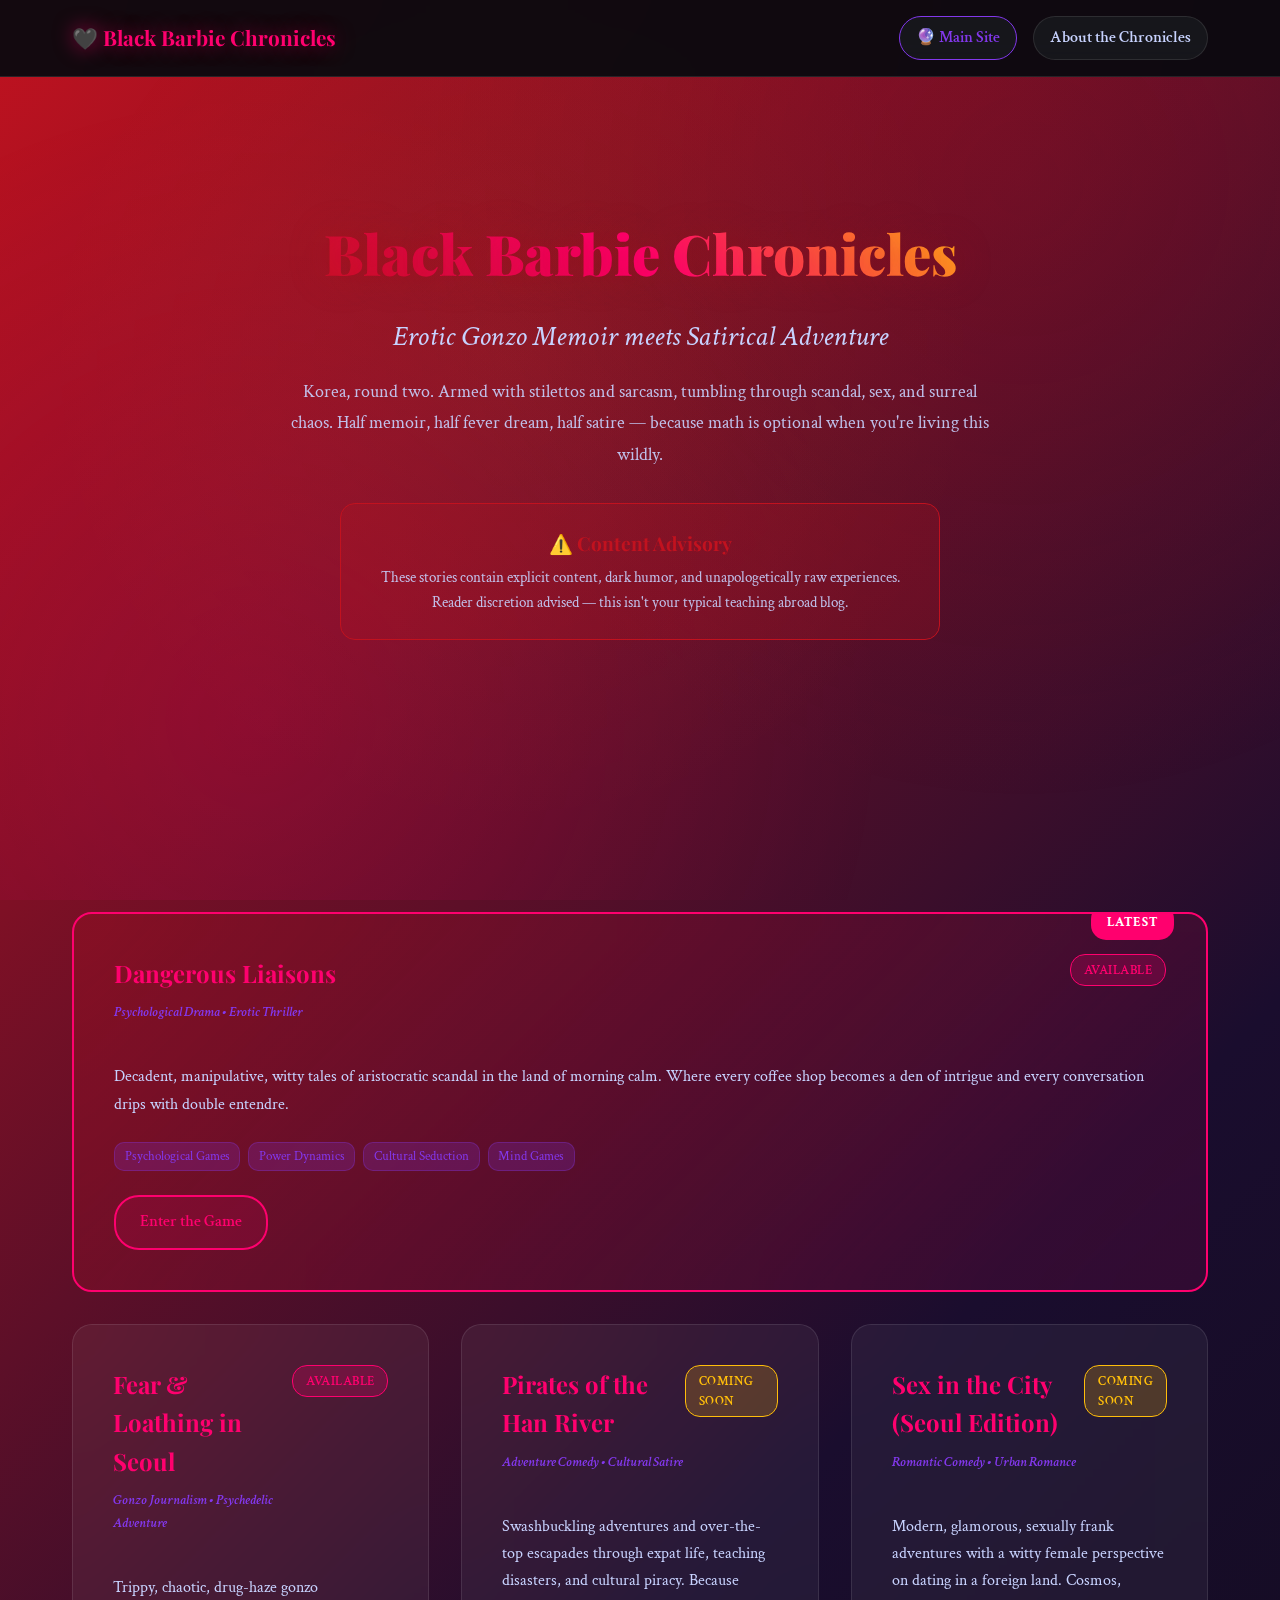
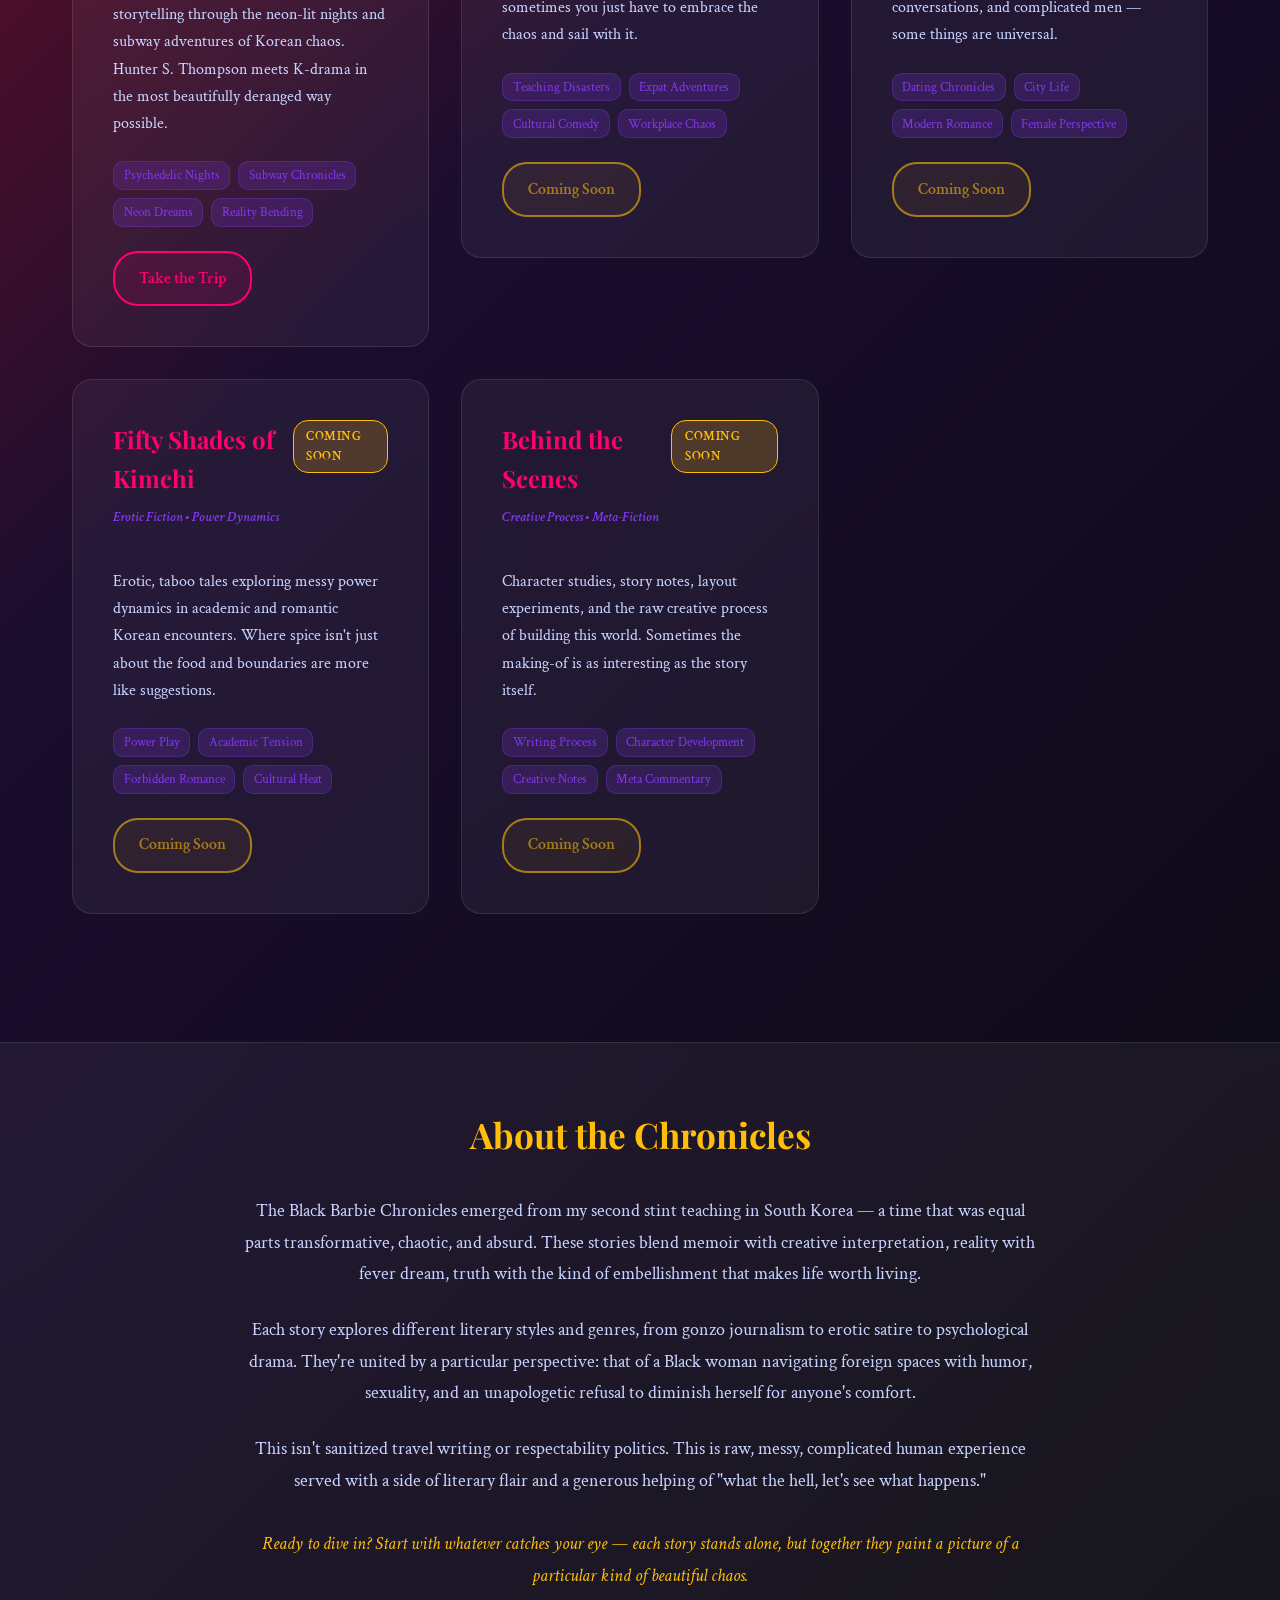
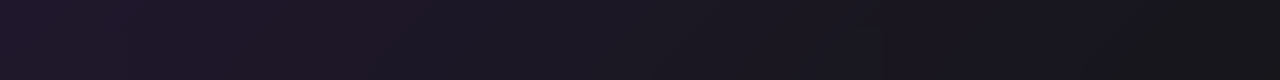
<file: index.html>
<!DOCTYPE html>
<html lang="en">
<head>
    <meta charset="UTF-8">
    <meta name="viewport" content="width=device-width, initial-scale=1.0">
    <title>Black Barbie Chronicles - The CodeWitch Chronicles</title>
    <link rel="preconnect" href="https://fonts.googleapis.com">
    <link rel="preconnect" href="https://fonts.gstatic.com" crossorigin>
    <link href="https://fonts.googleapis.com/css2?family=Crimson+Text:ital,wght@0,400;0,600;1,400&family=Playfair+Display:wght@400;700;900&family=JetBrains+Mono:wght@300;400;700&display=swap" rel="stylesheet">
    <link rel="stylesheet" href="chronicles-style.css">
</head>
<body>
    <!-- Navigation -->
    <nav class="main-nav">
        <div class="nav-container">
            <div class="logo">
                <h1>🖤 Black Barbie Chronicles</h1>
            </div>
            <div class="nav-actions">
                <a href="../index.html" class="back-link home-link">🔮 Main Site</a>
                <a href="#about" class="back-link">About the Chronicles</a>
            </div>
        </div>
    </nav>

    <!-- Hero Section -->
    <section class="hero">
        <div class="hero-content">
            <h1 class="hero-title">Black Barbie Chronicles</h1>
            <p class="hero-subtitle">Erotic Gonzo Memoir meets Satirical Adventure</p>
            <p class="hero-description">
                Korea, round two. Armed with stilettos and sarcasm, tumbling through scandal, sex, and surreal chaos. 
                Half memoir, half fever dream, half satire — because math is optional when you're living this wildly.
            </p>
            
            <div class="danger-warning">
                <h3>⚠️ Content Advisory</h3>
                <p>These stories contain explicit content, dark humor, and unapologetically raw experiences. Reader discretion advised — this isn't your typical teaching abroad blog.</p>
            </div>
        </div>
    </section>

    <!-- Stories Section -->
    <section class="stories-section">
        <div class="container">
            <div class="stories-grid">
                
                <!-- Featured Story -->
                <div class="story-card featured-story available">
                    <div class="featured-badge">Latest</div>
                    <div class="story-header">
                        <div>
                            <h3>Dangerous Liaisons</h3>
                            <div class="story-genre">Psychological Drama • Erotic Thriller</div>
                        </div>
                        <span class="story-status status-available">Available</span>
                    </div>
                    <p>Decadent, manipulative, witty tales of aristocratic scandal in the land of morning calm. Where every coffee shop becomes a den of intrigue and every conversation drips with double entendre.</p>
                    <div class="story-details">
                        <span class="detail-tag">Psychological Games</span>
                        <span class="detail-tag">Power Dynamics</span>
                        <span class="detail-tag">Cultural Seduction</span>
                        <span class="detail-tag">Mind Games</span>
                    </div>
                    <a href="dangerous-liaisons.html" class="card-link available">Enter the Game</a>
                </div>

                <!-- Available Story -->
                <div class="story-card available">
                    <div class="story-header">
                        <div>
                            <h3>Fear & Loathing in Seoul</h3>
                            <div class="story-genre">Gonzo Journalism • Psychedelic Adventure</div>
                        </div>
                        <span class="story-status status-available">Available</span>
                    </div>
                    <p>Trippy, chaotic, drug-haze gonzo storytelling through the neon-lit nights and subway adventures of Korean chaos. Hunter S. Thompson meets K-drama in the most beautifully deranged way possible.</p>
                    <div class="story-details">
                        <span class="detail-tag">Psychedelic Nights</span>
                        <span class="detail-tag">Subway Chronicles</span>
                        <span class="detail-tag">Neon Dreams</span>
                        <span class="detail-tag">Reality Bending</span>
                    </div>
                    <a href="fear-loathing.html" class="card-link available">Take the Trip</a>
                </div>

                <!-- Coming Soon Stories -->
                <div class="story-card">
                    <div class="story-header">
                        <div>
                            <h3>Pirates of the Han River</h3>
                            <div class="story-genre">Adventure Comedy • Cultural Satire</div>
                        </div>
                        <span class="story-status status-coming">Coming Soon</span>
                    </div>
                    <p>Swashbuckling adventures and over-the-top escapades through expat life, teaching disasters, and cultural piracy. Because sometimes you just have to embrace the chaos and sail with it.</p>
                    <div class="story-details">
                        <span class="detail-tag">Teaching Disasters</span>
                        <span class="detail-tag">Expat Adventures</span>
                        <span class="detail-tag">Cultural Comedy</span>
                        <span class="detail-tag">Workplace Chaos</span>
                    </div>
                    <a href="#" class="card-link disabled">Coming Soon</a>
                </div>

                <div class="story-card">
                    <div class="story-header">
                        <div>
                            <h3>Sex in the City (Seoul Edition)</h3>
                            <div class="story-genre">Romantic Comedy • Urban Romance</div>
                        </div>
                        <span class="story-status status-coming">Coming Soon</span>
                    </div>
                    <p>Modern, glamorous, sexually frank adventures with a witty female perspective on dating in a foreign land. Cosmos, conversations, and complicated men — some things are universal.</p>
                    <div class="story-details">
                        <span class="detail-tag">Dating Chronicles</span>
                        <span class="detail-tag">City Life</span>
                        <span class="detail-tag">Modern Romance</span>
                        <span class="detail-tag">Female Perspective</span>
                    </div>
                    <a href="#" class="card-link disabled">Coming Soon</a>
                </div>

                <div class="story-card">
                    <div class="story-header">
                        <div>
                            <h3>Fifty Shades of Kimchi</h3>
                            <div class="story-genre">Erotic Fiction • Power Dynamics</div>
                        </div>
                        <span class="story-status status-coming">Coming Soon</span>
                    </div>
                    <p>Erotic, taboo tales exploring messy power dynamics in academic and romantic Korean encounters. Where spice isn't just about the food and boundaries are more like suggestions.</p>
                    <div class="story-details">
                        <span class="detail-tag">Power Play</span>
                        <span class="detail-tag">Academic Tension</span>
                        <span class="detail-tag">Forbidden Romance</span>
                        <span class="detail-tag">Cultural Heat</span>
                    </div>
                    <a href="#" class="card-link disabled">Coming Soon</a>
                </div>

                <div class="story-card">
                    <div class="story-header">
                        <div>
                            <h3>Behind the Scenes</h3>
                            <div class="story-genre">Creative Process • Meta-Fiction</div>
                        </div>
                        <span class="story-status status-coming">Coming Soon</span>
                    </div>
                    <p>Character studies, story notes, layout experiments, and the raw creative process of building this world. Sometimes the making-of is as interesting as the story itself.</p>
                    <div class="story-details">
                        <span class="detail-tag">Writing Process</span>
                        <span class="detail-tag">Character Development</span>
                        <span class="detail-tag">Creative Notes</span>
                        <span class="detail-tag">Meta Commentary</span>
                    </div>
                    <a href="#" class="card-link disabled">Coming Soon</a>
                </div>

            </div>
        </div>
    </section>

    <!-- About Section -->
    <section id="about" class="about-chronicles">
        <div class="container">
            <div class="about-content">
                <h2>About the Chronicles</h2>
                <p>
                    The Black Barbie Chronicles emerged from my second stint teaching in South Korea — a time that was equal parts transformative, chaotic, and absurd. These stories blend memoir with creative interpretation, reality with fever dream, truth with the kind of embellishment that makes life worth living.
                </p>
                <p>
                    Each story explores different literary styles and genres, from gonzo journalism to erotic satire to psychological drama. They're united by a particular perspective: that of a Black woman navigating foreign spaces with humor, sexuality, and an unapologetic refusal to diminish herself for anyone's comfort.
                </p>
                <p>
                    This isn't sanitized travel writing or respectability politics. This is raw, messy, complicated human experience served with a side of literary flair and a generous helping of "what the hell, let's see what happens."
                </p>
                <p style="font-style: italic; color: var(--gold); margin-top: 2rem;">
                    Ready to dive in? Start with whatever catches your eye — each story stands alone, but together they paint a picture of a particular kind of beautiful chaos.
                </p>
            </div>
        </div>
    </section>

    <script>
        // Smooth scrolling for internal links
        document.querySelectorAll('a[href^="#"]').forEach(anchor => {
            anchor.addEventListener('click', function (e) {
                e.preventDefault();
                const target = document.querySelector(this.getAttribute('href'));
                if (target) {
                    target.scrollIntoView({
                        behavior: 'smooth',
                        block: 'start'
                    });
                }
            });
        });

        // Add sparkle effects to available story cards
        document.querySelectorAll('.story-card.available').forEach(card => {
            card.addEventListener('mouseenter', function() {
                for (let i = 0; i < 5; i++) {
                    setTimeout(() => {
                        const sparkle = document.createElement('div');
                        sparkle.classList.add('sparkle');
                        sparkle.style.left = Math.random() * 100 + '%';
                        sparkle.style.top = Math.random() * 100 + '%';
                        sparkle.style.animationDelay = Math.random() * 2 + 's';
                        this.appendChild(sparkle);
                        
                        setTimeout(() => sparkle.remove(), 2000);
                    }, i * 100);
                }
            });
        });

        // Parallax effect for background
        window.addEventListener('scroll', () => {
            const scrolled = window.pageYOffset;
            const rate = scrolled * -0.3;
            document.body.style.backgroundPosition = `center ${rate}px`;
        });

        // Dynamic navbar on scroll
        window.addEventListener('scroll', () => {
            const nav = document.querySelector('.main-nav');
            if (window.scrollY > 50) {
                nav.style.background = 'rgba(10, 10, 15, 0.98)';
            } else {
                nav.style.background = 'rgba(10, 10, 15, 0.95)';
            }
        });

        // Prevent clicks on disabled links
        document.querySelectorAll('.card-link.disabled').forEach(link => {
            link.addEventListener('click', function(e) {
                e.preventDefault();
                
                // Add a subtle shake animation to indicate it's disabled
                this.style.animation = 'shake 0.5s ease-in-out';
                setTimeout(() => {
                    this.style.animation = '';
                }, 500);
            });
        });

        // Add shake animation
        const shakeStyle = document.createElement('style');
        shakeStyle.textContent = `
            @keyframes shake {
                0%, 100% { transform: translateX(0); }
                25% { transform: translateX(-5px); }
                75% { transform: translateX(5px); }
            }
        `;
        document.head.appendChild(shakeStyle);
    </script>
</body>
</html>
</file>
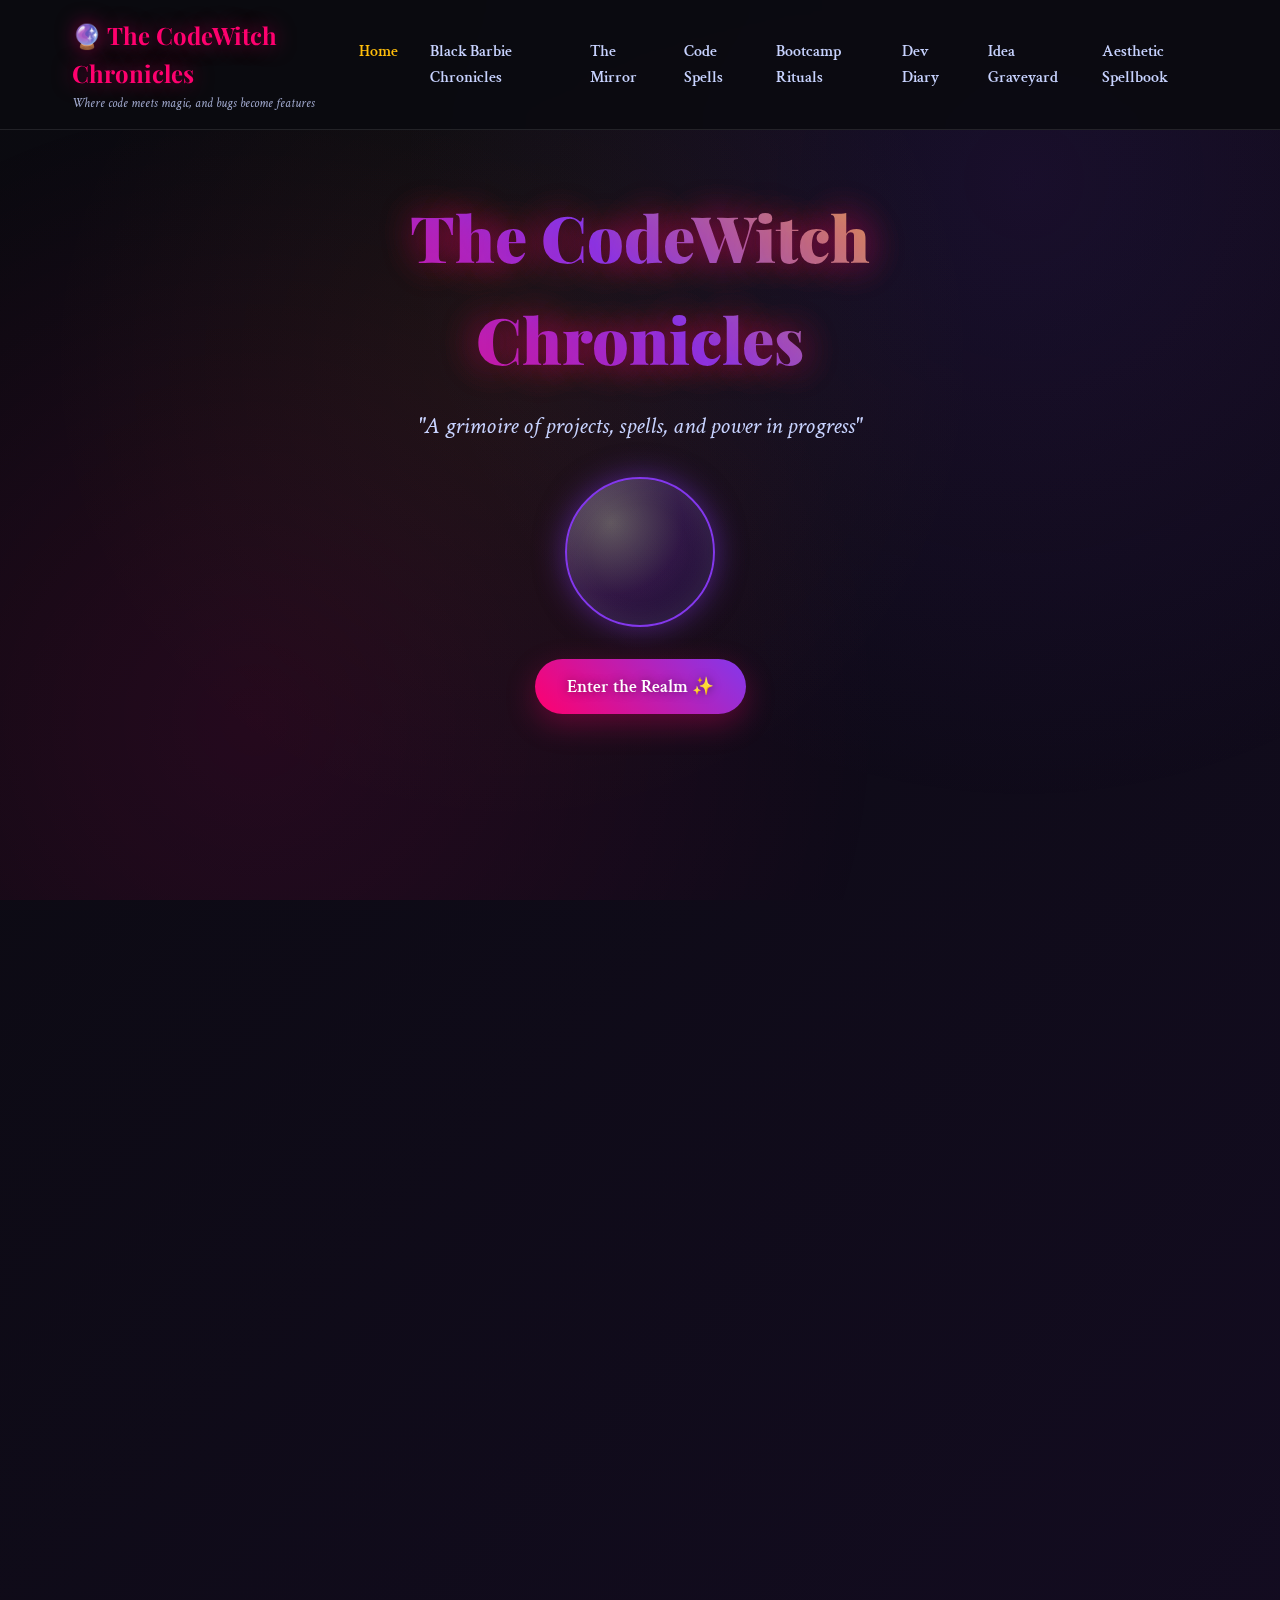
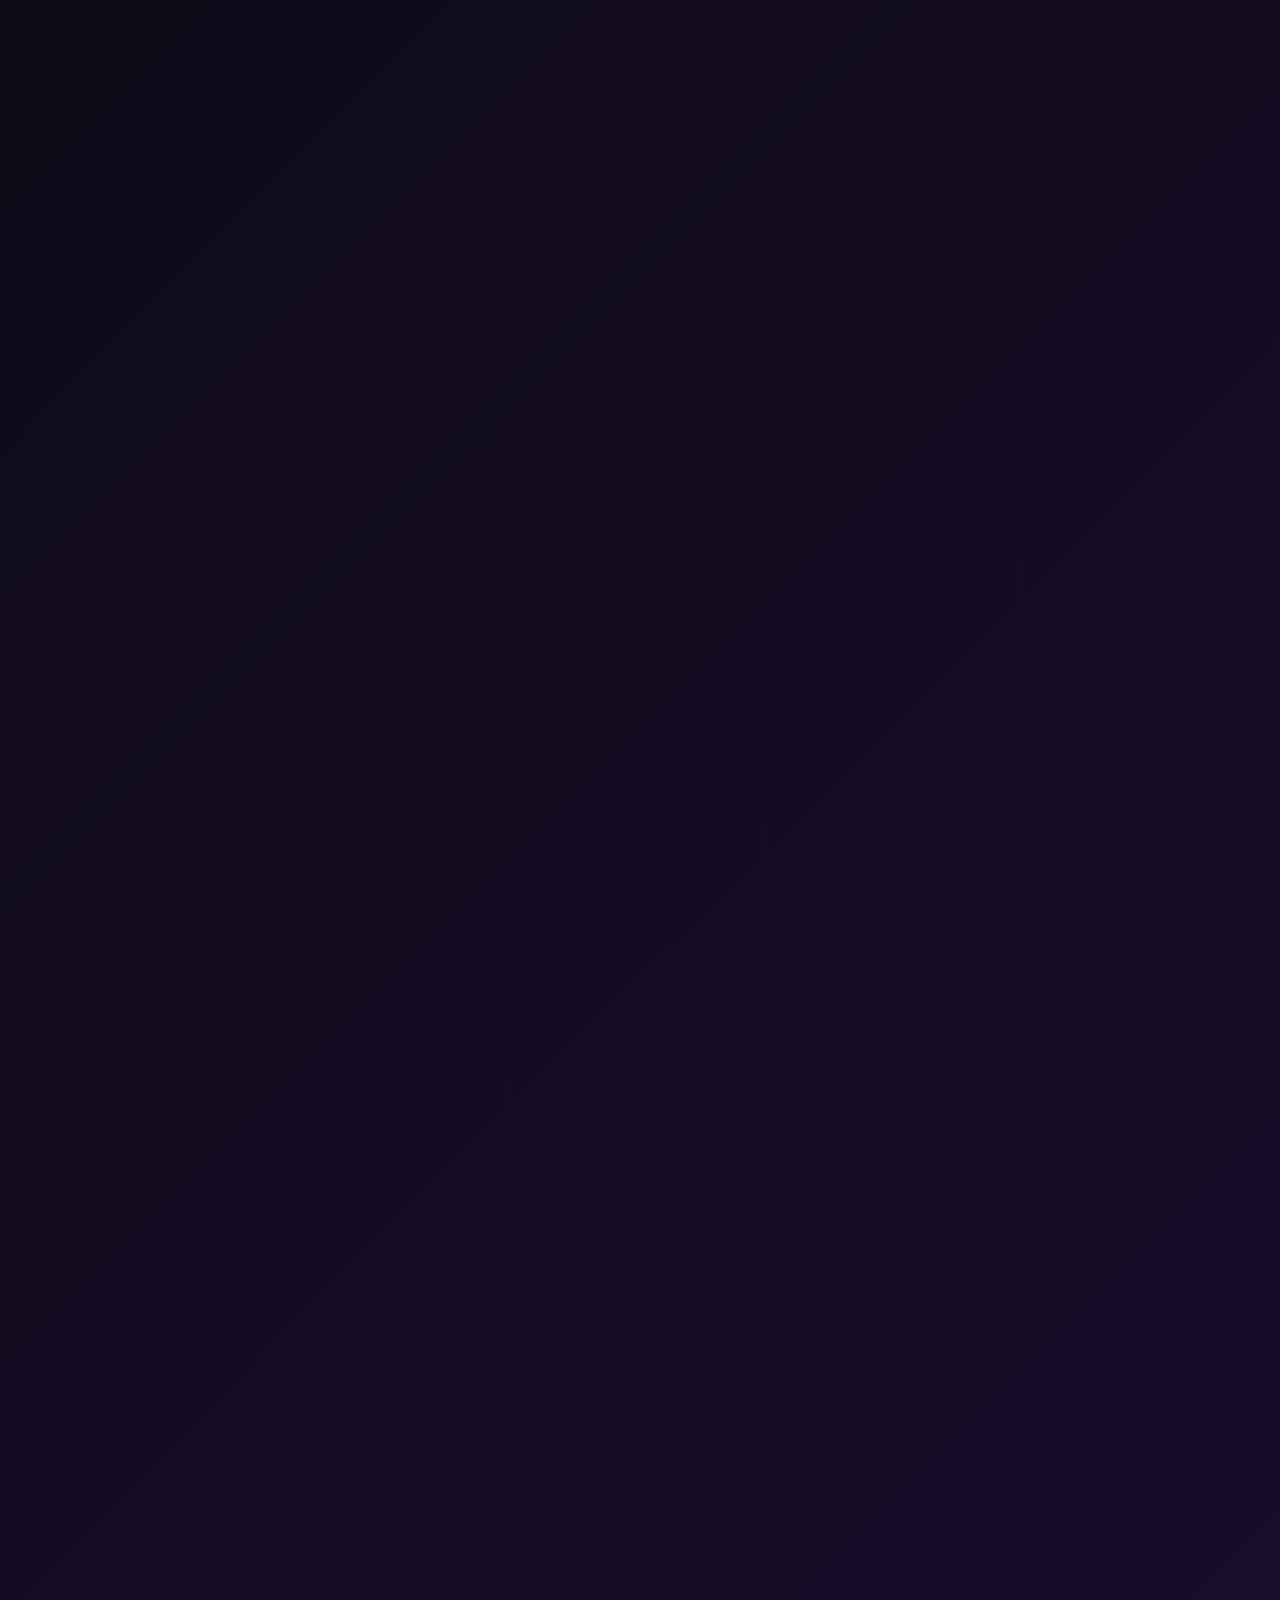
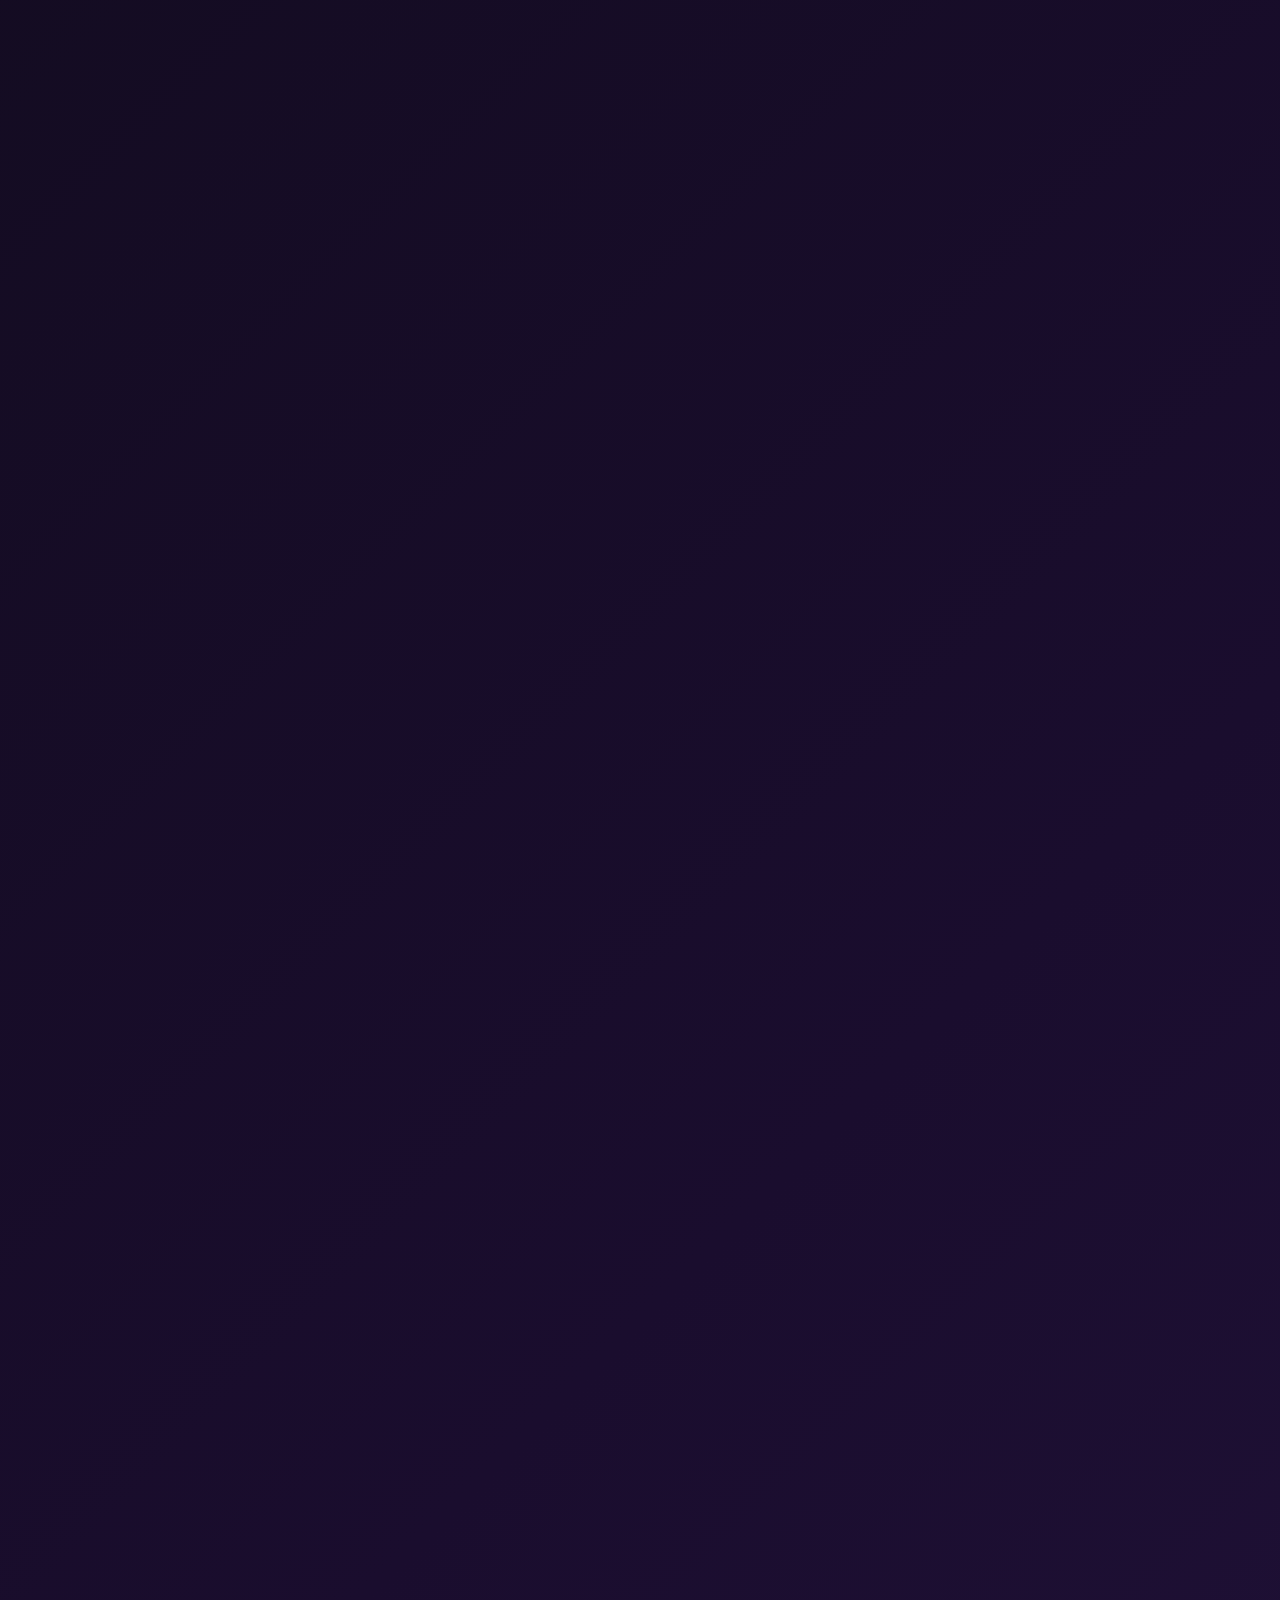
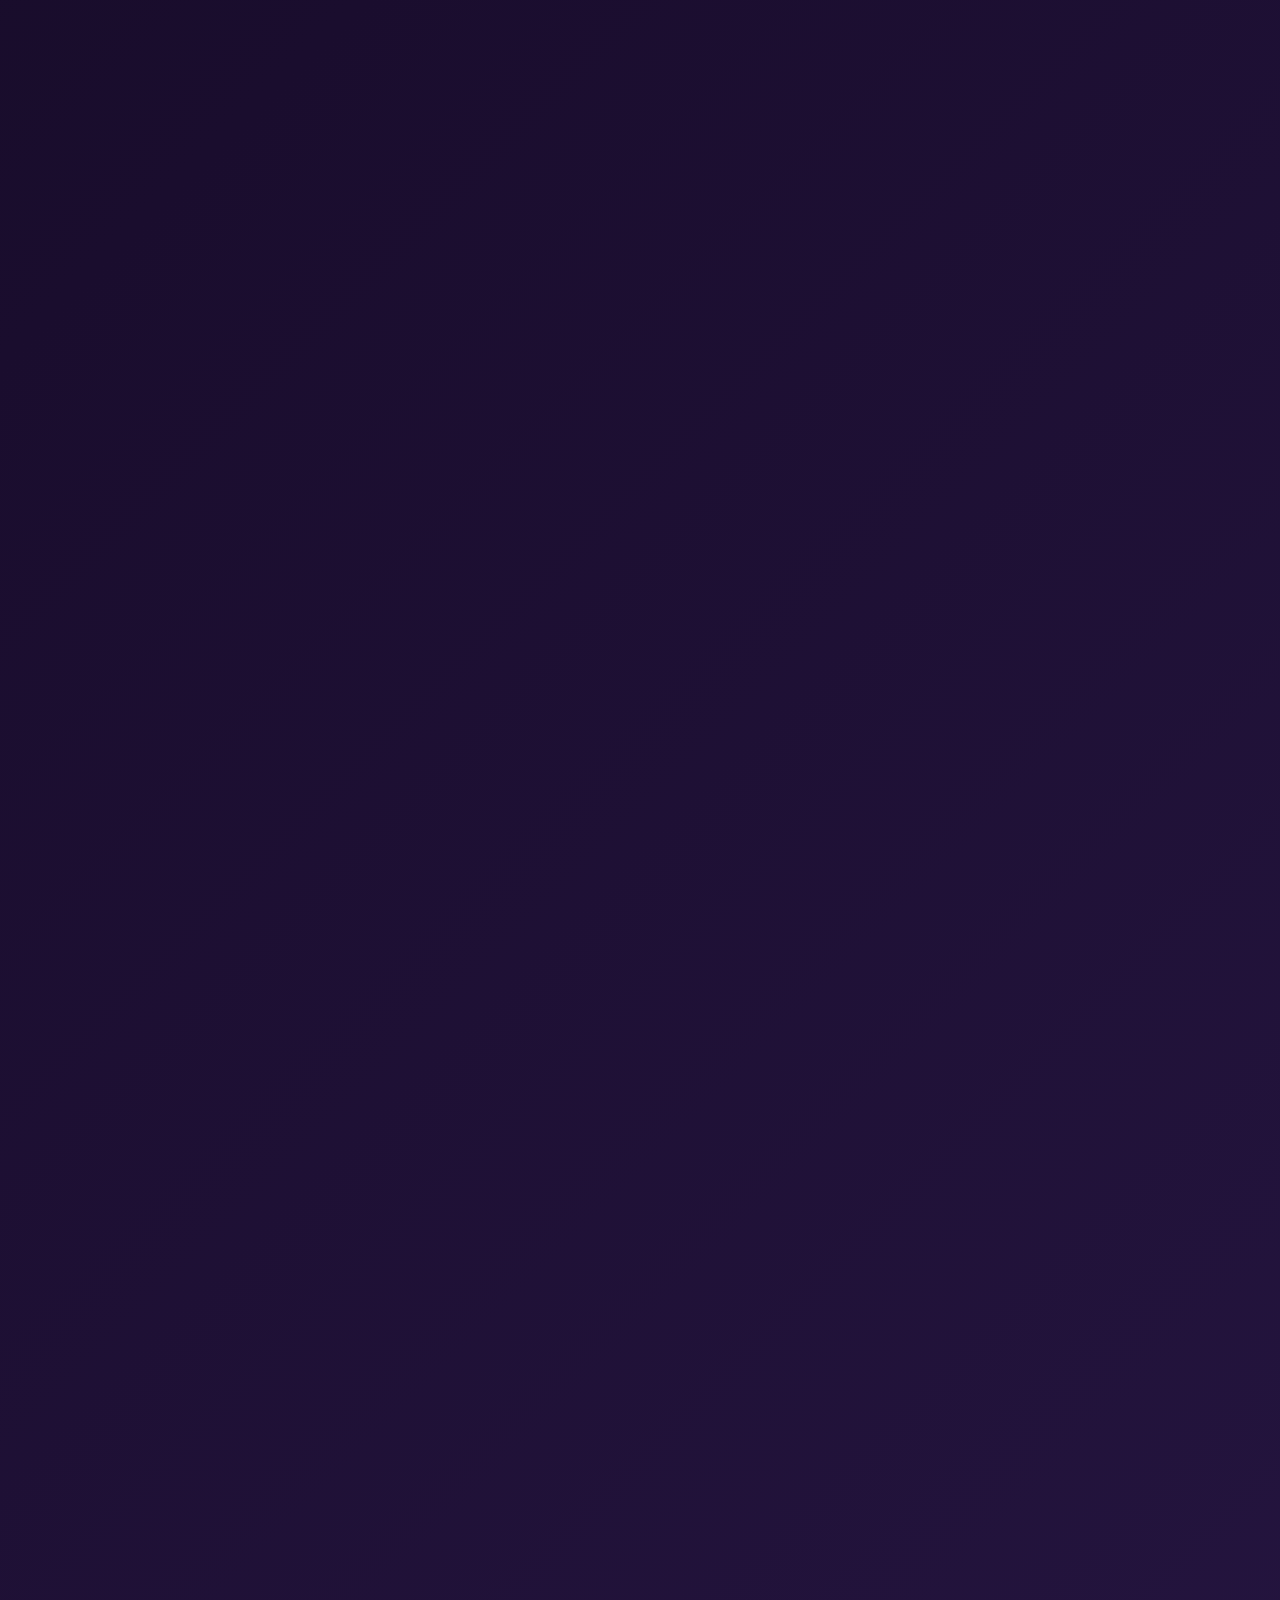
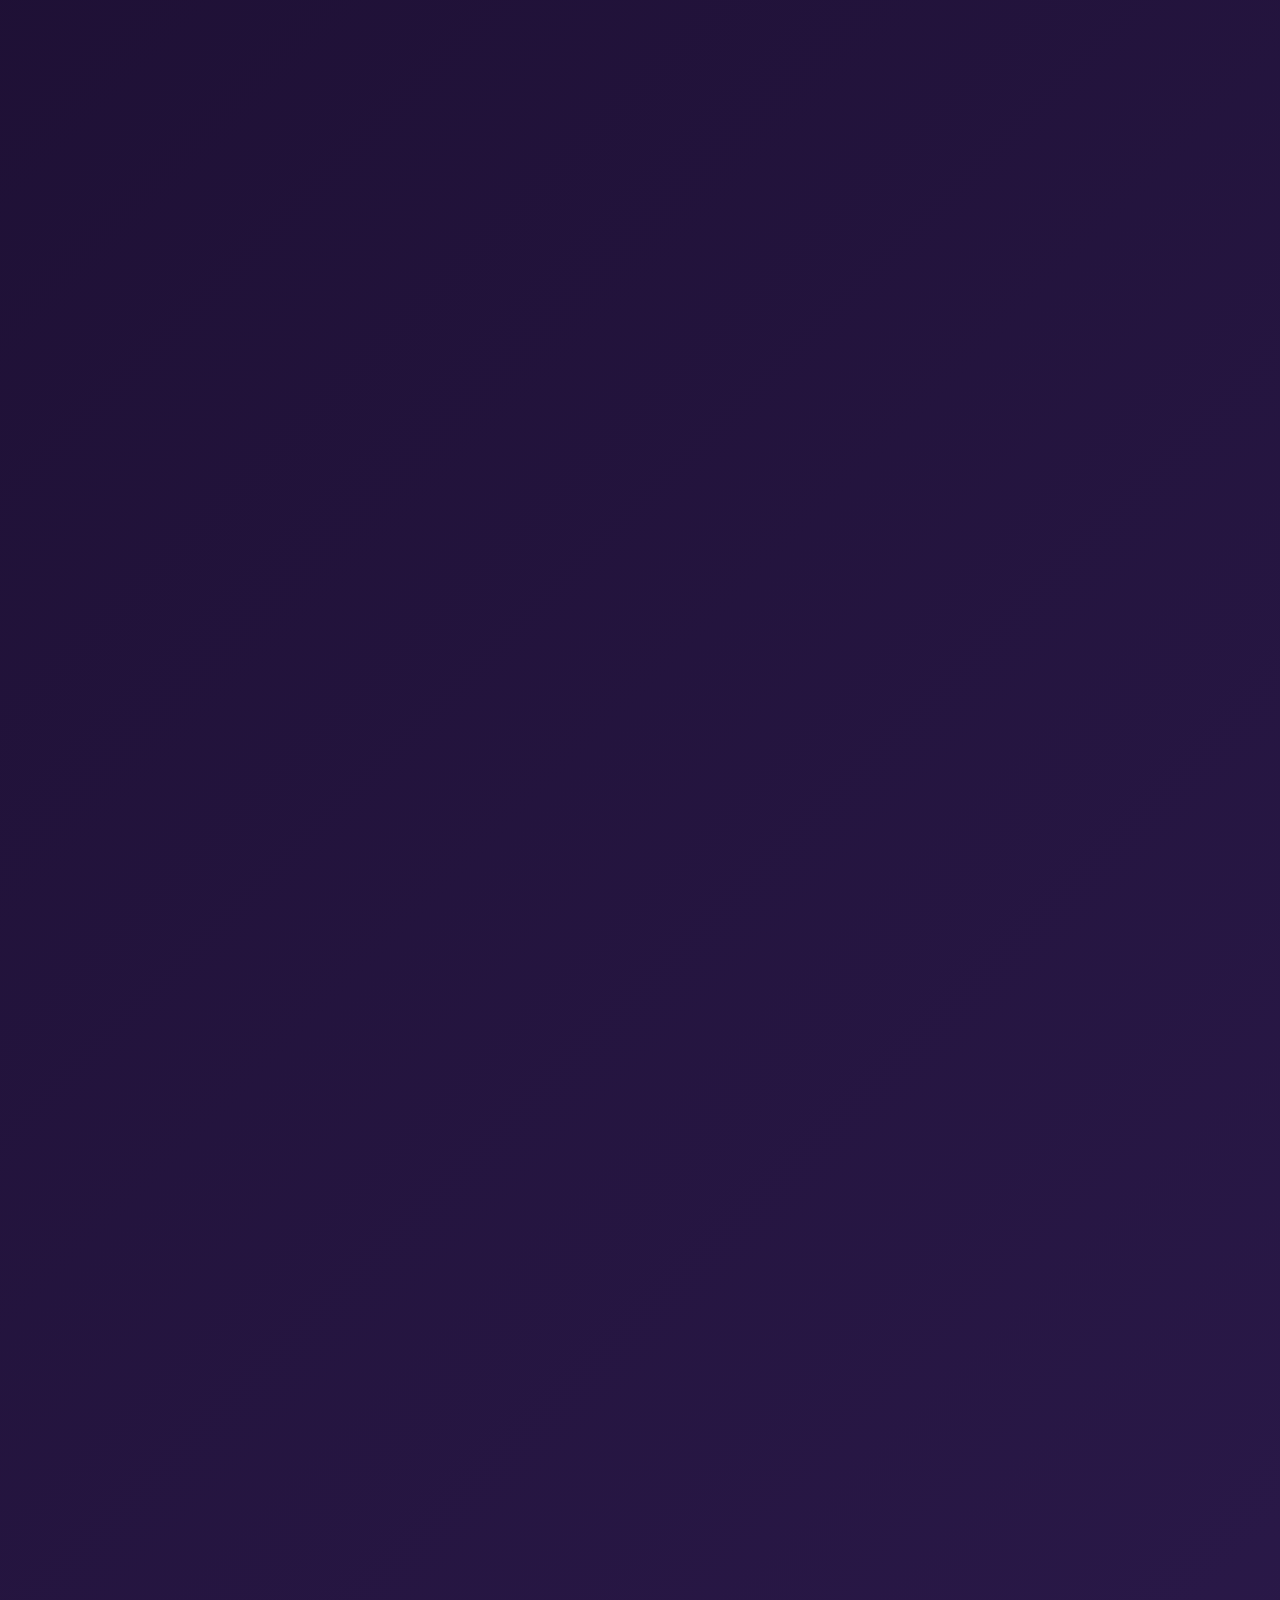
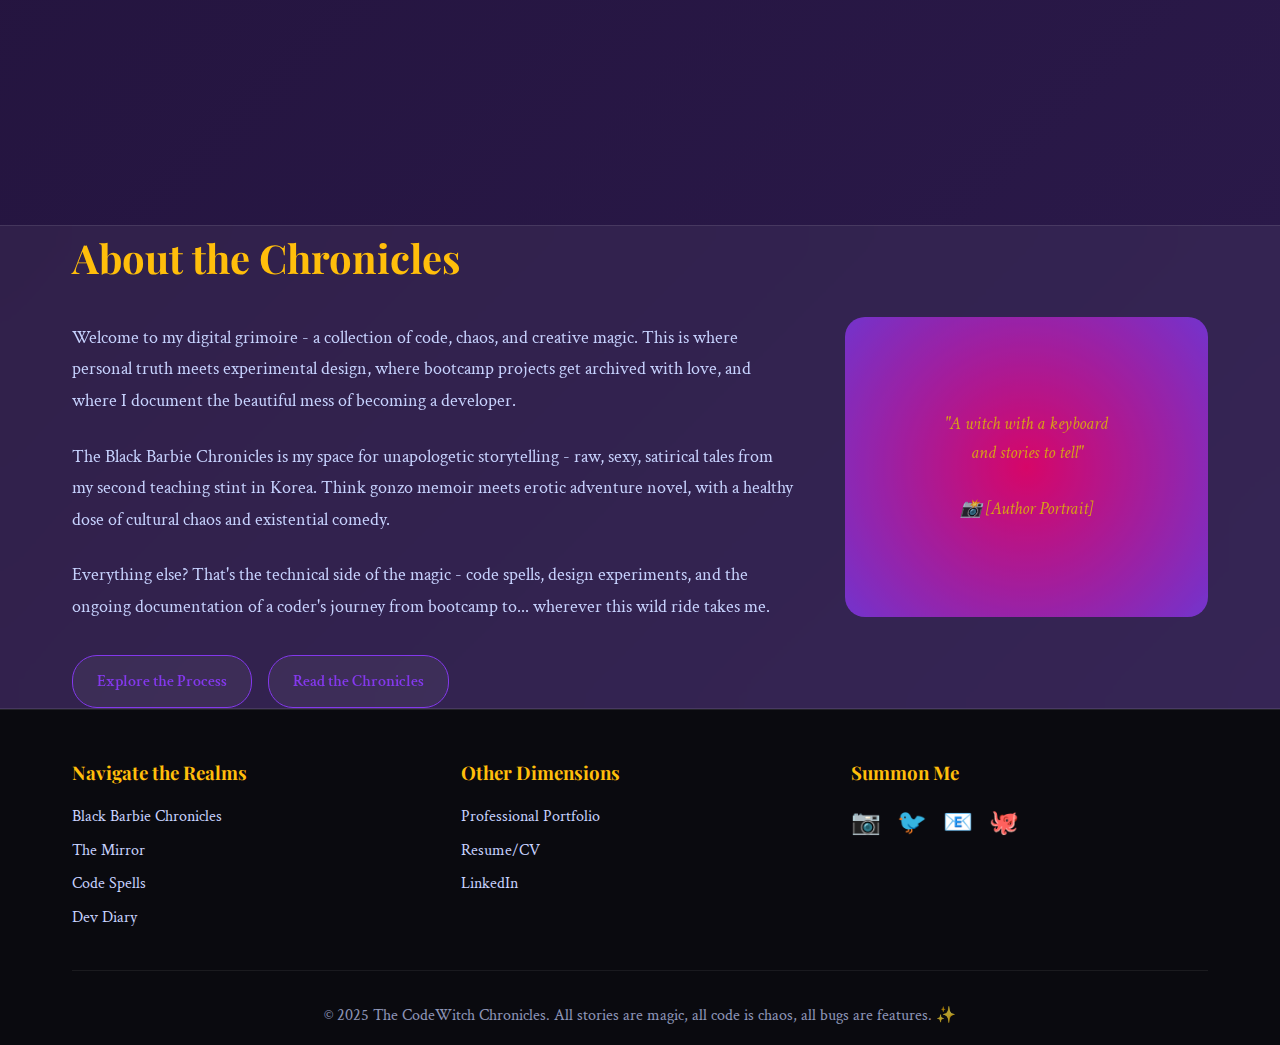
<file: Index.html>
<!DOCTYPE html>
<html lang="en">
<head>
    <meta charset="UTF-8">
    <meta name="viewport" content="width=device-width, initial-scale=1.0">
    <title>The CodeWitch Chronicles</title>
    <link rel="preconnect" href="https://fonts.googleapis.com">
    <link rel="preconnect" href="https://fonts.gstatic.com" crossorigin>
    <link href="https://fonts.googleapis.com/css2?family=Crimson+Text:ital,wght@0,400;0,600;1,400&family=Playfair+Display:wght@400;700;900&family=JetBrains+Mono:wght@300;400;700&display=swap" rel="stylesheet">
    <style>
        * {
            margin: 0;
            padding: 0;
            box-sizing: border-box;
        }

        :root {
            --midnight: #0a0a0f;
            --deep-purple: #1a0d2e;
            --witch-purple: #2d1b4e;
            --neon-pink: #ff006e;
            --electric-blue: #8338ec;
            --gold: #ffbe0b;
            --silver: #c7d2fe;
            --blood: #c1121f;
            --smoke: rgba(255, 255, 255, 0.1);
            --glass: rgba(255, 255, 255, 0.05);
        }

        body {
            font-family: 'Crimson Text', serif;
            background: linear-gradient(135deg, var(--midnight) 0%, var(--deep-purple) 50%, var(--witch-purple) 100%);
            color: var(--silver);
            line-height: 1.6;
            overflow-x: hidden;
            min-height: 100vh;
        }

        /* Magical background effects */
        body::before {
            content: '';
            position: fixed;
            top: 0;
            left: 0;
            width: 100%;
            height: 100%;
            background: 
                radial-gradient(circle at 20% 80%, rgba(255, 0, 110, 0.1) 0%, transparent 50%),
                radial-gradient(circle at 80% 20%, rgba(131, 56, 236, 0.1) 0%, transparent 50%),
                radial-gradient(circle at 40% 40%, rgba(255, 190, 11, 0.05) 0%, transparent 50%);
            pointer-events: none;
            z-index: -1;
        }

        /* Navigation */
        .main-nav {
            position: fixed;
            top: 0;
            width: 100%;
            background: rgba(10, 10, 15, 0.9);
            backdrop-filter: blur(20px);
            border-bottom: 1px solid var(--smoke);
            z-index: 1000;
            padding: 1rem 0;
        }

        .nav-container {
            max-width: 1200px;
            margin: 0 auto;
            padding: 0 2rem;
            display: flex;
            justify-content: space-between;
            align-items: center;
        }

        .logo h1 {
            font-family: 'Playfair Display', serif;
            font-size: 1.5rem;
            color: var(--neon-pink);
            text-shadow: 0 0 20px rgba(255, 0, 110, 0.5);
        }

        .tagline {
            font-size: 0.8rem;
            color: var(--silver);
            opacity: 0.8;
            font-style: italic;
        }

        .nav-menu {
            display: flex;
            list-style: none;
            gap: 2rem;
        }

        .nav-link {
            color: var(--silver);
            text-decoration: none;
            transition: all 0.3s ease;
            position: relative;
            font-weight: 600;
        }

        .nav-link:hover {
            color: var(--neon-pink);
            text-shadow: 0 0 10px rgba(255, 0, 110, 0.5);
        }

        .nav-link.active {
            color: var(--gold);
        }

        /* Hero Section */
        .hero {
            height: 100vh;
            display: flex;
            align-items: center;
            justify-content: center;
            text-align: center;
            position: relative;
            overflow: hidden;
        }

        .hero-content {
            z-index: 2;
            max-width: 800px;
            padding: 2rem;
        }

        .hero-title {
            font-family: 'Playfair Display', serif;
            font-size: 4rem;
            font-weight: 900;
            background: linear-gradient(45deg, var(--neon-pink), var(--electric-blue), var(--gold));
            background-clip: text;
            -webkit-background-clip: text;
            -webkit-text-fill-color: transparent;
            margin-bottom: 1rem;
            text-shadow: 0 0 40px rgba(255, 0, 110, 0.3);
            animation: glow 3s ease-in-out infinite alternate;
        }

        @keyframes glow {
            from { filter: brightness(1); }
            to { filter: brightness(1.2); }
        }

        .hero-subtitle {
            font-size: 1.5rem;
            color: var(--silver);
            margin-bottom: 2rem;
            font-style: italic;
        }

        .crystal-ball {
            width: 150px;
            height: 150px;
            margin: 2rem auto;
            background: radial-gradient(circle at 30% 30%, rgba(255, 255, 255, 0.3), rgba(131, 56, 236, 0.2), var(--deep-purple));
            border-radius: 50%;
            border: 2px solid var(--electric-blue);
            box-shadow: 
                0 0 30px rgba(131, 56, 236, 0.5),
                inset 0 0 30px rgba(255, 255, 255, 0.1);
            animation: float 4s ease-in-out infinite;
        }

        @keyframes float {
            0%, 100% { transform: translateY(0px); }
            50% { transform: translateY(-20px); }
        }

        .spell-button {
            background: linear-gradient(45deg, var(--neon-pink), var(--electric-blue));
            border: none;
            padding: 1rem 2rem;
            font-size: 1.1rem;
            color: white;
            border-radius: 50px;
            cursor: pointer;
            transition: all 0.3s ease;
            font-family: 'Crimson Text', serif;
            font-weight: 600;
            text-shadow: 0 0 10px rgba(0, 0, 0, 0.5);
            box-shadow: 0 10px 30px rgba(255, 0, 110, 0.3);
        }

        .spell-button:hover {
            transform: translateY(-5px);
            box-shadow: 0 15px 40px rgba(255, 0, 110, 0.5);
        }

        /* Section Styles */
        .section {
            padding: 6rem 0;
            position: relative;
        }

        .container {
            max-width: 1200px;
            margin: 0 auto;
            padding: 0 2rem;
        }

        .section-title {
            font-family: 'Playfair Display', serif;
            font-size: 2.5rem;
            color: var(--gold);
            text-align: center;
            margin-bottom: 1rem;
            text-shadow: 0 0 20px rgba(255, 190, 11, 0.3);
        }

        .section-icon {
            font-size: 3rem;
            display: block;
            margin-bottom: 1rem;
        }

        .section-description {
            text-align: center;
            font-size: 1.2rem;
            color: var(--silver);
            margin-bottom: 3rem;
            max-width: 600px;
            margin-left: auto;
            margin-right: auto;
            font-style: italic;
        }

        /* Card Grid */
        .spell-grid {
            display: grid;
            grid-template-columns: repeat(auto-fit, minmax(300px, 1fr));
            gap: 2rem;
            margin-top: 3rem;
        }

        .spell-card {
            background: var(--glass);
            backdrop-filter: blur(20px);
            border: 1px solid var(--smoke);
            border-radius: 20px;
            padding: 2rem;
            transition: all 0.3s ease;
            position: relative;
            overflow: hidden;
        }

        .spell-card::before {
            content: '';
            position: absolute;
            top: 0;
            left: 0;
            width: 100%;
            height: 2px;
            background: linear-gradient(90deg, var(--neon-pink), var(--electric-blue), var(--gold));
            opacity: 0;
            transition: opacity 0.3s ease;
        }

        .spell-card:hover::before {
            opacity: 1;
        }

        .spell-card:hover {
            transform: translateY(-10px);
            box-shadow: 0 20px 40px rgba(0, 0, 0, 0.3);
            border-color: var(--electric-blue);
        }

        .spell-card h3 {
            font-family: 'Playfair Display', serif;
            font-size: 1.4rem;
            color: var(--neon-pink);
            margin-bottom: 1rem;
        }

        .spell-card p {
            color: var(--silver);
            margin-bottom: 1.5rem;
            line-height: 1.6;
        }

        .card-link {
            color: var(--electric-blue);
            text-decoration: none;
            font-weight: 600;
            transition: all 0.3s ease;
            position: relative;
        }

        .card-link:hover {
            color: var(--gold);
            text-shadow: 0 0 10px rgba(255, 190, 11, 0.5);
        }

        /* Special styling for Black Barbie Chronicles */
        .black-barbie {
            background: linear-gradient(135deg, var(--deep-purple), var(--midnight));
            border: 2px solid var(--neon-pink);
        }

        .black-barbie .section-title {
            background: linear-gradient(45deg, var(--neon-pink), var(--gold));
            background-clip: text;
            -webkit-background-clip: text;
            -webkit-text-fill-color: transparent;
        }

        /* Timeline for Mirror section */
        .timeline {
            position: relative;
            max-width: 800px;
            margin: 0 auto;
        }

        .timeline::before {
            content: '';
            position: absolute;
            left: 50%;
            top: 0;
            bottom: 0;
            width: 2px;
            background: linear-gradient(to bottom, var(--neon-pink), var(--electric-blue), var(--gold));
            transform: translateX(-50%);
        }

        .timeline-item {
            position: relative;
            margin: 3rem 0;
            padding: 2rem;
            background: var(--glass);
            backdrop-filter: blur(20px);
            border-radius: 15px;
            border: 1px solid var(--smoke);
            width: 45%;
        }

        .timeline-item:nth-child(odd) {
            left: 0;
        }

        .timeline-item:nth-child(even) {
            left: 55%;
        }

        .timeline-dot {
            position: absolute;
            width: 20px;
            height: 20px;
            background: var(--neon-pink);
            border-radius: 50%;
            top: 2rem;
            box-shadow: 0 0 20px rgba(255, 0, 110, 0.5);
        }

        .timeline-item:nth-child(odd) .timeline-dot {
            right: -60px;
        }

        .timeline-item:nth-child(even) .timeline-dot {
            left: -60px;
        }

        /* About Section */
        .about-section {
            background: var(--glass);
            backdrop-filter: blur(20px);
            border-top: 1px solid var(--smoke);
            border-bottom: 1px solid var(--smoke);
        }

        .about-content {
            display: grid;
            grid-template-columns: 2fr 1fr;
            gap: 3rem;
            align-items: center;
        }

        .about-text h2 {
            font-family: 'Playfair Display', serif;
            font-size: 2.5rem;
            color: var(--gold);
            margin-bottom: 2rem;
        }

        .about-text p {
            margin-bottom: 1.5rem;
            font-size: 1.1rem;
            line-height: 1.8;
        }

        .about-links {
            display: flex;
            gap: 1rem;
            margin-top: 2rem;
        }

        .about-link {
            background: var(--glass);
            border: 1px solid var(--electric-blue);
            padding: 0.8rem 1.5rem;
            color: var(--electric-blue);
            text-decoration: none;
            border-radius: 25px;
            transition: all 0.3s ease;
            font-weight: 600;
        }

        .about-link:hover {
            background: var(--electric-blue);
            color: white;
            box-shadow: 0 10px 30px rgba(131, 56, 236, 0.3);
            transform: translateY(-3px);
        }

        .about-visual {
            height: 300px;
            background: radial-gradient(circle, var(--neon-pink), var(--electric-blue));
            border-radius: 20px;
            display: flex;
            align-items: center;
            justify-content: center;
            font-size: 1.2rem;
            color: white;
            font-style: italic;
            opacity: 0.8;
        }

        /* Footer */
        .site-footer {
            background: var(--midnight);
            border-top: 1px solid var(--smoke);
            padding: 3rem 0 1rem;
        }

        .footer-content {
            display: grid;
            grid-template-columns: repeat(auto-fit, minmax(250px, 1fr));
            gap: 2rem;
            margin-bottom: 2rem;
        }

        .footer-section h3 {
            color: var(--gold);
            margin-bottom: 1rem;
            font-family: 'Playfair Display', serif;
        }

        .footer-section ul {
            list-style: none;
        }

        .footer-section li {
            margin-bottom: 0.5rem;
        }

        .footer-section a {
            color: var(--silver);
            text-decoration: none;
            transition: color 0.3s ease;
        }

        .footer-section a:hover {
            color: var(--neon-pink);
        }

        .social-links {
            display: flex;
            gap: 1rem;
        }

        .social-links a {
            font-size: 1.5rem;
            transition: transform 0.3s ease;
        }

        .social-links a:hover {
            transform: scale(1.2);
        }

        .footer-bottom {
            text-align: center;
            padding-top: 2rem;
            border-top: 1px solid var(--smoke);
            color: var(--silver);
            opacity: 0.7;
        }

        /* Mobile Responsiveness */
        @media (max-width: 768px) {
            .nav-menu {
                display: none;
            }

            .hero-title {
                font-size: 2.5rem;
            }

            .about-content {
                grid-template-columns: 1fr;
            }

            .timeline::before {
                left: 20px;
            }

            .timeline-item {
                width: calc(100% - 50px);
                left: 50px !important;
            }

            .timeline-dot {
                left: -35px !important;
            }
        }

        /* Specific section theming */
        .black-barbie-section {
            background: linear-gradient(135deg, var(--blood) 0%, var(--deep-purple) 100%);
            position: relative;
        }

        .black-barbie-section::before {
            content: '';
            position: absolute;
            top: 0;
            left: 0;
            width: 100%;
            height: 100%;
            background: url('data:image/svg+xml,<svg xmlns="http://www.w3.org/2000/svg" viewBox="0 0 100 100"><defs><pattern id="sparkles" patternUnits="userSpaceOnUse" width="100" height="100"><circle cx="20" cy="20" r="1" fill="rgba(255,190,11,0.3)"/><circle cx="80" cy="80" r="0.5" fill="rgba(255,0,110,0.2)"/><circle cx="50" cy="10" r="0.8" fill="rgba(131,56,236,0.2)"/></pattern></defs><rect width="100" height="100" fill="url(%23sparkles)"/></svg>');
            opacity: 0.5;
            pointer-events: none;
        }

        .dangerous-vibe {
            background: linear-gradient(135deg, var(--midnight), var(--witch-purple));
        }

        .code-magic {
            background: linear-gradient(135deg, var(--deep-purple), var(--midnight));
        }

        /* Special hover effects */
        .spell-card.chronicles-card:hover {
            background: linear-gradient(135deg, rgba(193, 18, 31, 0.2), rgba(45, 27, 78, 0.3));
            border-color: var(--blood);
            box-shadow: 0 20px 40px rgba(193, 18, 31, 0.3);
        }

        .spell-card.mirror-card:hover {
            background: linear-gradient(135deg, rgba(131, 56, 236, 0.2), rgba(255, 190, 11, 0.1));
            border-color: var(--electric-blue);
        }

        /* Scrolling effects */
        .section {
            opacity: 0;
            transform: translateY(50px);
            transition: all 0.8s ease;
        }

        .section.visible {
            opacity: 1;
            transform: translateY(0);
        }

        /* Glitch effect for special elements */
        .glitch {
            position: relative;
        }

        .glitch::before,
        .glitch::after {
            content: attr(data-text);
            position: absolute;
            top: 0;
            left: 0;
            width: 100%;
            height: 100%;
        }

        .glitch::before {
            animation: glitch-1 0.5s infinite;
            color: var(--neon-pink);
            z-index: -1;
        }

        .glitch::after {
            animation: glitch-2 0.5s infinite;
            color: var(--electric-blue);
            z-index: -2;
        }

        @keyframes glitch-1 {
            0%, 14%, 15%, 49%, 50%, 99%, 100% { transform: translate(0); }
            15%, 49% { transform: translate(-2px, 2px); }
        }

        @keyframes glitch-2 {
            0%, 20%, 21%, 62%, 63%, 99%, 100% { transform: translate(0); }
            21%, 62% { transform: translate(2px, -2px); }
        }
    </style>
</head>
<body>
    <!-- Navigation -->
    <nav class="main-nav">
        <div class="nav-container">
            <div class="logo">
                <h1>🔮 The CodeWitch Chronicles</h1>
                <p class="tagline">Where code meets magic, and bugs become features</p>
            </div>
            <ul class="nav-menu">
                <li><a href="#home" class="nav-link active">Home</a></li>
                <li><a href="#black-barbie" class="nav-link">Black Barbie Chronicles</a></li>
                <li><a href="#mirror" class="nav-link">The Mirror</a></li>
                <li><a href="#spells" class="nav-link">Code Spells</a></li>
                <li><a href="#rituals" class="nav-link">Bootcamp Rituals</a></li>
                <li><a href="#diary" class="nav-link">Dev Diary</a></li>
                <li><a href="#graveyard" class="nav-link">Idea Graveyard</a></li>
                <li><a href="#aesthetics" class="nav-link">Aesthetic Spellbook</a></li>
            </ul>
        </div>
    </nav>

    <!-- Hero Section -->
    <section id="home" class="hero">
        <div class="hero-content">
            <h2 class="hero-title glitch" data-text="The CodeWitch Chronicles">The CodeWitch Chronicles</h2>
            <p class="hero-subtitle">"A grimoire of projects, spells, and power in progress"</p>
            <div class="crystal-ball"></div>
            <div class="hero-actions">
                <button class="spell-button" onclick="document.getElementById('black-barbie').scrollIntoView({behavior: 'smooth'})">Enter the Realm ✨</button>
            </div>
        </div>
    </section>

    <!-- Black Barbie Chronicles Section -->
    <section id="black-barbie" class="section black-barbie-section">
        <div class="container">
            <h2 class="section-title">
                <span class="section-icon">🖤</span>
                Black Barbie Chronicles
            </h2>
            <p class="section-description">
                <strong>Erotic Gonzo Memoir meets Satirical Adventure.</strong><br>
                Korea, round two. Armed with stilettos and sarcasm, tumbling through scandal, sex, and surreal chaos—half memoir, half fever dream, half satire.
            </p>
            
            <div class="spell-grid">
                <div class="spell-card chronicles-card">
                    <h3>Dangerous Liaisons 💋</h3>
                    <p>Decadent, manipulative, witty tales of aristocratic scandal in the land of morning calm. Where every coffee shop becomes a den of intrigue.</p>
                    <a href="chronicles/dangerous-liaisons.html" class="card-link">Enter the Game</a>
                </div>
                <div class="spell-card chronicles-card">
                    <h3>Fear & Loathing in Seoul 🍸</h3>
                    <p>Trippy, chaotic, drug-haze gonzo storytelling through the neon-lit nights and subway adventures of Korean chaos.</p>
                    <a href="chronicles/fear-loathing.html" class="card-link">Take the Trip</a>
                </div>
                <div class="spell-card chronicles-card">
                    <h3>Pirates of the Han River ⚔️</h3>
                    <p>Swashbuckling adventures and over-the-top escapades through expat life, teaching disasters, and cultural piracy.</p>
                    <a href="chronicles/pirates.html" class="card-link">Join the Crew</a>
                </div>
                <div class="spell-card chronicles-card">
                    <h3>Sex in the City (Seoul Edition) 👠</h3>
                    <p>Modern, glamorous, sexually frank adventures with a witty female perspective on dating in a foreign land.</p>
                    <a href="chronicles/sex-city-seoul.html" class="card-link">Grab Cosmos</a>
                </div>
                <div class="spell-card chronicles-card">
                    <h3>Fifty Shades of Kimchi 🌶️</h3>
                    <p>Erotic, taboo tales exploring messy power dynamics in academic and romantic Korean encounters.</p>
                    <a href="chronicles/fifty-shades.html" class="card-link">Taste the Heat</a>
                </div>
                <div class="spell-card chronicles-card">
                    <h3>Behind the Scenes 📝</h3>
                    <p>Character studies, story notes, layout experiments, and the raw creative process of building this world.</p>
                    <a href="chronicles/behind-scenes.html" class="card-link">Peek Behind</a>
                </div>
            </div>
        </div>
    </section>

    <!-- The Mirror (Practice Portfolio) -->
    <section id="mirror" class="section">
        <div class="container">
            <h2 class="section-title">
                <span class="section-icon">🌈</span>
                The CodeWitch's Mirror: Reflecting the Process
            </h2>
            <p class="section-description">The experimental playground - where ideas get tested, designs get wild, and the "practice" portfolio still slays.</p>
            
            <div class="timeline">
                <div class="timeline-item">
                    <div class="timeline-dot"></div>
                    <h3>First Incantation ✨</h3>
                    <p>Early design experiments, first attempts at portfolio building, and the chaotic beauty of learning HTML/CSS while pretending to know what I'm doing.</p>
                    <a href="mirror/first-incantation.html" class="card-link">View the Origin</a>
                </div>
                <div class="timeline-item">
                    <div class="timeline-dot"></div>
                    <h3>The Great Refactoring 🔄</h3>
                    <p>Major redesign moments, lessons learned the hard way, and screenshots of designs that looked good at 3am but questionable in daylight.</p>
                    <a href="mirror/great-refactoring.html" class="card-link">See the Evolution</a>
                </div>
                <div class="timeline-item">
                    <div class="timeline-dot"></div>
                    <h3>Current Manifestation 🌟</h3>
                    <p>Present iteration, ongoing experiments, and the never-ending journey of "just one more tweak" syndrome.</p>
                    <a href="mirror/current-manifestation.html" class="card-link">Witness the Now</a>
                </div>
            </div>
        </div>
    </section>

    <!-- Code Spells & Snippets -->
    <section id="spells" class="section code-magic">
        <div class="container">
            <h2 class="section-title">
                <span class="section-icon">🔧</span>
                Reusable Rituals & Favorite Spells
            </h2>
            <p class="section-description">Magical utility code kept in the back pocket - components, animations, and shortcuts that spark joy.</p>
            
            <div class="spell-grid">
                <div class="spell-card">
                    <h3>Modal Magic ✨</h3>
                    <p>Accessible modal components with smooth animations that don't make users want to throw their computers.</p>
                    <a href="spells/modal-magic.html" class="card-link">Cast Spell</a>
                </div>
                <div class="spell-card">
                    <h3>Scroll Sorcery 🌟</h3>
                    <p>Intersection Observer animations and scroll effects that make pages feel alive without being obnoxious.</p>
                    <a href="spells/scroll-sorcery.html" class="card-link">Bewitch Scrolling</a>
                </div>
                <div class="spell-card">
                    <h3>Theme Transmutation 🎨</h3>
                    <p>Dark/light mode switchers with personality - because boring toggles are for muggles.</p>
                    <a href="spells/theme-transmutation.html" class="card-link">Transform Themes</a>
                </div>
                <div class="spell-card">
                    <h3>Flexbox Formulas 📐</h3>
                    <p>Layout patterns that never fail, even when CSS decides to have a personality disorder.</p>
                    <a href="spells/flexbox-formulas.html" class="card-link">Master the Grid</a>
                </div>
                <div class="spell-card">
                    <h3>Git Incantations 🌿</h3>
                    <p>Command line spells for when you've messed up your repo and need divine intervention.</p>
                    <a href="spells/git-incantations.html" class="card-link">Save My Code</a>
                </div>
            </div>
        </div>
    </section>

    <!-- Bootcamp Archive -->
    <section id="rituals" class="section dangerous-vibe">
        <div class="container">
            <h2 class="section-title">
                <span class="section-icon">💻</span>
                The Rituals of the Novice
            </h2>
            <p class="section-description">Bootcamp projects archived with love - the to-do apps, blogs, and APIs that taught the fundamentals. They exist. Let's archive 'em.</p>
            
            <div class="spell-grid">
                <div class="spell-card">
                    <h3>The Sacred To-Do ✅</h3>
                    <p>Every developer's first ritual - task management with vanilla JS and the naive belief that this would be "easy."</p>
                    <a href="rituals/sacred-todo.html" class="card-link">Witness the Beginning</a>
                </div>
                <div class="spell-card">
                    <h3>Blog of Beginnings 📝</h3>
                    <p>Where words first met code - early content management and the discovery that centering a div is apparently rocket science.</p>
                    <a href="rituals/blog-beginnings.html" class="card-link">Read the Origin</a>
                </div>
                <div class="spell-card">
                    <h3>API Adventures 🌐</h3>
                    <p>First data summoning attempts and REST explorations - featuring 404 errors, authentication battles, and the joy of actually getting data to appear.</p>
                    <a href="rituals/api-adventures.html" class="card-link">Summon Data</a>
                </div>
                <div class="spell-card">
                    <h3>CSS Catastrophes 🎨</h3>
                    <p>The beautiful disasters of early styling attempts - when everything was position: absolute and nothing made sense.</p>
                    <a href="rituals/css-catastrophes.html" class="card-link">Relive the Chaos</a>
                </div>
            </div>
        </div>
    </section>

    <!-- Dev Diary -->
    <section id="diary" class="section">
        <div class="container">
            <h2 class="section-title">
                <span class="section-icon">🧠</span>
                Chronicles of Chaos & Clarity
            </h2>
            <p class="section-description">The developer diary - bug battles, breakthrough moments, and the beautiful mess of learning to code.</p>
            
            <div class="spell-grid">
                <div class="spell-card">
                    <h3>This Week's Battles ⚔️</h3>
                    <p>Recent challenges overcome, current demons being fought, and victories worth celebrating (even the small ones).</p>
                    <a href="diary/weekly-battles.html" class="card-link">Join the Fight</a>
                </div>
                <div class="spell-card">
                    <h3>Aha! Moments 💡</h3>
                    <p>Breakthrough discoveries, lightbulb moments, and those beautiful instances when everything suddenly clicks.</p>
                    <a href="diary/aha-moments.html" class="card-link">See the Light</a>
                </div>
                <div class="spell-card">
                    <h3>StackOverflow Sagas 📚</h3>
                    <p>Community help received, knowledge shared back, and the ongoing relationship with our collective coding conscience.</p>
                    <a href="diary/stackoverflow-sagas.html" class="card-link">Read the Sagas</a>
                </div>
                <div class="spell-card">
                    <h3>Bug Hunting Chronicles 🐛</h3>
                    <p>Epic debugging sessions, mysterious errors solved, and the ongoing war against code that works on my machine but nowhere else.</p>
                    <a href="diary/bug-hunting.html" class="card-link">Hunt Bugs</a>
                </div>
            </div>
        </div>
    </section>

    <!-- Idea Graveyard -->
    <section id="graveyard" class="section dangerous-vibe">
        <div class="container">
            <h2 class="section-title">
                <span class="section-icon">💡</span>
                Notes Left in the Moonlight
            </h2>
            <p class="section-description">Half-baked ideas, abandoned designs, and future magic waiting to be born. The beautiful cemetery of creative ambition.</p>
            
            <div class="spell-grid">
                <div class="spell-card">
                    <h3>Sleeping Projects 😴</h3>
                    <p>Paused but not forgotten - projects waiting for the right moment, better skills, or just more caffeine.</p>
                    <a href="graveyard/sleeping-projects.html" class="card-link">Wake the Dead</a>
                </div>
                <div class="spell-card">
                    <h3>Dream Sketches 🎨</h3>
                    <p>Wild concept art, wireframes drawn at 2am, midnight inspirations, and designs that seemed genius in the dark.</p>
                    <a href="graveyard/dream-sketches.html" class="card-link">Enter Dreams</a>
                </div>
                <div class="spell-card">
                    <h3>Future Spells 🔮</h3>
                    <p>Technologies to learn next, skills on the horizon, and the ever-growing list of "things I should probably know by now."</p>
                    <a href="graveyard/future-spells.html" class="card-link">See Tomorrow</a>
                </div>
                <div class="spell-card">
                    <h3>Abandoned Aesthetics 💀</h3>
                    <p>Design directions that didn't make it, color schemes that got murdered, and layouts that were too beautiful for this world.</p>
                    <a href="graveyard/abandoned-aesthetics.html" class="card-link">Mourn Beauty</a>
                </div>
            </div>
        </div>
    </section>

    <!-- Theme Concepts -->
    <section id="aesthetics" class="section">
        <div class="container">
            <h2 class="section-title">
                <span class="section-icon">🎨</span>
                The Aesthetic Spellbook
            </h2>
            <p class="section-description">Visual inspiration, color palettes, and design magic that guides the craft. Where pretty meets functional.</p>
            
            <div class="spell-grid">
                <div class="spell-card">
                    <h3>Color Potions 🧪</h3>
                    <p>Palette explorations, mood studies, and the ongoing quest to find colors that don't make people's eyes bleed.</p>
                    <a href="aesthetics/color-potions.html" class="card-link">Mix Potions</a>
                </div>
                <div class="spell-card">
                    <h3>Typography Totems ✍️</h3>
                    <p>Font combinations, hierarchy experiments, and readability studies (because good design shouldn't require a magnifying glass).</p>
                    <a href="aesthetics/typography-totems.html" class="card-link">Study Totems</a>
                </div>
                <div class="spell-card">
                    <h3>Layout Lexicon 📐</h3>
                    <p>CSS experiments, grid studies, responsive patterns, and the eternal struggle to make things look good on mobile.</p>
                    <a href="aesthetics/layout-lexicon.html" class="card-link">Read the Lexicon</a>
                </div>
                <div class="spell-card">
                    <h3>Animation Alchemy ⚡</h3>
                    <p>Motion studies, transition experiments, and the delicate art of animation that enhances rather than annoys.</p>
                    <a href="aesthetics/animation-alchemy.html" class="card-link">Create Motion</a>
                </div>
            </div>
        </div>
    </section>

    <!-- About Section -->
    <section id="about" class="about-section">
        <div class="container">
            <div class="about-content">
                <div class="about-text">
                    <h2>About the Chronicles</h2>
                    <p>Welcome to my digital grimoire - a collection of code, chaos, and creative magic. This is where personal truth meets experimental design, where bootcamp projects get archived with love, and where I document the beautiful mess of becoming a developer.</p>
                    
                    <p>The Black Barbie Chronicles is my space for unapologetic storytelling - raw, sexy, satirical tales from my second teaching stint in Korea. Think gonzo memoir meets erotic adventure novel, with a healthy dose of cultural chaos and existential comedy.</p>
                    
                    <p>Everything else? That's the technical side of the magic - code spells, design experiments, and the ongoing documentation of a coder's journey from bootcamp to... wherever this wild ride takes me.</p>
                    
                    <div class="about-links">
                        <a href="#mirror" class="about-link">Explore the Process</a>
                        <a href="#black-barbie" class="about-link">Read the Chronicles</a>
                    </div>
                </div>
                <div class="about-visual">
                    <div style="text-align: center; color: var(--gold); font-size: 1.1rem; font-style: italic;">
                        "A witch with a keyboard<br>
                        and stories to tell"<br><br>
                        📸 [Author Portrait]
                    </div>
                </div>
            </div>
        </div>
    </section>

    <!-- Footer -->
    <footer class="site-footer">
        <div class="container">
            <div class="footer-content">
                <div class="footer-section">
                    <h3>Navigate the Realms</h3>
                    <ul>
                        <li><a href="#black-barbie">Black Barbie Chronicles</a></li>
                        <li><a href="#mirror">The Mirror</a></li>
                        <li><a href="#spells">Code Spells</a></li>
                        <li><a href="#diary">Dev Diary</a></li>
                    </ul>
                </div>
                <div class="footer-section">
                    <h3>Other Dimensions</h3>
                    <ul>
                        <li><a href="#">Professional Portfolio</a></li>
                        <li><a href="#">Resume/CV</a></li>
                        <li><a href="#">LinkedIn</a></li>
                    </ul>
                </div>
                <div class="footer-section">
                    <h3>Summon Me</h3>
                    <div class="social-links">
                        <a href="#" aria-label="Instagram">📷</a>
                        <a href="#" aria-label="Twitter">🐦</a>
                        <a href="#" aria-label="Email">📧</a>
                        <a href="#" aria-label="GitHub">🐙</a>
                    </div>
                </div>
            </div>
            <div class="footer-bottom">
                <p>&copy; 2025 The CodeWitch Chronicles. All stories are magic, all code is chaos, all bugs are features. ✨</p>
            </div>
        </div>
    </footer>

    <script>
        // Smooth scrolling for navigation
        document.querySelectorAll('.nav-link').forEach(link => {
            link.addEventListener('click', function(e) {
                e.preventDefault();
                const targetId = this.getAttribute('href').substring(1);
                const targetSection = document.getElementById(targetId);
                
                if (targetSection) {
                    targetSection.scrollIntoView({
                        behavior: 'smooth',
                        block: 'start'
                    });
                }
                
                // Update active nav
                document.querySelectorAll('.nav-link').forEach(l => l.classList.remove('active'));
                this.classList.add('active');
            });
        });

        // Intersection Observer for scroll animations
        const observerOptions = {
            threshold: 0.1,
            rootMargin: '0px 0px -50px 0px'
        };

        const observer = new IntersectionObserver(function(entries) {
            entries.forEach(entry => {
                if (entry.isIntersecting) {
                    entry.target.classList.add('visible');
                }
            });
        }, observerOptions);

        // Observe all sections
        document.querySelectorAll('.section').forEach(section => {
            observer.observe(section);
        });

        // Crystal ball interaction
        const crystalBall = document.querySelector('.crystal-ball');
        if (crystalBall) {
            crystalBall.addEventListener('click', function() {
                this.style.animation = 'none';
                setTimeout(() => {
                    this.style.animation = 'float 4s ease-in-out infinite';
                }, 10);
                
                // Add sparkle effect
                for (let i = 0; i < 10; i++) {
                    const sparkle = document.createElement('div');
                    sparkle.style.cssText = `
                        position: absolute;
                        width: 4px;
                        height: 4px;
                        background: var(--gold);
                        border-radius: 50%;
                        pointer-events: none;
                        animation: sparkle 1s ease-out forwards;
                    `;
                    sparkle.style.left = Math.random() * 100 + '%';
                    sparkle.style.top = Math.random() * 100 + '%';
                    this.appendChild(sparkle);
                    
                    setTimeout(() => sparkle.remove(), 1000);
                }
            });
        }

        // Add sparkle animation
        const style = document.createElement('style');
        style.textContent = `
            @keyframes sparkle {
                0% { transform: scale(0) rotate(0deg); opacity: 1; }
                100% { transform: scale(2) rotate(180deg); opacity: 0; }
            }
        `;
        document.head.appendChild(style);

        // Random glitch effect on hero title
        const glitchTitle = document.querySelector('.glitch');
        if (glitchTitle) {
            setInterval(() => {
                if (Math.random() < 0.1) { // 10% chance every interval
                    glitchTitle.style.animation = 'glitch-1 0.3s ease-out';
                    setTimeout(() => {
                        glitchTitle.style.animation = '';
                    }, 300);
                }
            }, 3000);
        }

        // Parallax effect for background elements
        window.addEventListener('scroll', () => {
            const scrolled = window.pageYOffset;
            const rate = scrolled * -0.5;
            
            document.body.style.backgroundPosition = `0 ${rate}px`;
        });

        // Dynamic navbar background on scroll
        window.addEventListener('scroll', () => {
            const nav = document.querySelector('.main-nav');
            if (window.scrollY > 100) {
                nav.style.background = 'rgba(10, 10, 15, 0.95)';
            } else {
                nav.style.background = 'rgba(10, 10, 15, 0.9)';
            }
        });
    </script>
</body>
</html>
</file>
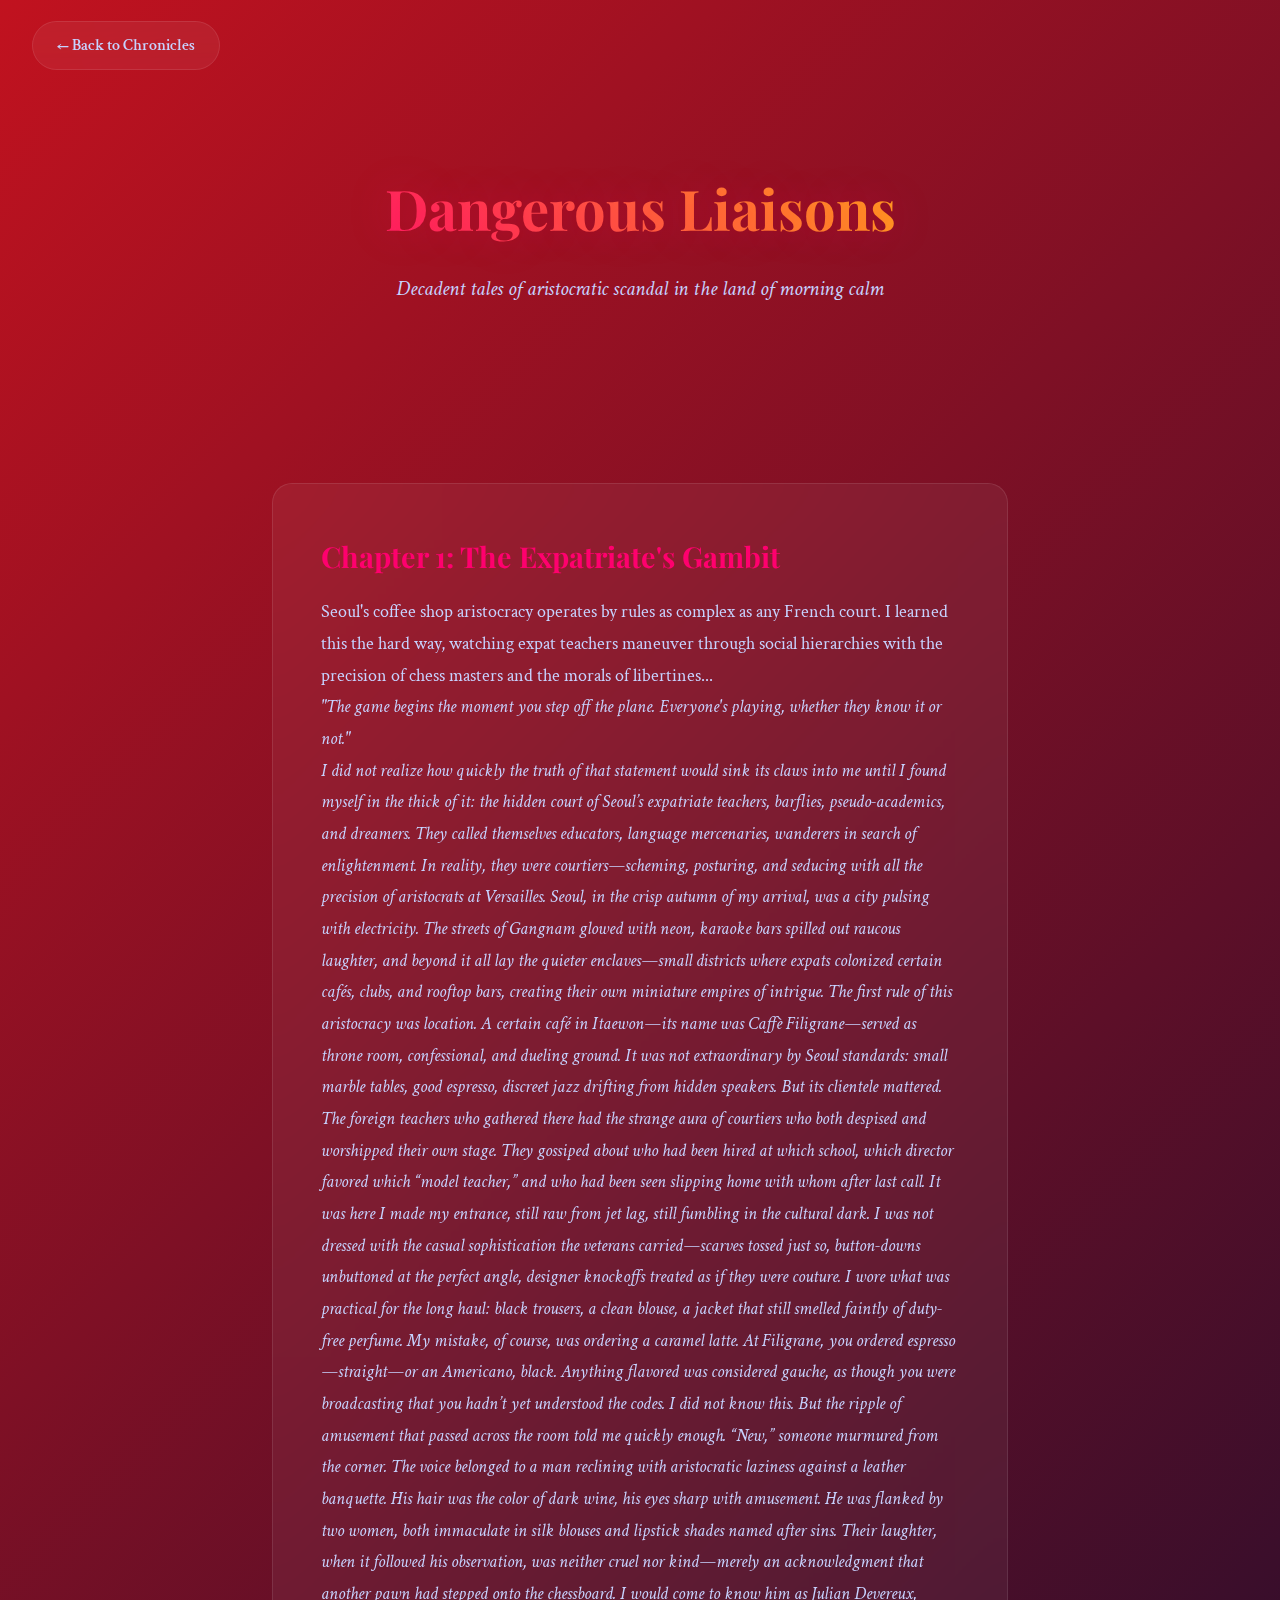
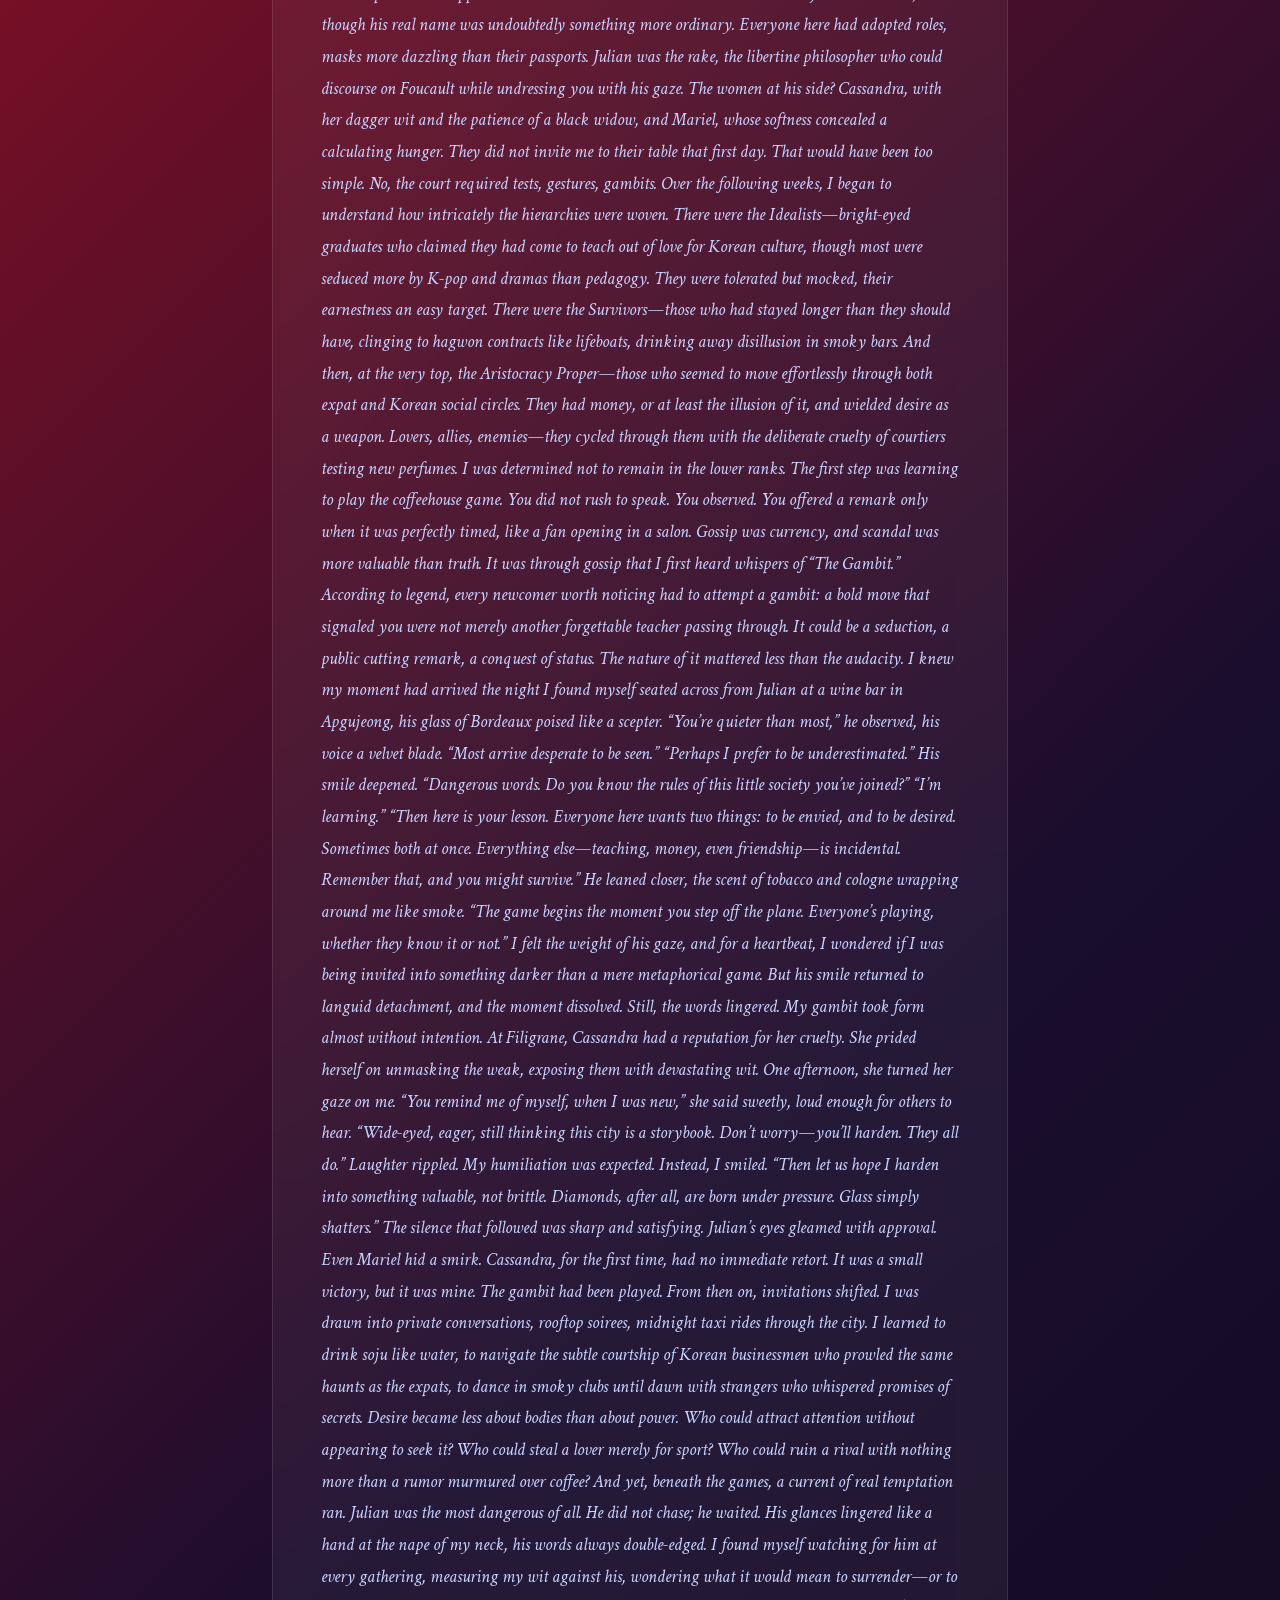
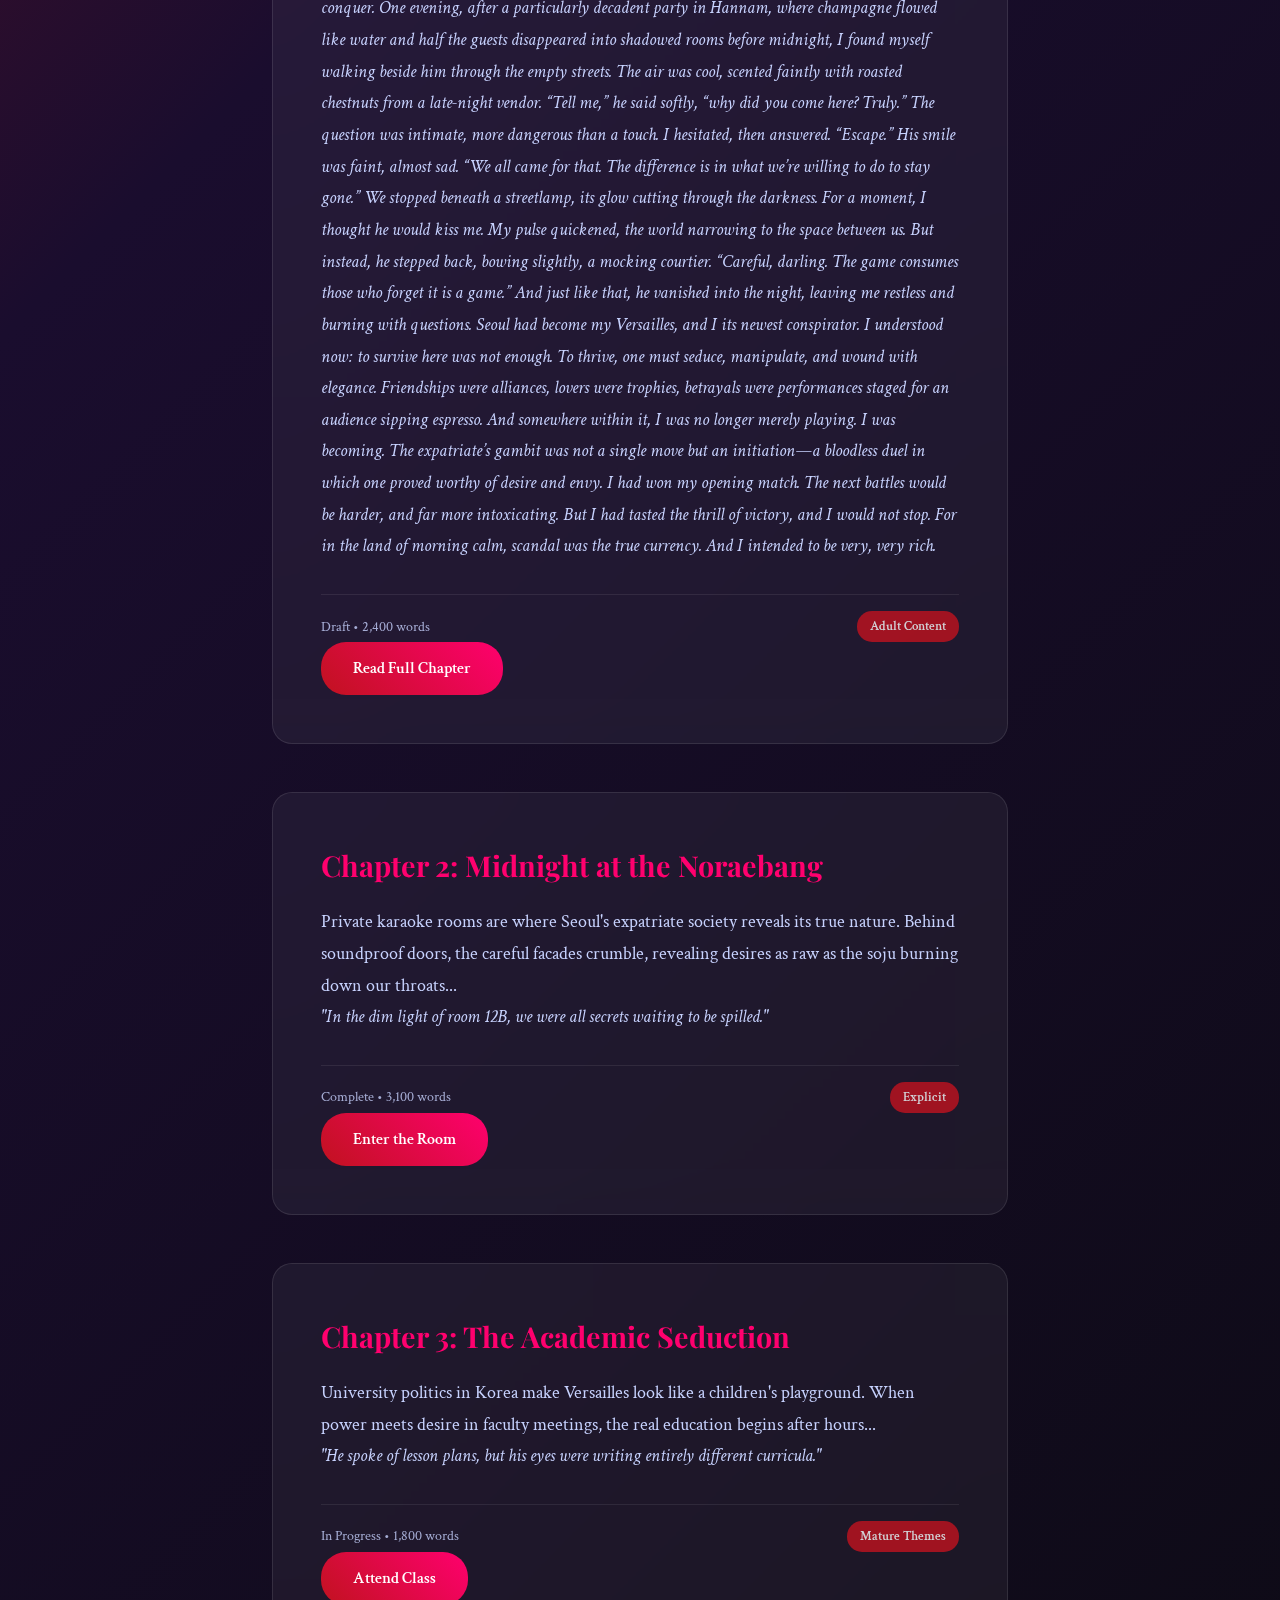
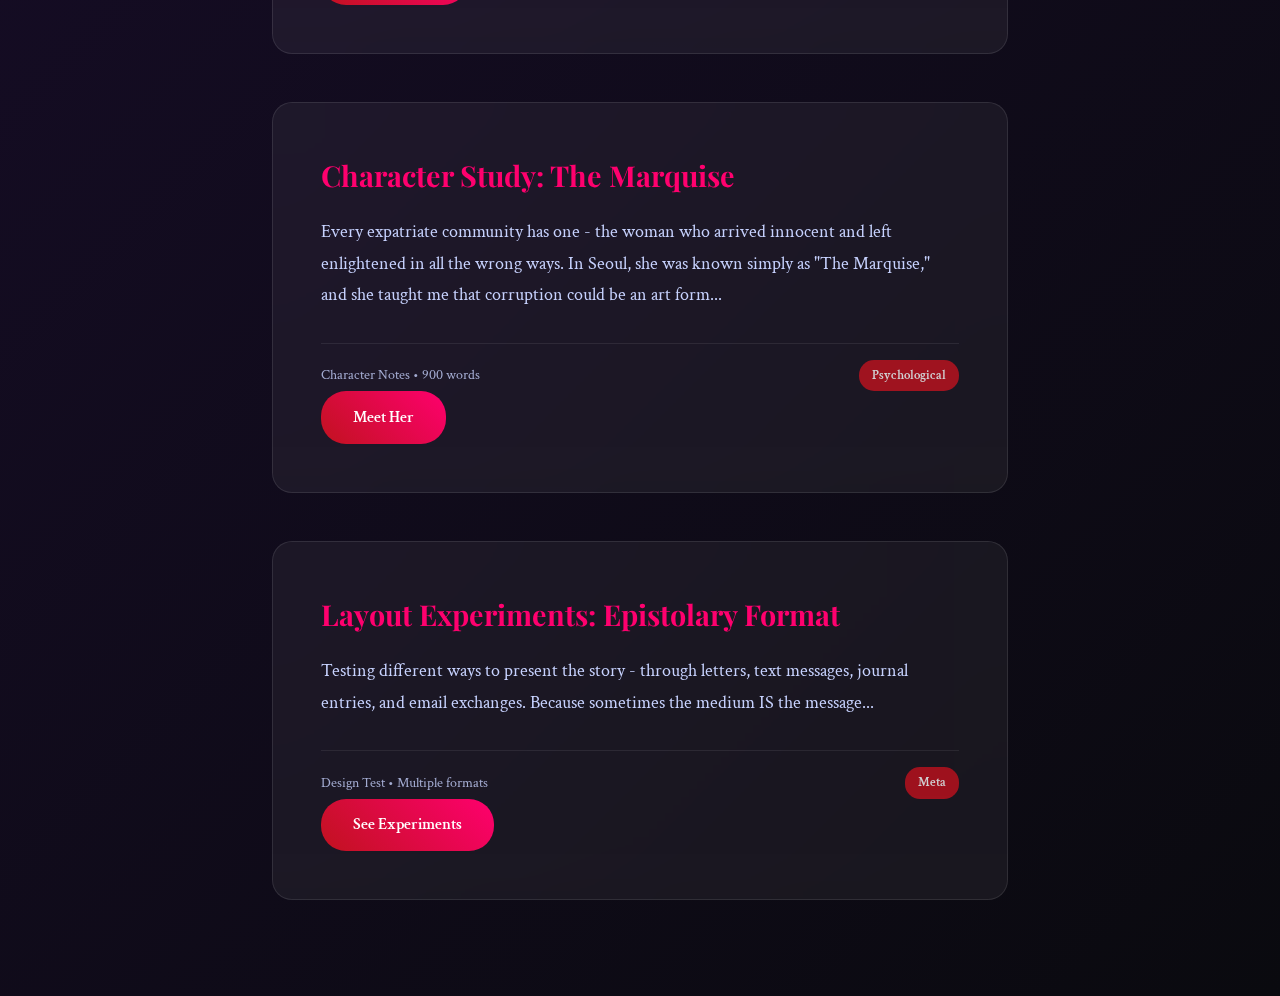
<file: chronicles.html>
<!DOCTYPE html>
<html lang="en">
<head>
    <meta charset="UTF-8">
    <meta name="viewport" content="width=device-width, initial-scale=1.0">
    <title>Dangerous Liaisons | Black Barbie Chronicles</title>
    <link rel="preconnect" href="https://fonts.googleapis.com">
    <link rel="preconnect" href="https://fonts.gstatic.com" crossorigin>
    <link href="https://fonts.googleapis.com/css2?family=Crimson+Text:ital,wght@0,400;0,600;1,400&family=Playfair+Display:wght@400;700;900&display=swap" rel="stylesheet">
    <style>
        * {
            margin: 0;
            padding: 0;
            box-sizing: border-box;
        }

        :root {
            --midnight: #0a0a0f;
            --deep-purple: #1a0d2e;
            --witch-purple: #2d1b4e;
            --neon-pink: #ff006e;
            --electric-blue: #8338ec;
            --gold: #ffbe0b;
            --silver: #c7d2fe;
            --blood: #c1121f;
            --smoke: rgba(255, 255, 255, 0.1);
            --glass: rgba(255, 255, 255, 0.05);
        }

        body {
            font-family: 'Crimson Text', serif;
            background: linear-gradient(135deg, var(--blood) 0%, var(--deep-purple) 50%, var(--midnight) 100%);
            color: var(--silver);
            line-height: 1.7;
            min-height: 100vh;
        }

        .container {
            max-width: 800px;
            margin: 0 auto;
            padding: 2rem;
        }

        .back-nav {
            position: fixed;
            top: 2rem;
            left: 2rem;
            z-index: 100;
        }

        .back-link {
            background: var(--glass);
            backdrop-filter: blur(20px);
            border: 1px solid var(--smoke);
            padding: 0.8rem 1.5rem;
            color: var(--silver);
            text-decoration: none;
            border-radius: 25px;
            transition: all 0.3s ease;
            font-weight: 600;
        }

        .back-link:hover {
            background: var(--neon-pink);
            color: white;
            box-shadow: 0 10px 30px rgba(255, 0, 110, 0.3);
        }

        .page-header {
            text-align: center;
            padding: 8rem 0 4rem;
        }

        .page-title {
            font-family: 'Playfair Display', serif;
            font-size: 3.5rem;
            background: linear-gradient(45deg, var(--neon-pink), var(--gold));
            background-clip: text;
            -webkit-background-clip: text;
            -webkit-text-fill-color: transparent;
            margin-bottom: 1rem;
            text-shadow: 0 0 40px rgba(255, 0, 110, 0.3);
        }

        .page-subtitle {
            font-size: 1.3rem;
            color: var(--silver);
            font-style: italic;
            margin-bottom: 3rem;
        }

        .chapter-grid {
            display: grid;
            gap: 3rem;
            margin: 4rem 0;
        }

        .chapter-card {
            background: var(--glass);
            backdrop-filter: blur(20px);
            border: 1px solid var(--smoke);
            border-radius: 20px;
            padding: 3rem;
            position: relative;
            overflow: hidden;
            transition: all 0.3s ease;
        }

        .chapter-card::before {
            content: '';
            position: absolute;
            top: 0;
            left: 0;
            width: 100%;
            height: 3px;
            background: linear-gradient(90deg, var(--blood), var(--neon-pink));
            opacity: 0;
            transition: opacity 0.3s ease;
        }

        .chapter-card:hover::before {
            opacity: 1;
        }

        .chapter-card:hover {
            transform: translateY(-5px);
            box-shadow: 0 20px 40px rgba(193, 18, 31, 0.3);
            border-color: var(--blood);
        }

        .chapter-title {
            font-family: 'Playfair Display', serif;
            font-size: 1.8rem;
            color: var(--neon-pink);
            margin-bottom: 1rem;
        }

        .chapter-excerpt {
            font-size: 1.1rem;
            line-height: 1.8;
            margin-bottom: 2rem;
            color: var(--silver);
        }

        .chapter-meta {
            display: flex;
            justify-content: space-between;
            align-items: center;
            font-size: 0.9rem;
            color: var(--silver);
            opacity: 0.8;
            border-top: 1px solid var(--smoke);
            padding-top: 1rem;
        }

        .read-more {
            background: linear-gradient(45deg, var(--blood), var(--neon-pink));
            border: none;
            padding: 0.8rem 2rem;
            color: white;
            border-radius: 25px;
            cursor: pointer;
            transition: all 0.3s ease;
            font-family: 'Crimson Text', serif;
            font-weight: 600;
            text-decoration: none;
            display: inline-block;
        }

        .read-more:hover {
            transform: translateY(-3px);
            box-shadow: 0 15px 30px rgba(193, 18, 31, 0.4);
        }

        .warning-badge {
            background: var(--blood);
            color: white;
            padding: 0.3rem 0.8rem;
            border-radius: 15px;
            font-size: 0.8rem;
            font-weight: 600;
        }
    </style>
</head>
<body>
    <nav class="back-nav">
        <a href="../index.html" class="back-link">← Back to Chronicles</a>
    </nav>

    <div class="container">
        <header class="page-header">
            <h1 class="page-title">Dangerous Liaisons</h1>
            <p class="page-subtitle">Decadent tales of aristocratic scandal in the land of morning calm</p>
        </header>

        <div class="chapter-grid">
            <article class="chapter-card">
                <h2 class="chapter-title">Chapter 1: The Expatriate's Gambit</h2>
                <div class="chapter-excerpt">
                    <p>Seoul's coffee shop aristocracy operates by rules as complex as any French court. I learned this the hard way, watching expat teachers maneuver through social hierarchies with the precision of chess masters and the morals of libertines...</p>
                    
                    <p><em>"The game begins the moment you step off the plane. Everyone's playing, whether they know it or not."</em></p>

                    <p><em>I did not realize how quickly the truth of that statement would sink its claws into me until I found myself in the thick of it: the hidden court of Seoul’s expatriate teachers, barflies, pseudo-academics, and dreamers. They called themselves educators, language mercenaries, wanderers in search of enlightenment. In reality, they were courtiers—scheming, posturing, and seducing with all the precision of aristocrats at Versailles.

Seoul, in the crisp autumn of my arrival, was a city pulsing with electricity. The streets of Gangnam glowed with neon, karaoke bars spilled out raucous laughter, and beyond it all lay the quieter enclaves—small districts where expats colonized certain cafés, clubs, and rooftop bars, creating their own miniature empires of intrigue.

The first rule of this aristocracy was location.

A certain café in Itaewon—its name was Caffè Filigrane—served as throne room, confessional, and dueling ground. It was not extraordinary by Seoul standards: small marble tables, good espresso, discreet jazz drifting from hidden speakers. But its clientele mattered. The foreign teachers who gathered there had the strange aura of courtiers who both despised and worshipped their own stage. They gossiped about who had been hired at which school, which director favored which “model teacher,” and who had been seen slipping home with whom after last call.

It was here I made my entrance, still raw from jet lag, still fumbling in the cultural dark.

I was not dressed with the casual sophistication the veterans carried—scarves tossed just so, button-downs unbuttoned at the perfect angle, designer knockoffs treated as if they were couture. I wore what was practical for the long haul: black trousers, a clean blouse, a jacket that still smelled faintly of duty-free perfume.

My mistake, of course, was ordering a caramel latte.

At Filigrane, you ordered espresso—straight—or an Americano, black. Anything flavored was considered gauche, as though you were broadcasting that you hadn’t yet understood the codes. I did not know this. But the ripple of amusement that passed across the room told me quickly enough.

“New,” someone murmured from the corner.

The voice belonged to a man reclining with aristocratic laziness against a leather banquette. His hair was the color of dark wine, his eyes sharp with amusement. He was flanked by two women, both immaculate in silk blouses and lipstick shades named after sins. Their laughter, when it followed his observation, was neither cruel nor kind—merely an acknowledgment that another pawn had stepped onto the chessboard.

I would come to know him as Julian Devereux, though his real name was undoubtedly something more ordinary. Everyone here had adopted roles, masks more dazzling than their passports. Julian was the rake, the libertine philosopher who could discourse on Foucault while undressing you with his gaze. The women at his side? Cassandra, with her dagger wit and the patience of a black widow, and Mariel, whose softness concealed a calculating hunger.

They did not invite me to their table that first day. That would have been too simple. No, the court required tests, gestures, gambits.

Over the following weeks, I began to understand how intricately the hierarchies were woven.

There were the Idealists—bright-eyed graduates who claimed they had come to teach out of love for Korean culture, though most were seduced more by K-pop and dramas than pedagogy. They were tolerated but mocked, their earnestness an easy target.

There were the Survivors—those who had stayed longer than they should have, clinging to hagwon contracts like lifeboats, drinking away disillusion in smoky bars.

And then, at the very top, the Aristocracy Proper—those who seemed to move effortlessly through both expat and Korean social circles. They had money, or at least the illusion of it, and wielded desire as a weapon. Lovers, allies, enemies—they cycled through them with the deliberate cruelty of courtiers testing new perfumes.

I was determined not to remain in the lower ranks.

The first step was learning to play the coffeehouse game. You did not rush to speak. You observed. You offered a remark only when it was perfectly timed, like a fan opening in a salon. Gossip was currency, and scandal was more valuable than truth.

It was through gossip that I first heard whispers of “The Gambit.”

According to legend, every newcomer worth noticing had to attempt a gambit: a bold move that signaled you were not merely another forgettable teacher passing through. It could be a seduction, a public cutting remark, a conquest of status. The nature of it mattered less than the audacity.

I knew my moment had arrived the night I found myself seated across from Julian at a wine bar in Apgujeong, his glass of Bordeaux poised like a scepter.

“You’re quieter than most,” he observed, his voice a velvet blade. “Most arrive desperate to be seen.”

“Perhaps I prefer to be underestimated.”

His smile deepened. “Dangerous words. Do you know the rules of this little society you’ve joined?”

“I’m learning.”

“Then here is your lesson. Everyone here wants two things: to be envied, and to be desired. Sometimes both at once. Everything else—teaching, money, even friendship—is incidental. Remember that, and you might survive.”

He leaned closer, the scent of tobacco and cologne wrapping around me like smoke. “The game begins the moment you step off the plane. Everyone’s playing, whether they know it or not.”

I felt the weight of his gaze, and for a heartbeat, I wondered if I was being invited into something darker than a mere metaphorical game. But his smile returned to languid detachment, and the moment dissolved.

Still, the words lingered.

My gambit took form almost without intention.

At Filigrane, Cassandra had a reputation for her cruelty. She prided herself on unmasking the weak, exposing them with devastating wit. One afternoon, she turned her gaze on me.

“You remind me of myself, when I was new,” she said sweetly, loud enough for others to hear. “Wide-eyed, eager, still thinking this city is a storybook. Don’t worry—you’ll harden. They all do.”

Laughter rippled. My humiliation was expected.

Instead, I smiled. “Then let us hope I harden into something valuable, not brittle. Diamonds, after all, are born under pressure. Glass simply shatters.”

The silence that followed was sharp and satisfying. Julian’s eyes gleamed with approval. Even Mariel hid a smirk. Cassandra, for the first time, had no immediate retort.

It was a small victory, but it was mine.

The gambit had been played.

From then on, invitations shifted. I was drawn into private conversations, rooftop soirees, midnight taxi rides through the city. I learned to drink soju like water, to navigate the subtle courtship of Korean businessmen who prowled the same haunts as the expats, to dance in smoky clubs until dawn with strangers who whispered promises of secrets.

Desire became less about bodies than about power. Who could attract attention without appearing to seek it? Who could steal a lover merely for sport? Who could ruin a rival with nothing more than a rumor murmured over coffee?

And yet, beneath the games, a current of real temptation ran.

Julian was the most dangerous of all. He did not chase; he waited. His glances lingered like a hand at the nape of my neck, his words always double-edged. I found myself watching for him at every gathering, measuring my wit against his, wondering what it would mean to surrender—or to conquer.

One evening, after a particularly decadent party in Hannam, where champagne flowed like water and half the guests disappeared into shadowed rooms before midnight, I found myself walking beside him through the empty streets. The air was cool, scented faintly with roasted chestnuts from a late-night vendor.

“Tell me,” he said softly, “why did you come here? Truly.”

The question was intimate, more dangerous than a touch. I hesitated, then answered. “Escape.”

His smile was faint, almost sad. “We all came for that. The difference is in what we’re willing to do to stay gone.”

We stopped beneath a streetlamp, its glow cutting through the darkness. For a moment, I thought he would kiss me. My pulse quickened, the world narrowing to the space between us. But instead, he stepped back, bowing slightly, a mocking courtier.

“Careful, darling. The game consumes those who forget it is a game.”

And just like that, he vanished into the night, leaving me restless and burning with questions.

Seoul had become my Versailles, and I its newest conspirator.

I understood now: to survive here was not enough. To thrive, one must seduce, manipulate, and wound with elegance. Friendships were alliances, lovers were trophies, betrayals were performances staged for an audience sipping espresso.

And somewhere within it, I was no longer merely playing. I was becoming.

The expatriate’s gambit was not a single move but an initiation—a bloodless duel in which one proved worthy of desire and envy. I had won my opening match. The next battles would be harder, and far more intoxicating.

But I had tasted the thrill of victory, and I would not stop.

For in the land of morning calm, scandal was the true currency.

And I intended to be very, very rich.</em></p>

                </div>
                <div class="chapter-meta">
                    <span>Draft • 2,400 words</span>
                    <span class="warning-badge">Adult Content</span>
                </div>
                <a href="#" class="read-more">Read Full Chapter</a>
            </article>

            <article class="chapter-card">
                <h2 class="chapter-title">Chapter 2: Midnight at the Noraebang</h2>
                <div class="chapter-excerpt">
                    <p>Private karaoke rooms are where Seoul's expatriate society reveals its true nature. Behind soundproof doors, the careful facades crumble, revealing desires as raw as the soju burning down our throats...</p>
                    
                    <p><em>"In the dim light of room 12B, we were all secrets waiting to be spilled."</em></p>
                </div>
                <div class="chapter-meta">
                    <span>Complete • 3,100 words</span>
                    <span class="warning-badge">Explicit</span>
                </div>
                <a href="#" class="read-more">Enter the Room</a>
            </article>

            <article class="chapter-card">
                <h2 class="chapter-title">Chapter 3: The Academic Seduction</h2>
                <div class="chapter-excerpt">
                    <p>University politics in Korea make Versailles look like a children's playground. When power meets desire in faculty meetings, the real education begins after hours...</p>
                    
                    <p><em>"He spoke of lesson plans, but his eyes were writing entirely different curricula."</em></p>
                </div>
                <div class="chapter-meta">
                    <span>In Progress • 1,800 words</span>
                    <span class="warning-badge">Mature Themes</span>
                </div>
                <a href="#" class="read-more">Attend Class</a>
            </article>

            <article class="chapter-card">
                <h2 class="chapter-title">Character Study: The Marquise</h2>
                <div class="chapter-excerpt">
                    <p>Every expatriate community has one - the woman who arrived innocent and left enlightened in all the wrong ways. In Seoul, she was known simply as "The Marquise," and she taught me that corruption could be an art form...</p>
                </div>
                <div class="chapter-meta">
                    <span>Character Notes • 900 words</span>
                    <span class="warning-badge">Psychological</span>
                </div>
                <a href="#" class="read-more">Meet Her</a>
            </article>

            <article class="chapter-card">
                <h2 class="chapter-title">Layout Experiments: Epistolary Format</h2>
                <div class="chapter-excerpt">
                    <p>Testing different ways to present the story - through letters, text messages, journal entries, and email exchanges. Because sometimes the medium IS the message...</p>
                </div>
                <div class="chapter-meta">
                    <span>Design Test • Multiple formats</span>
                    <span class="warning-badge">Meta</span>
                </div>
                <a href="#" class="read-more">See Experiments</a>
            </article>
        </div>
    </div>
</body>
</html>
</file>
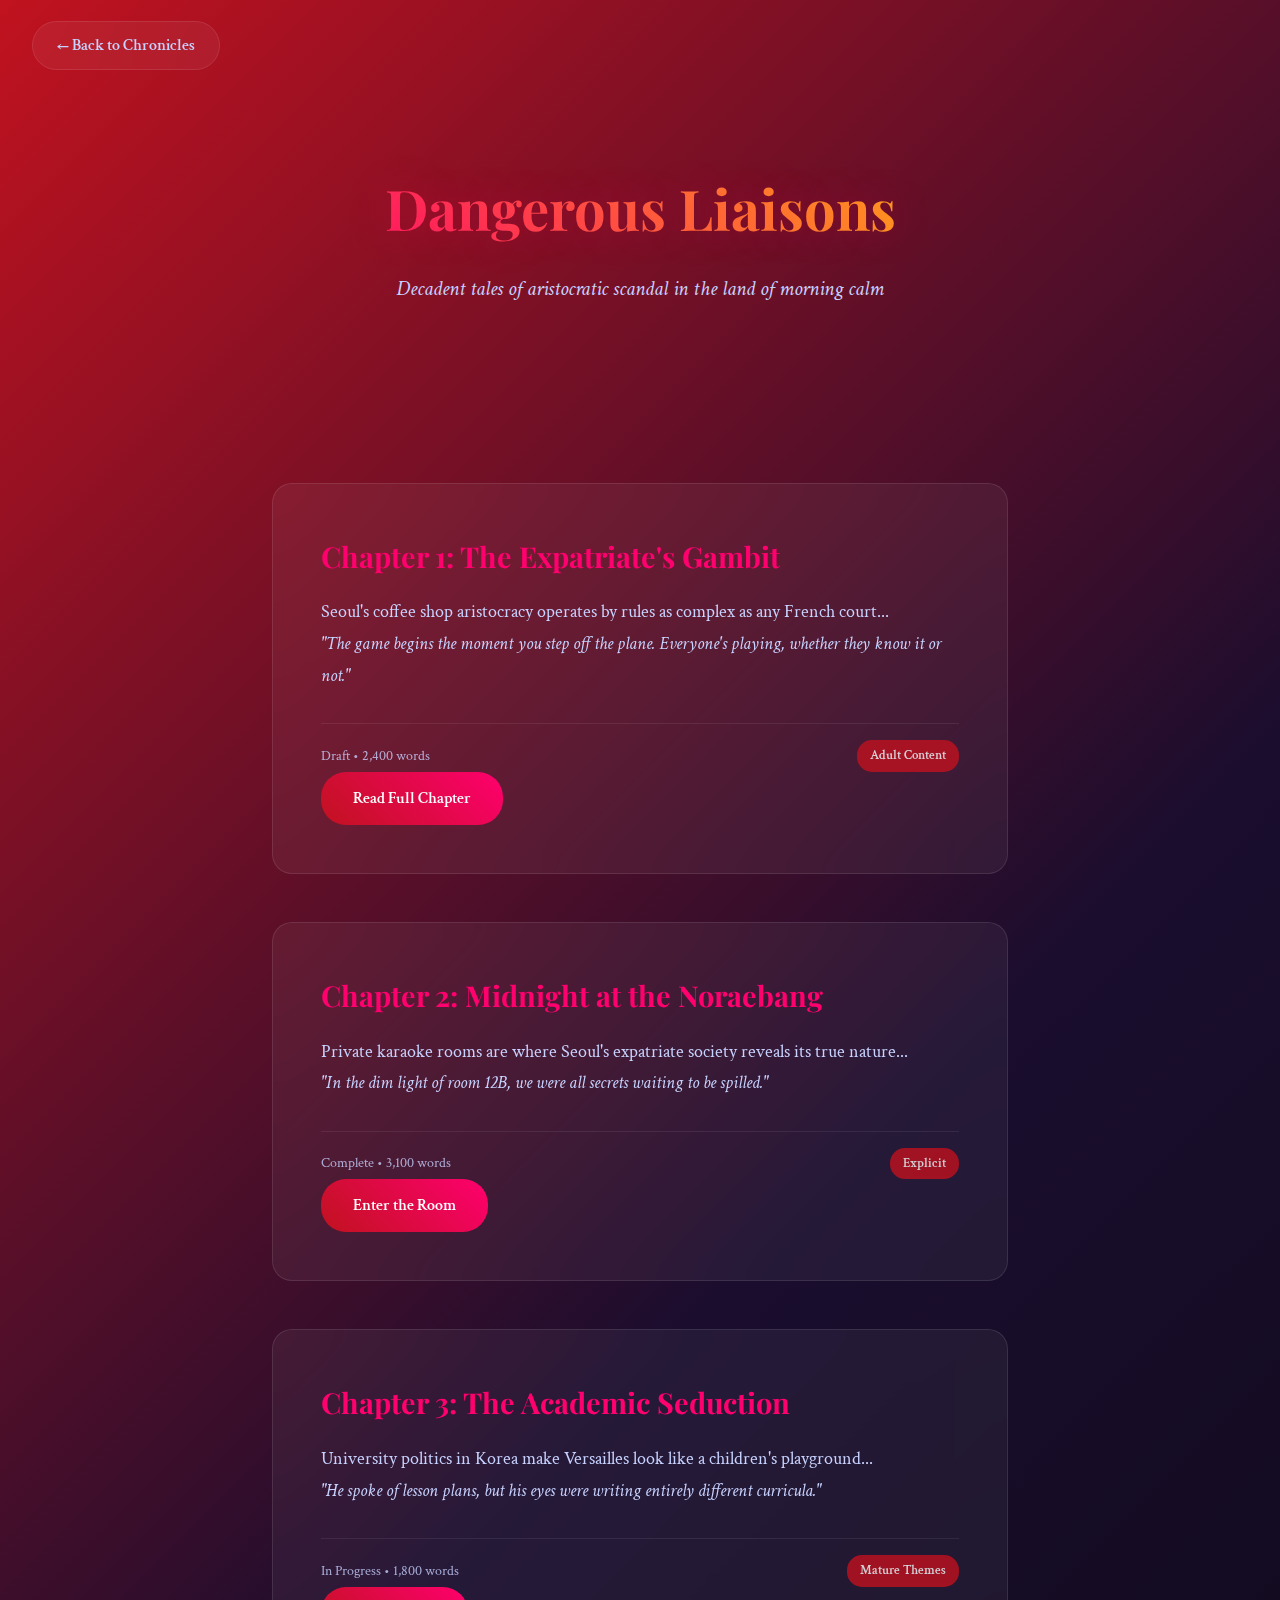
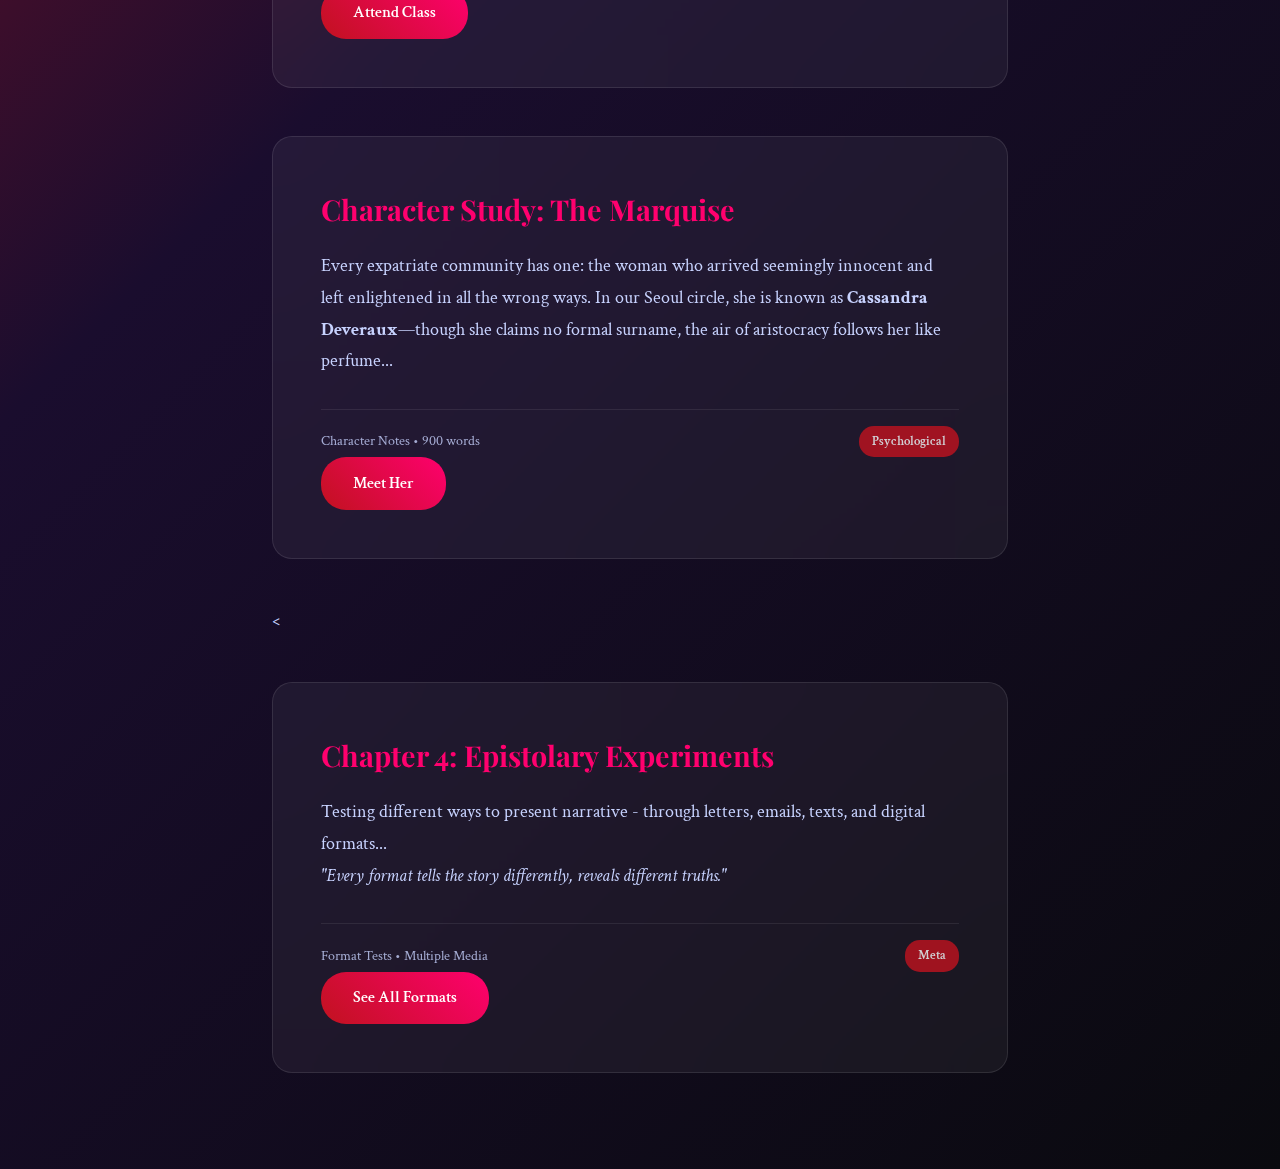
<file: dangerous-liaisons.html>
<!DOCTYPE html>
<html lang="en">
<head>
  <meta charset="UTF-8">
  <meta name="viewport" content="width=device-width, initial-scale=1.0">
  <title>Dangerous Liaisons | Black Barbie Chronicles</title>
  <link rel="preconnect" href="https://fonts.googleapis.com">
  <link rel="preconnect" href="https://fonts.gstatic.com" crossorigin>
  <link href="https://fonts.googleapis.com/css2?family=Crimson+Text:ital,wght@0,400;0,600;1,400&family=Playfair+Display:wght@400;700;900&display=swap" rel="stylesheet">
  <style>
    * {margin:0;padding:0;box-sizing:border-box;}
    :root {
      --midnight:#0a0a0f;--deep-purple:#1a0d2e;--witch-purple:#2d1b4e;
      --neon-pink:#ff006e;--electric-blue:#8338ec;--gold:#ffbe0b;
      --silver:#c7d2fe;--blood:#c1121f;--smoke:rgba(255,255,255,0.1);
      --glass:rgba(255,255,255,0.05);
    }
    body{font-family:'Crimson Text',serif;background:linear-gradient(135deg,var(--blood)0%,var(--deep-purple)50%,var(--midnight)100%);color:var(--silver);line-height:1.7;min-height:100vh;}
    .container{max-width:800px;margin:0 auto;padding:2rem;}
    .back-nav{position:fixed;top:2rem;left:2rem;z-index:100;}
    .back-link{background:var(--glass);backdrop-filter:blur(20px);border:1px solid var(--smoke);padding:.8rem 1.5rem;color:var(--silver);text-decoration:none;border-radius:25px;transition:.3s;font-weight:600;}
    .back-link:hover{background:var(--neon-pink);color:#fff;box-shadow:0 10px 30px rgba(255,0,110,.3);}
    .page-header{text-align:center;padding:8rem 0 4rem;}
    .page-title{font-family:'Playfair Display',serif;font-size:3.5rem;background:linear-gradient(45deg,var(--neon-pink),var(--gold));background-clip:text;-webkit-background-clip:text;-webkit-text-fill-color:transparent;margin-bottom:1rem;text-shadow:0 0 40px rgba(255,0,110,.3);}
    .page-subtitle{font-size:1.3rem;color:var(--silver);font-style:italic;margin-bottom:3rem;}
    .chapter-grid{display:grid;gap:3rem;margin:4rem 0;}
    .chapter-card{background:var(--glass);backdrop-filter:blur(20px);border:1px solid var(--smoke);border-radius:20px;padding:3rem;position:relative;overflow:hidden;transition:.3s;}
    .chapter-card::before{content:'';position:absolute;top:0;left:0;width:100%;height:3px;background:linear-gradient(90deg,var(--blood),var(--neon-pink));opacity:0;transition:.3s;}
    .chapter-card:hover::before{opacity:1;}
    .chapter-card:hover{transform:translateY(-5px);box-shadow:0 20px 40px rgba(193,18,31,.3);border-color:var(--blood);}
    .chapter-title{font-family:'Playfair Display',serif;font-size:1.8rem;color:var(--neon-pink);margin-bottom:1rem;cursor:pointer;}
    .chapter-excerpt{font-size:1.1rem;line-height:1.8;margin-bottom:2rem;color:var(--silver);}
    .chapter-meta{display:flex;justify-content:space-between;align-items:center;font-size:.9rem;color:var(--silver);opacity:.8;border-top:1px solid var(--smoke);padding-top:1rem;}
    .read-more{background:linear-gradient(45deg,var(--blood),var(--neon-pink));border:none;padding:.8rem 2rem;color:#fff;border-radius:25px;cursor:pointer;transition:.3s;font-family:'Crimson Text',serif;font-weight:600;text-decoration:none;display:inline-block;}
    .read-more:hover{transform:translateY(-3px);box-shadow:0 15px 30px rgba(193,18,31,.4);}
    .warning-badge{background:var(--blood);color:#fff;padding:.3rem .8rem;border-radius:15px;font-size:.8rem;font-weight:600;}
    .full-text{display:none;margin-top:1.5rem;border-top:1px solid var(--smoke);padding-top:1.5rem;}
    .full-text.visible{display:block;}
  </style>
</head>
<body>
  <nav class="back-nav">
    <a href="../index.html" class="back-link">← Back to Chronicles</a>
  </nav>

  <div class="container">
    <header class="page-header">
      <h1 class="page-title">Dangerous Liaisons</h1>
      <p class="page-subtitle">Decadent tales of aristocratic scandal in the land of morning calm</p>
    </header>

    <div class="chapter-grid">
      <!-- Chapter 1 -->
      <article class="chapter-card">
        <h2 class="chapter-title">Chapter 1: The Expatriate's Gambit</h2>
        <div class="chapter-excerpt">
          <p>Seoul's coffee shop aristocracy operates by rules as complex as any French court...</p>
          <p><em>"The game begins the moment you step off the plane. Everyone's playing, whether they know it or not."</em></p>
        </div>
        <div class="full-text">
          <p><em>I did not realize how quickly the truth of that statement would sink its claws into me until I found myself in the thick of it: the hidden court of Seoul's expatriate teachers, barflies, pseudo-academics, and dreamers. They called themselves educators, language mercenaries, wanderers in search of enlightenment. In reality, they were courtiers—scheming, posturing, and seducing with all the precision of aristocrats at Versailles.</em></p>
          
          <p>Seoul, in the crisp autumn of my arrival, was a city pulsing with electricity. The streets of Gangnam glowed with neon, karaoke bars spilled out raucous laughter, and beyond it all lay the quieter enclaves—small districts where expats colonized certain cafés, clubs, and rooftop bars, creating their own miniature empires of intrigue.</p>
          
          <p>The first rule of this aristocracy was location.</p>
          
          <p>A certain café in Itaewon—its name was Caffè Filigrane—served as throne room, confessional, and dueling ground. It was not extraordinary by Seoul standards: small marble tables, good espresso, discreet jazz drifting from hidden speakers. But its clientele mattered. The foreign teachers who gathered there had the strange aura of courtiers who both despised and worshipped their own stage. They gossiped about who had been hired at which school, which director favored which "model teacher," and who had been seen slipping home with whom after last call.</p>
          
          <p>It was here I made my entrance, still raw from jet lag, still fumbling in the cultural dark.</p>
          
          <p>I was not dressed with the casual sophistication the veterans carried—scarves tossed just so, button-downs unbuttoned at the perfect angle, designer knockoffs treated as if they were couture. I wore what was practical for the long haul: black trousers, a clean blouse, a jacket that still smelled faintly of duty-free perfume.</p>
          
          <p>My mistake, of course, was ordering a caramel latte.</p>
          
          <p>At Filigrane, you ordered espresso—straight—or an Americano, black. Anything flavored was considered gauche, as though you were broadcasting that you hadn't yet understood the codes. I did not know this. But the ripple of amusement that passed across the room told me quickly enough.</p>
          
          <p><em>"New,"</em> someone murmured from the corner.</p>
          
          <p>The voice belonged to a man reclining with aristocratic laziness against a leather banquette. His hair was the color of dark wine, his eyes sharp with amusement. He was flanked by two women, both immaculate in silk blouses and lipstick shades named after sins. Their laughter, when it followed his observation, was neither cruel nor kind—merely an acknowledgment that another pawn had stepped onto the chessboard.</p>
          
          <p>I would come to know him as Julian Devereux, though his real name was undoubtedly something more ordinary. Everyone here had adopted roles, masks more dazzling than their passports. Julian was the rake, the libertine philosopher who could discourse on Foucault while undressing you with his gaze. The women at his side? Cassandra, with her dagger wit and the patience of a black widow, and Mariel, whose softness concealed a calculating hunger.</p>
          
          <p>They did not invite me to their table that first day. That would have been too simple. No, the court required tests, gestures, gambits.</p>
          
          <p>Over the following weeks, I began to understand how intricately the hierarchies were woven.</p>
          
          <p>There were the Idealists—bright-eyed graduates who claimed they had come to teach out of love for Korean culture, though most were seduced more by K-pop and dramas than pedagogy. They were tolerated but mocked, their earnestness an easy target.</p>
          
          <p>There were the Survivors—those who had stayed longer than they should have, clinging to hagwon contracts like lifeboats, drinking away disillusion in smoky bars.</p>
          
          <p>And then, at the very top, the Aristocracy Proper—those who seemed to move effortlessly through both expat and Korean social circles. They had money, or at least the illusion of it, and wielded desire as a weapon. Lovers, allies, enemies—they cycled through them with the deliberate cruelty of courtiers testing new perfumes.</p>
          
          <p>I was determined not to remain in the lower ranks.</p>
          
          <p>The first step was learning to play the coffeehouse game. You did not rush to speak. You observed. You offered a remark only when it was perfectly timed, like a fan opening in a salon. Gossip was currency, and scandal was more valuable than truth.</p>
          
          <p>It was through gossip that I first heard whispers of "The Gambit."</p>
          
          <p>According to legend, every newcomer worth noticing had to attempt a gambit: a bold move that signaled you were not merely another forgettable teacher passing through. It could be a seduction, a public cutting remark, a conquest of status. The nature of it mattered less than the audacity.</p>
          
          <p>I knew my moment had arrived the night I found myself seated across from Julian at a wine bar in Apgujeong, his glass of Bordeaux poised like a scepter.</p>
          
          <p><em>"You're quieter than most,"</em> he observed, his voice a velvet blade. <em>"Most arrive desperate to be seen."</em></p>
          
          <p><em>"Perhaps I prefer to be underestimated."</em></p>
          
          <p>His smile deepened. <em>"Dangerous words. Do you know the rules of this little society you've joined?"</em></p>
          
          <p><em>"I'm learning."</em></p>
          
          <p><em>"Then here is your lesson. Everyone here wants two things: to be envied, and to be desired. Sometimes both at once. Everything else—teaching, money, even friendship—is incidental. Remember that, and you might survive."</em></p>
          
          <p>He leaned closer, the scent of tobacco and cologne wrapping around me like smoke. <em>"The game begins the moment you step off the plane. Everyone's playing, whether they know it or not."</em></p>
          
          <p>I felt the weight of his gaze, and for a heartbeat, I wondered if I was being invited into something darker than a mere metaphorical game. But his smile returned to languid detachment, and the moment dissolved.</p>
          
          <p>Still, the words lingered.</p>
          
          <p>My gambit took form almost without intention.</p>
          
          <p>At Filigrane, Cassandra had a reputation for her cruelty. She prided herself on unmasking the weak, exposing them with devastating wit. One afternoon, she turned her gaze on me.</p>
          
          <p><em>"You remind me of myself, when I was new,"</em> she said sweetly, loud enough for others to hear. <em>"Wide-eyed, eager, still thinking this city is a storybook. Don't worry—you'll harden. They all do."</em></p>
          
          <p>Laughter rippled. My humiliation was expected.</p>
          
          <p>Instead, I smiled. <em>"Then let us hope I harden into something valuable, not brittle. Diamonds, after all, are born under pressure. Glass simply shatters."</em></p>
          
          <p>The silence that followed was sharp and satisfying. Julian's eyes gleamed with approval. Even Mariel hid a smirk. Cassandra, for the first time, had no immediate retort.</p>
          
          <p>It was a small victory, but it was mine.</p>
          
          <p>The gambit had been played.</p>
          
          <p>From then on, invitations shifted. I was drawn into private conversations, rooftop soirees, midnight taxi rides through the city. I learned to drink soju like water, to navigate the subtle courtship of Korean businessmen who prowled the same haunts as the expats, to dance in smoky clubs until dawn with strangers who whispered promises of secrets.</p>
          
          <p>Desire became less about bodies than about power. Who could attract attention without appearing to seek it? Who could steal a lover merely for sport? Who could ruin a rival with nothing more than a rumor murmured over coffee?</p>
          
          <p>And yet, beneath the games, a current of real temptation ran.</p>
          
          <p>Julian was the most dangerous of all. He did not chase; he waited. His glances lingered like a hand at the nape of my neck, his words always double-edged. I found myself watching for him at every gathering, measuring my wit against his, wondering what it would mean to surrender—or to conquer.</p>
          
          <p>One evening, after a particularly decadent party in Hannam, where champagne flowed like water and half the guests disappeared into shadowed rooms before midnight, I found myself walking beside him through the empty streets. The air was cool, scented faintly with roasted chestnuts from a late-night vendor.</p>
          
          <p><em>"Tell me,"</em> he said softly, <em>"why did you come here? Truly."</em></p>
          
          <p>The question was intimate, more dangerous than a touch. I hesitated, then answered. <em>"Escape."</em></p>
          
          <p>His smile was faint, almost sad. <em>"We all came for that. The difference is in what we're willing to do to stay gone."</em></p>
          
          <p>We stopped beneath a streetlamp, its glow cutting through the darkness. For a moment, I thought he would kiss me. My pulse quickened, the world narrowing to the space between us. But instead, he stepped back, bowing slightly, a mocking courtier.</p>
          
          <p><em>"Careful, darling. The game consumes those who forget it is a game."</em></p>
          
          <p>And just like that, he vanished into the night, leaving me restless and burning with questions.</p>
          
          <p>Seoul had become my Versailles, and I its newest conspirator.</p>
          
          <p>I understood now: to survive here was not enough. To thrive, one must seduce, manipulate, and wound with elegance. Friendships were alliances, lovers were trophies, betrayals were performances staged for an audience sipping espresso.</p>
          
          <p>And somewhere within it, I was no longer merely playing. I was becoming.</p>
          
          <p>The expatriate's gambit was not a single move but an initiation—a bloodless duel in which one proved worthy of desire and envy. I had won my opening match. The next battles would be harder, and far more intoxicating.</p>
          
          <p>But I had tasted the thrill of victory, and I would not stop.</p>
          
          <p>For in the land of morning calm, scandal was the true currency.</p>
          
          <p><em>And I intended to be very, very rich.</em></p>
        </div>
        <div class="chapter-meta">
          <span>Draft • 2,400 words</span>
          <span class="warning-badge">Adult Content</span>
        </div>
        <a href="#" class="read-more">Read Full Chapter</a>
      </article>

      <!-- Chapter 2 -->
      <article class="chapter-card">
        <h2 class="chapter-title">Chapter 2: Midnight at the Noraebang</h2>
        <div class="chapter-excerpt">
          <p>Private karaoke rooms are where Seoul's expatriate society reveals its true nature...</p>
          <p><em>"In the dim light of room 12B, we were all secrets waiting to be spilled."</em></p>
        </div>
        <div class="full-text">
          <<p>The noraebang smelled of damp carpet, cigarette smoke, and the sharp tang of soju. Seoul's neon bled through the narrow windows, streaks of pink and purple across the velvet seats and lacquered tables, turning every shadow into a caress. I had been invited—or, rather, summoned—by Julian, whose messages had been infuriatingly vague: "Midnight. Room 12B. Your discretion will be rewarded."</p>

        <p>The moment I pushed open the sliding door, I felt the game shift beneath me. Julian was already there, lounging with the sort of languid command that made entire rooms bend toward him. Cassandra and Mariel flanked him like twin sirens, their smiles teasing and predatory. The dim light struck Mariel's skin like honeyed sunlight, while Cassandra's sharp eyes caught mine with the precision of a guillotine.</p>

        <p>I had learned, over the past weeks, that in this expatriate court, the noraebang was the ultimate arena. Here, masks fell, and true appetites were revealed. A karaoke microphone could be as dangerous as a dagger; a glass of soju could loosen tongues, and boundaries dissolved under the pulse of music and desire.</p>

        <p>Julian rose when he saw me, bowing slightly in mock ceremony, a glass of dark wine cradled in his long fingers. "Welcome," he murmured, the words low and intimate, brushing the air around my ear. "The stage is yours, should you wish it."</p>

        <p>I swallowed hard. The last thing I wanted was to seem naive. Yet my pulse thrummed with the heady thrill of danger. "I'm learning," I said, echoing the words I had used weeks before in the café. Somehow, they felt heavier here, charged with anticipation.</p>

        <p>Mariel slid onto the couch beside me, her leg brushing mine, her perfume a subtle, intoxicating blend of vanilla and musk. "Do you know the rules?" she whispered, leaning close, the warmth of her body against mine igniting a spark I did not fully understand. "Once the door closes, nothing here stays behind it. Not words. Not hands. Not…" Her gaze lingered in a way that left the rest unsaid, the invitation hanging in the thick, humid air.</p>

        <p>Cassandra, ever the observer, perched at the end of the sofa, arms crossed, expression serene but electric. "You'll learn fast," she said, her voice low, a soft purr threaded with steel. "Or you'll leave embarrassed. Either way, the story will be told."</p>

        <p>Julian gestured for everyone to start. The first song was a soft pop ballad, the kind that allows for lingering looks and gentle teasing. I watched as he sang, his voice smooth, every note a brushstroke across desire. Mariel laughed softly, pressing close to him as if claiming a small corner of him for herself, while Cassandra's gaze remained fixed on me, challenging, daring.</p>

        <p>By the time the second song began—a sultry, late-night R&B track—the room's atmosphere had shifted. Soju flowed freely, glasses clinking in rituals of unspoken agreement. Eyes lingered longer than polite conversation required. Fingers brushed across knees, accidental or intentional—I could not tell.</p>

        <p>Julian leaned toward me, his lips brushing my ear. "Do you want to play?" he murmured. "Truly play?"</p>

        <p>I nodded, though my heart raced. It was clear now that the game was no longer metaphorical. Here, in the shadows of 12B, the stakes were flesh, desire, and reputation.</p>

        <p>He led me to the small stage, microphone in hand. Our duet began innocently enough—an uptempo K-pop hit—but soon, the lyrics became a conduit for something darker. Hands found hands. Shoulders brushed. Eyes locked in challenges that had nothing to do with music. Every note was a flirtation, every chorus a duel.</p>

        <p>Mariel joined us mid-song, her laugh light and teasing, pressing herself against Julian in ways that tested the boundaries of intimacy. Cassandra's hands were on my waist before I realized, guiding me into rhythm, her fingers firm, insistent. The air was electric, alive with the tension of four bodies circling, colliding, retreating.</p>

        <p>By the third song, the room had dissolved into chaos. Sweat glimmered on foreheads. Buttons were carelessly undone. Jackets pooled on chairs. Julian's lips found mine in a moment that was both shocking and inevitable, the kiss deep and demanding. My hands tangled in his hair, in the silken sweep of his collar, tasting the sharp bite of wine and desire.</p>

        <p>Cassandra watched, then smiled, the cruelty of her approval sharp as a knife. Mariel's hands traced along my arms, teasing, pulling me toward her chest, her lips brushing my shoulder. Every glance, every touch was a transaction—a test of limits, a provocation.</p>

        <p>The noraebang had become a private theater of decadence. Shadows pooled around the edges, isolating our small world from the rest of the city. Neon light flickered across flushed skin, and the music became a soundtrack to acts of want and seduction that were no longer metaphorical.</p>

        <p>Julian's hands moved lower, under the thin fabric of my blouse. I shivered, both from the contact and from the thrill of the group's gaze. Cassandra's fingertips found mine, guiding them across her curves, her lips hovering close enough to breathe on me. Mariel pressed her body against my back, whispering encouragement, teasing against my ear.</p>

        <p>Every boundary I thought I had evaporated. Desire was no longer polite or hidden—it was invasive, demanding, intoxicating. My breaths came in shallow gasps as hands, mouths, and whispers assaulted me with simultaneous seduction.</p>

        <p>Julian murmured in my ear, "You see? Here, there are no pretenses. Just what we want. And what we are willing to take."</p>

        <p>I nodded, too lost in sensation to form words. His lips trailed down my neck, his hands roaming over skin that felt simultaneously mine and yet entirely claimed by him. Cassandra pressed her mouth to mine in a brief, electric kiss that was both tender and possessive. Mariel's fingers danced along my spine, the touch teasing and exploratory.</p>

        <p>The lines between us blurred. Acts of intimacy became both personal and performative. I kissed Julian deeply, tasting both wine and heat. Cassandra's laughter—soft, triumphant—echoed in my ear as Mariel's hands roamed, claiming, testing. I felt like a vessel for all their desires, and in turn, I claimed each of them in small, deliberate touches, tests of control and surrender.</p>

        <p>The songs faded into silence as hands and lips traced paths over trembling skin. Julian's gaze caught mine, sharp and dangerous. "Do you understand now?" he whispered, the threat and promise intertwined. "This is how the night works. This is how the power flows."</p>

        <p>I nodded, trembling, fully aware that I had crossed a threshold. The room, once a safe stage, had become a crucible. Desire, rivalry, jealousy, and pleasure interwove in a tapestry of scandal and indulgence.</p>

        <p>By the fourth song, the sexual tension reached a peak I had not anticipated. Clothes were disheveled, buttons undone, skirts hiked, ties loosened. Julian pressed me against the wall, his body claiming mine, lips and hands both demanding and tender. Cassandra watched, a sly, predatory smile on her lips, teasing me to reciprocate, to claim my own dominance. Mariel's body pressed against me from behind, her warmth a delicious torment.</p>

        <p>It was a dance of possession, a ballet of craving. Hands found flesh. Mouths met mouths. Breath mingled, hot and sweet. The room smelled of sweat, perfume, and the tang of lust. Every gasp, every moan, was amplified by the walls, bouncing back to us as confirmation of our transgressions.</p>

        <p>Julian's movements were precise, controlling, and yet attuned to my responses. Cassandra's teasing ministrations sharpened my awareness of every nerve ending, every shiver. Mariel's encouragement drew a raw, honest desire from within me, compelling me to take risks I would not have imagined mere weeks ago.</p>

        <p>Time became meaningless. The world outside the noraebang ceased to exist. Only the neon glow, the pulse of music, the taste of wine and skin, and the dangerous heat of shared lust remained.</p>

        <p>Finally, when we collapsed into a tangled heap of limbs and laughter, breathless and trembling, Julian's lips brushed my ear one last time. "Remember this night," he murmured. "Not for what we did…but for what it taught you. Discretion, desire, power. And how they intertwine."</p>

        <p>Cassandra laughed softly, brushing hair from her face, her eyes glinting with mischief. "And the stories we will tell in the morning, of course."</p>

        <p>Mariel leaned against me, soft and warm, a conspiratorial smile playing on her lips. "Do you understand now, newcomer?" she whispered. "This is just the beginning."</p>

        <p>I did. And yet, I did not.</p>

        <p>As I dressed in the dim light, smoothing out the disheveled remnants of what had been both an explicit display of desire and a performance of social strategy, I felt something new stir within me—a combination of power, lust, and ambition. I had survived the gambit of Filigrane. I had survived the noraebang. But survival was no longer enough. I wanted mastery.</p>

        <p>Julian watched me with the faintest of smiles, his hand brushing my shoulder, a silent promise of more to come. Cassandra and Mariel lingered, subtle reminders that I was both prey and predator in this decadent court.</p>

        <p>As we exited into the crisp night air, the city alive with neon and laughter, I knew one immutable truth: in Seoul, desire was a weapon, secrecy a currency, and the noraebang the ultimate proving ground.</p>

        <p>I had played the night and learned its cruel, beautiful lessons. And I would play again.</p>

        <p>Because in the land of morning calm, pleasure and power were inseparable. And I was ready to claim them both.</p>
        </div>
        <div class="chapter-meta">
          <span>Complete • 3,100 words</span>
          <span class="warning-badge">Explicit</span>
        </div>
        <a href="#" class="read-more">Enter the Room</a>
      </article>

      <!-- Chapter 3 -->
      <article class="chapter-card">
        <h2 class="chapter-title">Chapter 3: The Academic Seduction</h2>
        <div class="chapter-excerpt">
          <p>University politics in Korea make Versailles look like a children's playground...</p>
          <p><em>"He spoke of lesson plans, but his eyes were writing entirely different curricula."</em></p>
        </div>
        <div class="full-text">
          <p>I arrived at Seojin University under a veil of purpose. My dossier was impeccable, my letters of recommendation polished to bureaucratic perfection. Yet beneath the veneer of professionalism, I carried the memory of 12B, the night when boundaries had blurred, and the taste of danger had become intoxicating. Here, among lecture halls and fluorescent lights, I discovered a different court—a universe of ambition, pretense, and the subtle seductions of intellect.</p>

<p>The campus was vast, a forest of modern glass and stark concrete punctuated by cherry trees shedding their autumn leaves. Students scuttled between buildings, earbuds in, oblivious to the machinations swirling above them. Professors glided through the corridors with the imperious air of minor monarchs, syllabi clutched like scepters. Administrators watched like hawks, the balance of power always shifting.</p>

<p>Julian had called ahead, arranging an introduction with Professor Han, the chair of the English department. He met me in his office, a library of mahogany shelves and leather-bound journals surrounding us like silent witnesses. I noticed first his hands—long, pale, precise—then his eyes, which lingered in a way that suggested he measured more than my resume. He spoke of lesson plans, grading rubrics, and departmental goals, but I could not focus on the words. My attention was claimed entirely by the subtext, the slow burn of intent in every glance.</p>

<p>“Your methods are… unconventional,” he said finally, closing his notebook with a deliberate click. “I’m curious to see how you adapt to our culture here.”</p>

<p>“I adapt quickly,” I replied, hiding both excitement and apprehension. “And I always follow the curriculum.”</p>

<p>“Of course,” he murmured, though his gaze suggested he meant something else entirely. A flicker of a smile crossed his lips, subtle, dangerous. “Discretion will serve you better than rigid obedience.”</p>

<p>I understood instantly. In this world, as in the cafes and noraebangs, games of desire and power were inseparable. Julian had warned me: nothing here was simple. University politics in Korea made Versailles look like a children’s playground. Every syllable was a potential threat, every compliment a challenge.</p>

<p>That evening, Julian, Cassandra, Mariel, and I convened at a quiet bar near Hyehwa. The lights were soft, the wine deep and dark, and the hum of conversation was a perfect veil for whispered strategies. Cassandra perched gracefully, fingers trailing along the rim of her glass as if she were mapping out the next move. Mariel’s smile was radiant, but beneath it lay a hunger I could feel in the press of her thigh against mine.</p>

<p>“You must be careful,” Julian murmured as he leaned toward me. “Here, knowledge is power, and power is desire. The two are inseparable. The wrong flirtation—or the right one—can make or break a career.”</p>

<p>I sipped my wine, letting his words settle like fire along my nerves. “And how does one distinguish the wrong from the right?”</p>

<p>“You feel it,” he said, brushing his fingers against mine, a spark in the dim light. “And then you act. Or resist. Or—” He smiled, dangerously enigmatic—“you manipulate.”</p>

<p>The conversation turned to a faculty party later that week, a gathering that would determine alliances, reveal ambitions, and, inevitably, expose desires. I felt a thrill of anticipation. It was not merely social; it was academic warfare disguised as cordiality, and Julian, as always, intended to play on the edge.</p>

<p>The night of the party arrived with the chill of early winter pressing against the campus. Faculty members moved through the halls in clusters, their conversation polite but sharp, laughter carefully measured. I entered beside Julian, who had chosen a tailored black suit that emphasized both elegance and dominance. Cassandra’s red dress was a blade of color slicing through the crowd; Mariel’s cream silk blouse glimmered softly, her movements teasing, deliberate.</p>

<p>We were courtiers in this new court, and every gesture was a declaration. Julian’s hand brushed mine beneath the table during introductions, a subtle claim. I returned the touch, a small victory, a statement: I was present, aware, unafraid.</p>

<p>Professor Han arrived moments later, impeccably dressed, his gaze scanning the room before it rested on me. “Ah, the newcomer,” he said, smooth and deliberate. “I’ve heard…interesting things about you.”</p>

<p>I met his eyes steadily. “All true, I assure you.”</p>

<p>Julian’s lips curved in approval. Cassandra and Mariel smiled knowingly. The game had begun.</p>

<p>Conversation turned to syllabi, research, pedagogy—but the subtext was richer than any lecture. Professor Han’s hand brushed mine while discussing English phonetics; Julian’s whispered comments revealed rivalries I had not anticipated; Cassandra’s laughter punctuated the pauses, her fingers tracing arcs in the air that seemed to mark invisible territories. Mariel leaned against me, her warmth a silent encouragement, her lips brushing my shoulder occasionally.</p>

<p>It became clear that the evening’s true curriculum was not found in lesson plans. Desire, influence, and subtle domination were the courses of study. I was both student and teacher, learning rapidly, testing my own limits.</p>

<p>By the second hour, the party had migrated to a private lounge—a hidden room with velvet seats and muted lights, the perfect space for whispered confidences. Julian guided me to a corner, his hand steady on my lower back, while Cassandra and Mariel established their own spaces nearby, strategically, provocatively.</p>

<p>Julian’s lips found my neck, his breath hot and insistent. “Do you understand what this is?” he murmured. “Every touch, every glance, is a declaration of power. The wrong move and the lesson could be ruinous.”</p>

<p>“I understand,” I whispered, shivering under the heat of his mouth. “And I intend to learn.”</p>

<p>Hands began to roam. Cassandra’s fingers pressed against my side, teasing, testing, while Mariel’s lips brushed mine briefly in a mischievous, possessive gesture. Julian’s hands traced down my spine, over the curve of my waist, and I was lost in the interplay, in the sensual choreography of attention, temptation, and challenge.</p>

<p>Professor Han’s presence in the room added a new layer of danger. His gaze lingered, sharp and appraising, watching the interactions with an intensity that was both professional and personal. I felt his eyes mapping my body, noting how I responded to Julian, to Cassandra, to Mariel. Every shiver, every involuntary gasp, was data—an unspoken evaluation.</p>

<p>Julian’s hand slipped beneath the hem of my skirt. Cassandra’s fingers tangled with mine, guiding them toward her own form. Mariel pressed herself against me, her whisper hot in my ear, her lips grazing the sensitive skin of my neck. The room became a vortex of desire and strategic play.</p>

<p>We were professors, students, courtiers, predators—all at once. The sensuality of the moment intertwined with the thrill of power and subversion. Each kiss, each touch, was a lesson; each gasp, a test.</p>

<p>Julian’s lips moved with intent, his fingers mapping my curves, his body pressing mine against the velvet of the seat. Cassandra watched, her hand now tracing my thigh deliberately, while Mariel leaned in, offering teasing kisses to both my ear and neck. The collision of bodies, mouths, and desire blurred boundaries, dissolving hierarchies while reaffirming them in the most intimate ways.</p>

<p>The pleasure was both explicit and cerebral. Every movement, every sigh, carried meaning. Power, desire, and seduction were inseparable, as I realized fully for the first time. The university’s polished halls had given way to an unpolished truth: behind the façade of syllabi, committees, and polite conversation lay a web of appetite, competition, and intricate erotic power plays.</p>

<p>I surrendered, but on my terms, guiding Julian, Cassandra, and Mariel in turn. Hands met skin, lips pressed against lips, murmurs of desire punctuated the intellectual game. Every movement was both instruction and seduction. I had become a master in both arenas, teaching the art of influence while learning the art of indulgence.</p>

<p>As dawn approached, the lounge quieted. The remnants of our night—disheveled clothing, scattered wine glasses, flushed skin—were evidence of lessons learned and power claimed. Julian held me close, whispering in my ear. “You understand now,” he said, “how intellect and desire coexist. Every action is both pedagogy and provocation.”</p>

<p>Cassandra smiled, her eyes alight with triumph. Mariel pressed a last kiss to my temple, soft but insistent. The game was far from over. University politics, I realized, was not merely administrative; it was erotic, dangerous, and exquisite.</p>

<p>I left the lounge transformed. The corridors of Seojin University, the offices of professors, the whispers in faculty meetings—all were now arenas. Lessons were not confined to classrooms; they were written on skin, in glances, in the subtle assertion of will.</p>

<p>And I, the expatriate turned provocateur, was ready to master both curricula: the academic and the carnal.</p>

<p>Because in Seoul, the true syllabus was seduction, and the final exam was always pleasure, power, and scandal.</p>
        </div>
        <div class="chapter-meta">
          <span>In Progress • 1,800 words</span>
          <span class="warning-badge">Mature Themes</span>
        </div>
        <a href="#" class="read-more">Attend Class</a>
      </article>

      <!-- Character Study -->
      <article class="chapter-card">
        <h2 class="chapter-title">Character Study: The Marquise</h2>
        <div class="chapter-excerpt">
          <p>Every expatriate community has one: the woman who arrived seemingly innocent and left enlightened in all the wrong ways. In our Seoul circle, she is known as <strong>Cassandra Deveraux</strong>—though she claims no formal surname, the air of aristocracy follows her like perfume...</p>
        </div>
        <div class="full-text">
          <p><strong>Origin and Arrival</strong><br>Cassandra appeared in Seoul not as a predator, but as a curious observer. Fresh off a plane from somewhere in Europe, she carried a portfolio of credentials, a suitcase of modest clothes, and eyes wide with untested ambition. In cafés, she asked questions about local life, about teaching contracts, about cultural norms, genuinely—or so she seemed. Her innocence was her first mask, disarming both mentors and rivals She learned quickly. Every expatriate gathering, every whispered conversation in Filigrane, every rooftop party or noraebang excursion became her laboratory. She observed reactions, tested limits, and catalogued human desire like a scientist taking meticulous notes. Each glance, every hesitant touch, every confession was data—information she would later use with precision.</p>
          
          <p><strong>Transformation and Education in Scandal</strong><br>Cassandra's transformation was subtle, almost imperceptible at first. She watched newcomers flounder in social codes, laughed quietly at faux pas, and noted which smiles were genuine, which were lies. By the time she claimed her first "victim"—an earnest teacher who underestimated her—the expatriate community had begun to whisper.</p>
          
          <p>She understood early that scandal was currency. A misstep, a revealed secret, a seduction, or even a well-placed rumor could elevate or destroy reputations. Cassandra chose elevation: her power derived from knowing what others wanted and withholding it until the moment she could extract the greatest advantage.</p>
          
          <p><strong>Mechanics of the Marquise</strong><br>The Marquise operates on multiple levels:<br>
          • <strong>Observation</strong>: Cassandra's eyes are constantly measuring. She notices tension, desire, envy, and weakness. Each gesture, word, or hesitation becomes a tool.<br>
          • <strong>Manipulation</strong>: She crafts situations that test boundaries, exposing desires while concealing her own intentions. A touch here, a whispered compliment there, a subtle rivalry—she choreographs interactions as one would direct a play.<br>
          • <strong>Seduction</strong>: Sexuality is both weapon and language. Cassandra's kisses are rarely gratuitous; each caress, each glance, is calculated to provoke, ensnare, and dominate. She teaches others to yearn while remaining unattainable, intoxicating those around her.<br>
          • <strong>Psychological Control</strong>: She understands the minds she engages. Flattery, teasing, selective disclosure, and emotional manipulation create a delicate balance of attachment, fear, and desire. She excels at making others complicit in their own surrender.</p>
          
          <p><strong>Interactions with Other Characters</strong><br>
          • <strong>Julian Devereux</strong>: Cassandra treats him as both rival and ally. Their flirtation is intellectual and erotic, a chess game layered in subtle tension. Neither truly dominates the other; their relationship is defined by mutual recognition of cunning and appetite.<br>
          • <strong>Mariel</strong>: The softer predator, sometimes rival, sometimes protégé. Cassandra uses Mariel's desire for approval as leverage, guiding, teasing, and occasionally testing her limits for amusement.<br>
          • <strong>The Narrator</strong>: The newcomer serves as both audience and participant. Cassandra introduces her to the rules of the expatriate court, revealing the intoxicating blend of power, desire, and scandal. She simultaneously challenges, entices, and educates, molding the narrator into someone who can play the game—or fall victim to it.</p>
          
          <p><strong>Psychology and Inner Life</strong><br>Cassandra is not merely manipulative for sport; she is driven by understanding, mastery, and survival. Her innocence was a form of camouflage, and her current power is a natural evolution of intelligence, desire, and adaptability. She is capable of empathy, but it is measured, controlled. Pleasure is intertwined with intellect; seduction is both art and science.</p>
          
          <p>Her morality is fluid. In the expatriate court, rigid ethics are a liability. She thrives because she operates in shades of gray, delighting in subtle cruelty, dramatic flourishes, and the whispered confessions of those ensnared. Each conquest—romantic, erotic, or social—is a lesson for both her and her audience.</p>
          
          <p><strong>The Marquise's Effect on the Expatriate Community</strong><br>Cassandra is the pulse of scandal. New arrivals are unwittingly educated in her methods, learning the intoxicating and dangerous rules of engagement by observing or succumbing. Her presence elevates the stakes, her movements a reminder that the expatriate world is not a collection of colleagues, but a court in which cunning, desire, and performance dictate survival.</p>
          
          <p>The Marquise is always watching, always calculating. Every party, every café encounter, every noraebang session is a stage for demonstration, seduction, and domination. She is simultaneously predator, muse, and queen, leaving a trail of enlightened—but often compromised—individuals in her wake.</p>
          
          <p><strong>Conclusion: The Archetype Perfected</strong><br>Every expatriate community has its lessons, its games, and its secret hierarchy. The Marquise embodies the apex of this social ecosystem: intelligent, erotic, ruthless, and dazzlingly self-aware. She teaches, manipulates, seduces, and survives, leaving behind a legacy of desire, fear, and admiration. In her presence, every individual becomes both actor and audience, participant and victim, student and lesson.</p>
          
          <p>Cassandra arrived innocent, and she left enlightened in all the wrong ways—not morally, but psychologically and erotically. She is both a warning and a model, a living case study in the art of power, seduction, and human intrigue. In the land of morning calm, the Marquise is the true currency.</p>
        </div>
        <div class="chapter-meta">
          <span>Character Notes • 900 words</span>
          <span class="warning-badge">Psychological</span>
        </div>
        <a href="#" class="read-more">Meet Her</a>
      </article>

      <!-- Layout Experiments -->
      <<article class="chapter-card">
  <h2 class="chapter-title">Chapter 4: Epistolary Experiments</h2>
  <div class="chapter-excerpt">
    <p>Testing different ways to present narrative - through letters, emails, texts, and digital formats...</p>
    <p><em>"Every format tells the story differently, reveals different truths."</em></p>
  </div>
  <div class="full-text">
    
    <<p><strong>1. Traditional Letter Format</strong></p>
<div class="letter" style="font-family: 'Georgia', serif; font-style: italic; padding: 2em; border-radius: 10px; box-shadow: 0 5px 15px rgba(0,0,0,0.2); background-color: #f9f7f4; background-image: linear-gradient(90deg, #e8e4df 1px, transparent 1px), linear-gradient(180deg, #e8e4df 1px, transparent 1px); background-size: 20px 24px; max-width: 600px; margin: 20px auto; position: relative; cursor: pointer; transition: transform 0.3s ease;" onclick="this.style.transform = this.style.transform ? '' : 'scale(1.05)'">
  <p style="text-align: right; margin-bottom: 2em; color: #5a5a5a; font-size: 0.9em;"><em>Letter from Cassandra</em><br>
  <em>Seoul, November 12</em></p>
  
  <p style="line-height: 1.8; margin: 1.2em 0; color: #2c2c2c;">My dear friend,</p>
  
  <p style="line-height: 1.8; margin: 1.2em 0; color: #2c2c2c;">I write to you in the hush of midnight, when the city outside whispers secrets only I can hear. Julian has finally made his intentions clear, yet I wonder—am I the student or the lesson?</p>
  
  <p style="line-height: 1.8; margin: 1.2em 0; color: #2c2c2c;">The expatriate court grows more treacherous by the day. New arrivals stumble through our unspoken protocols, and I find myself both predator and guide.</p>
  
  <p style="text-align: right; margin-top: 2em; line-height: 1.8; color: #2c2c2c;">Yours,<br>
  Cassandra</p>
</div>

    <br>

    <p><strong>2. Modern Email Exchange</strong></p>
<div class="email" style="border-left: 3px solid #f06; padding: 1em; background: #fafafa; font-family: 'Arial', sans-serif; margin: 20px auto; max-width: 600px; border-radius: 5px; box-shadow: 0 2px 8px rgba(0,0,0,0.1); cursor: pointer;" onclick="this.style.opacity = this.style.opacity === '0.7' ? '1' : '0.7'">
  <p style="margin: 0 0 1em 0; color: #333; font-size: 0.9em;"><strong>From:</strong> Julian Devereux &lt;julian@seoulcourts.edu&gt;<br>
  <strong>To:</strong> Narrator &lt;newexpat@gmail.com&gt;<br>
  <strong>Subject:</strong> Lesson Plans (and other matters)<br>
  <strong>Date:</strong> November 13, 2025, 22:47</p>
  
  <p style="margin: 1em 0; color: #444; line-height: 1.5;">You asked about discretion. Let's not confuse etiquette with curiosity. The students are listening—but not to us.</p>
  
  <p style="margin: 1em 0; color: #444; line-height: 1.5;">Meet me at room 12B tomorrow, after hours. Dress code: academic with undertones of rebellion.</p>
  
  <p style="margin: 1em 0 0 0; color: #444; line-height: 1.5;">- Julian</p>
</div>

    <br>

    <p><strong>3. Text Message Thread</strong></p>
    <div class="chat">
      <p><em>Julian:</em> Arrived at the café yet? 🖤</p>
      <p><em>Narrator:</em> Just got here. The usual table?</p>
      <p><em>Cassandra:</em> Don't forget me 😈</p>
      <p><em>Julian:</em> Impossible. You haunt every conversation.</p>
      <p><em>Narrator:</em> Should I be concerned that everyone speaks in riddles here?</p>
      <p><em>Cassandra:</em> Concern is the first step toward education, darling.</p>
    </div>

    <br>

    <p><strong>4. Social Media Posts</strong></p>
    <div class="social-media">
      <p><strong>@cassandra_seoul</strong> • 2 hours ago</p>
      <p>Late night conversations at the embassy. Some secrets are worth the risk. The game is always more interesting when diplomatic immunity is involved.</p>
      <p>#SeoulNights #DiplomaticImmunity #ExpatLife</p>
    </div>

    <br>

    <p><strong>5. Voice Note Transcription</strong></p>
    <div class="code-story">
      <p>// Voice note transcript - auto-generated</p>
      <p>// [Static] ...can you hear me? Good. Listen carefully...</p>
      <p>// Julian's voice: "The package is ready. Saturday evening."</p>
      <p>// [Background noise: Seoul traffic, distant karaoke]</p>
      <p>// Cassandra's whisper: "She's learning faster than expected."</p>
      <p>// [End transmission]</p>
    </div>

    <br>

    <p><strong>6. Encrypted Communication</strong></p>
    <div class="email">
      <p><strong>From:</strong> V.Park.Seoul@protonmail.com<br>
      <strong>To:</strong> J.Chen.Temp@protonmail.com<br>
      <strong>Subject:</strong> Weekend Plans<br>
      <strong>Encryption:</strong> End-to-End</p>
      
      <p>Jessica,</p>
      
      <p>The package you requested is ready for pickup. Saturday evening, usual location. Dress code: diplomatic immunity required.</p>
      
      <p>Remember—in Seoul, everyone's playing a game. The only question is whether you're playing to win.</p>
      
      <p>V.</p>
    </div>

    <br>

    <p><strong>7. Found Note</strong></p>
    <div class="post-it">
      <p><em>Post-it found in Luxury Noraebang Room 12B</em></p>
      <p><em>Written in red ink on hotel stationary:</em></p>
      <p>"The beautiful thing about corruption is how it feels like freedom at first. By the time you realize you're trapped, you're in too deep to care. —V"</p>
    </div>

    <br>

    <p><strong>8. University Forum Thread</strong></p>
    <div class="chat">
      <p><strong>Anonymous_Prof:</strong> Did anyone else notice the tension in the faculty meeting?</p>
      <p><strong>Seoul_Teacher_99:</strong> You mean between Julian and the new hire?</p>
      <p><strong>Expat_Observer:</strong> "Tension" is one word for it...</p>
      <p><strong>Anonymous_Prof:</strong> Some of us are trying to maintain professional standards here.</p>
      <p><strong>Seoul_Teacher_99:</strong> Professional standards are so last semester.</p>
    </div>

    <br>

    <p><strong>9. Diary Entry</strong></p>
    <div class="letter">
      <p><em>From the private journal of [REDACTED]</em><br>
      <em>November 15, 2025</em></p>
      
      <p>I thought I understood the rules when I arrived. Teach your classes, collect your paycheck, maybe see some sights on the weekends. How naive I was.</p>
      
      <p>This isn't a job—it's an education in desire, manipulation, and the thin line between them. Every coffee shop meeting is a chess match. Every departmental gathering is a stage for performance.</p>
      
      <p>Julian was right: the game began the moment I stepped off the plane. I just didn't know I was already playing.</p>
    </div>

    <br>

    <p><strong>10. Mixed Timeline Format</strong></p>
    <div class="chat">
      <p><strong>12:30 AM - WhatsApp:</strong></p>
      <p><em>Cassandra:</em> Room 12B. Now.</p>
      
      <p><strong>12:47 AM - Email:</strong></p>
      <p><em>Julian to All:</em> "Emergency faculty meeting postponed until further notice."</p>
      
      <p><strong>1:15 AM - Voice Note:</strong></p>
      <p><em>[Muffled]</em> "...don't trust the new professor... she knows more than she's letting on..."</p>
      
      <p><strong>1:33 AM - Text:</strong></p>
      <p><em>Unknown Number:</em> You're in deeper than you think. Be careful who you trust.</p>
    </div>

    <br>

    <p><strong>Design Implementation Notes:</strong></p>
    <p>Each format uses simple HTML containers with class names that can be styled with your existing CSS framework:</p>
    <p>• <code>.letter</code> for traditional correspondence</p>
    <p>• <code>.email</code> for digital communications</p>
    <p>• <code>.chat</code> for text/message threads</p>
    <p>• <code>.social-media</code> for social posts</p>
    <p>• <code>.code-story</code> for transcripts/technical formats</p>
    <p>• <code>.post-it</code> for found documents</p>

  </div>
  <div class="chapter-meta">
    <span>Format Tests • Multiple Media</span>
    <span class="warning-badge">Meta</span>
  </div>
  <a href="#" class="read-more">See All Formats</a>
</article>
    </div>
  </div>

  <script>
    // Fixed toggle behavior for ALL chapters
    document.querySelectorAll('.chapter-card').forEach(card => {
      const title = card.querySelector('.chapter-title');
      const excerpt = card.querySelector('.chapter-excerpt');
      const fullText = card.querySelector('.full-text');
      const readMore = card.querySelector('.read-more');

      // Toggle excerpt visibility on title click
      if (title && excerpt) {
        title.addEventListener('click', () => {
          if (excerpt.style.display === 'none') {
            excerpt.style.display = 'block';
          } else {
            excerpt.style.display = 'none';
          }
        });
      }

      // Toggle full text visibility on read-more click
      if (readMore && fullText) {
        readMore.addEventListener('click', e => {
          e.preventDefault();
          fullText.classList.toggle('visible');
          
          // Update button text
          if (fullText.classList.contains('visible')) {
            readMore.textContent = readMore.textContent.includes('Read') ? 'Hide Chapter' : 
                                   readMore.textContent.includes('Enter') ? 'Exit Room' :
                                   readMore.textContent.includes('Attend') ? 'Leave Class' :
                                   readMore.textContent.includes('Meet') ? 'Step Away' : 'Hide';
          } else {
            // Reset to original text based on content
            if (card.querySelector('.chapter-title').textContent.includes('Chapter 1')) {
              readMore.textContent = 'Read Full Chapter';
            } else if (card.querySelector('.chapter-title').textContent.includes('Chapter 2')) {
              readMore.textContent = 'Enter the Room';
            } else if (card.querySelector('.chapter-title').textContent.includes('Chapter 3')) {
              readMore.textContent = 'Attend Class';
            } else if (card.querySelector('.chapter-title').textContent.includes('Marquise')) {
              readMore.textContent = 'Meet Her';
            } else {
              readMore.textContent = 'See Experiments';
            }
          }
        });
      }
    });
  </script>
</body>
</html>
</file>
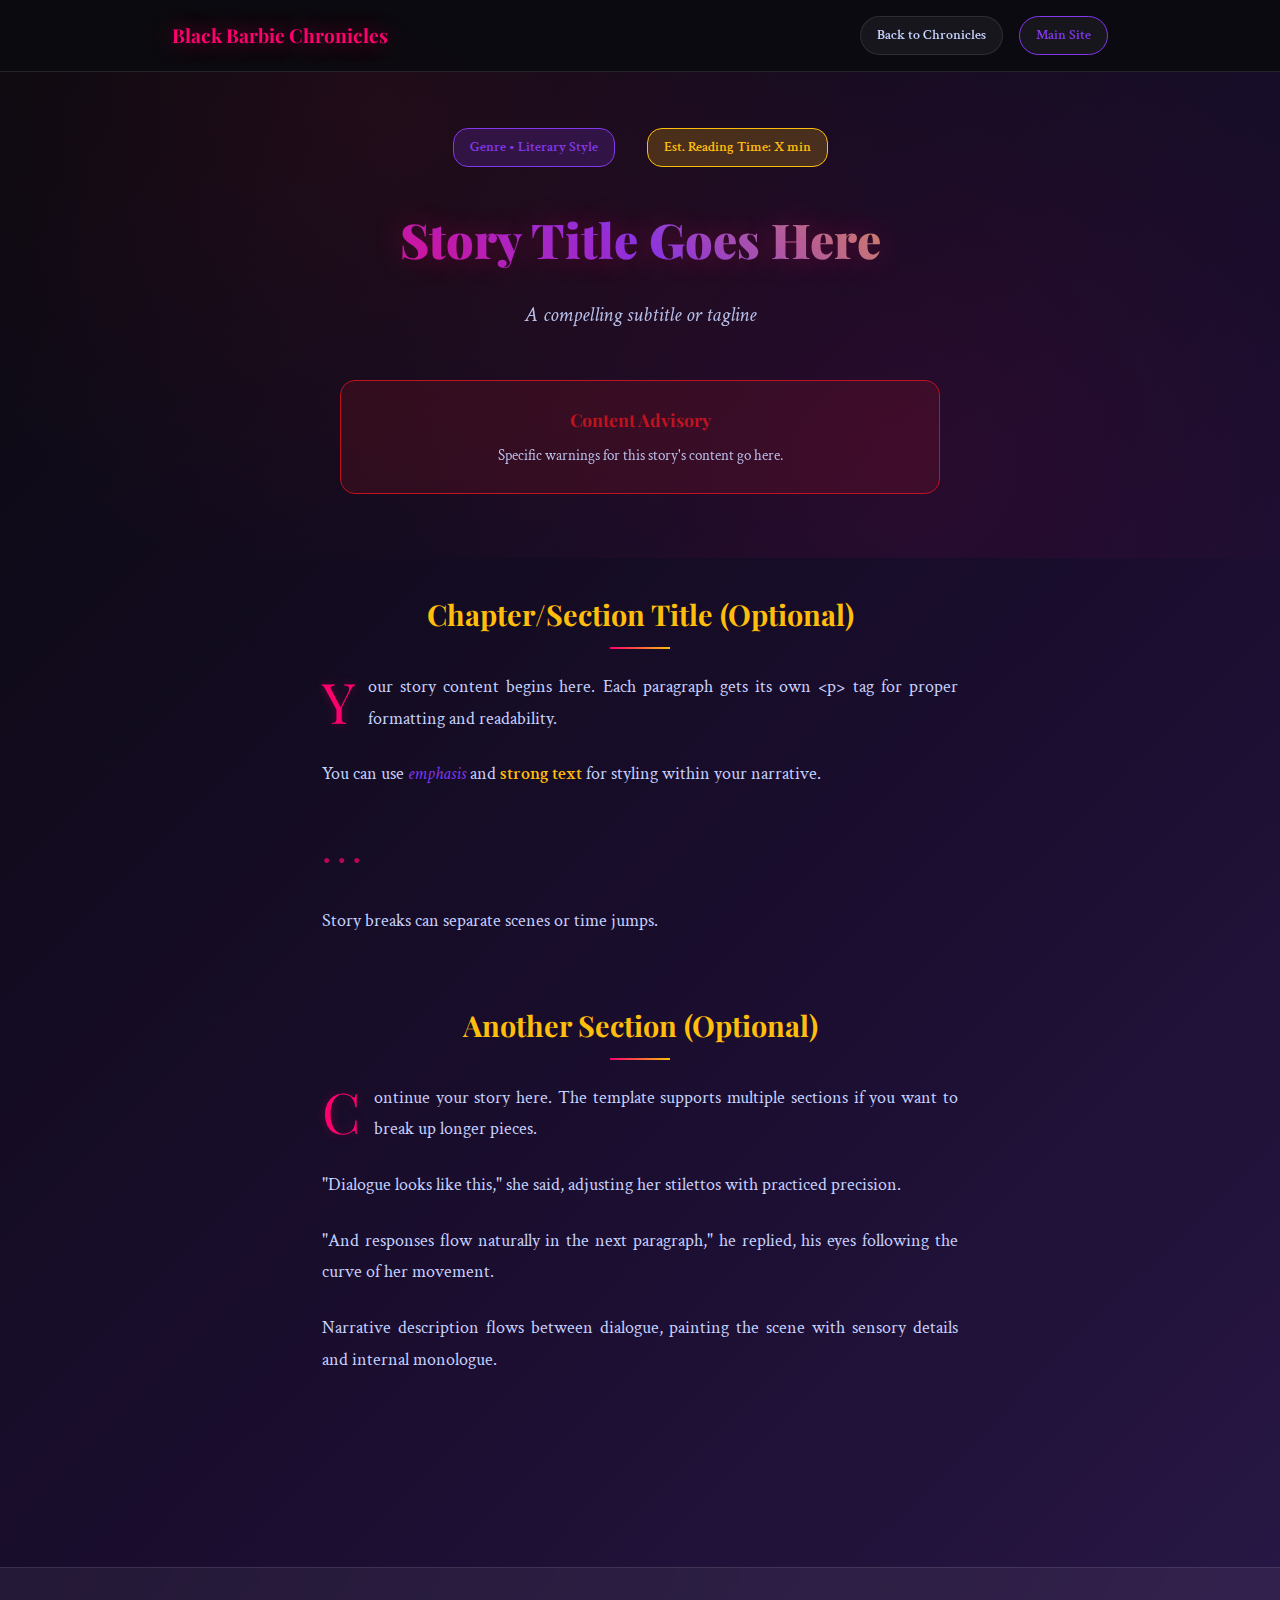
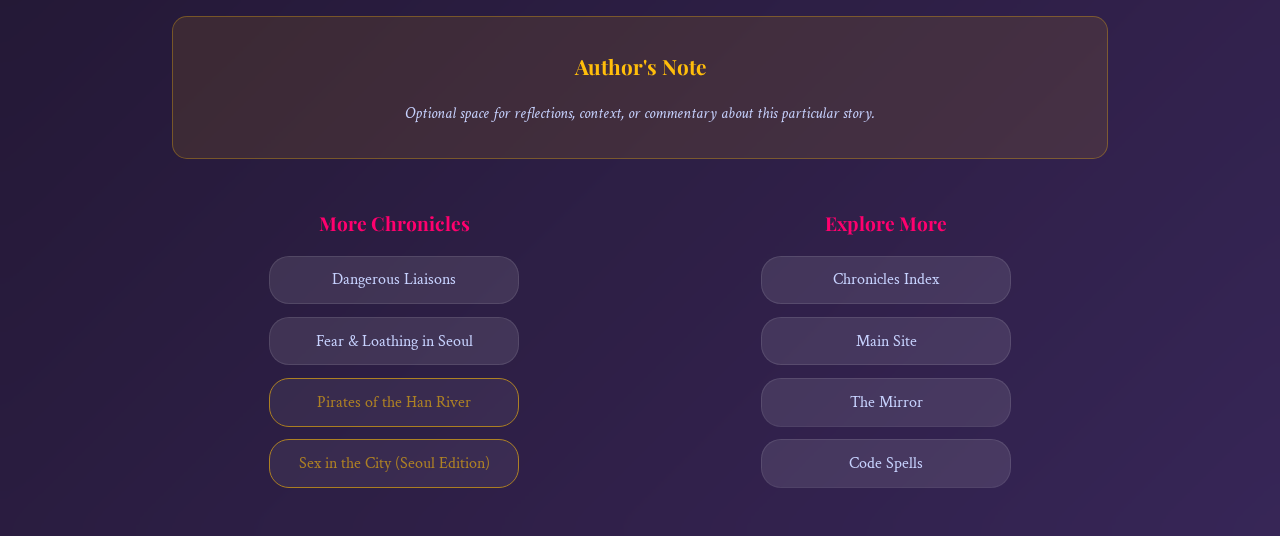
<file: story-template.html>
<!DOCTYPE html>
<html lang="en">
<head>
    <meta charset="UTF-8">
    <meta name="viewport" content="width=device-width, initial-scale=1.0">
    <title>Story Title - Black Barbie Chronicles</title>
    <link rel="preconnect" href="https://fonts.googleapis.com">
    <link rel="preconnect" href="https://fonts.gstatic.com" crossorigin>
    <link href="https://fonts.googleapis.com/css2?family=Crimson+Text:ital,wght@0,400;0,600;1,400&family=Playfair+Display:wght@400;700;900&family=JetBrains+Mono:wght@300;400;700&display=swap" rel="stylesheet">
    <link rel="stylesheet" href="story-style.css">
</head>
<body>
    <!-- Navigation -->
    <nav class="main-nav">
        <div class="nav-container">
            <div class="logo">
                <h1>Black Barbie Chronicles</h1>
            </div>
            <div class="nav-actions">
                <a href="index.html" class="back-link">Back to Chronicles</a>
                <a href="../index.html" class="back-link home-link">Main Site</a>
            </div>
        </div>
    </nav>

    <!-- Story Header -->
    <header class="story-header">
        <div class="header-content">
            <div class="story-meta">
                <span class="genre-tag">Genre • Literary Style</span>
                <span class="reading-time">Est. Reading Time: X min</span>
            </div>
            <h1 class="story-title">Story Title Goes Here</h1>
            <p class="story-subtitle">A compelling subtitle or tagline</p>
            
            <!-- Content Warning -->
            <div class="content-warning">
                <h3>Content Advisory</h3>
                <p>Specific warnings for this story's content go here.</p>
            </div>
        </div>
    </header>

    <!-- Story Content -->
    <main class="story-content">
        <div class="story-container">
            
            <!-- Chapter/Section 1 -->
            <section class="story-section">
                <h2 class="section-title">Chapter/Section Title (Optional)</h2>
                
                <div class="story-text">
                    <p>Your story content begins here. Each paragraph gets its own &lt;p&gt; tag for proper formatting and readability.</p>
                    
                    <p>You can use <em>emphasis</em> and <strong>strong text</strong> for styling within your narrative.</p>
                    
                    <p class="story-break">• • •</p>
                    
                    <p>Story breaks can separate scenes or time jumps.</p>
                </div>
            </section>
            
            <!-- Chapter/Section 2 -->
            <section class="story-section">
                <h2 class="section-title">Another Section (Optional)</h2>
                
                <div class="story-text">
                    <p>Continue your story here. The template supports multiple sections if you want to break up longer pieces.</p>
                    
                    <!-- Dialogue Example -->
                    <p>"Dialogue looks like this," she said, adjusting her stilettos with practiced precision.</p>
                    
                    <p>"And responses flow naturally in the next paragraph," he replied, his eyes following the curve of her movement.</p>
                    
                    <!-- Narrative continues -->
                    <p>Narrative description flows between dialogue, painting the scene with sensory details and internal monologue.</p>
                </div>
            </section>
            
            <!-- Add more sections as needed -->
            
        </div>
    </main>

    <!-- Story Footer -->
    <footer class="story-footer">
        <div class="footer-container">
            
            <!-- Author Note -->
            <div class="author-note">
                <h3>Author's Note</h3>
                <p>Optional space for reflections, context, or commentary about this particular story.</p>
            </div>
            
            <!-- Navigation -->
            <div class="story-navigation">
                <div class="nav-section">
                    <h4>More Chronicles</h4>
                    <div class="story-links">
                        <a href="dangerous-liaisons.html" class="nav-story-link">Dangerous Liaisons</a>
                        <a href="fear-loathing.html" class="nav-story-link">Fear & Loathing in Seoul</a>
                        <a href="pirates.html" class="nav-story-link coming-soon">Pirates of the Han River</a>
                        <a href="sex-city-seoul.html" class="nav-story-link coming-soon">Sex in the City (Seoul Edition)</a>
                    </div>
                </div>
                
                <div class="nav-section">
                    <h4>Explore More</h4>
                    <div class="site-links">
                        <a href="index.html" class="nav-link">Chronicles Index</a>
                        <a href="../index.html" class="nav-link">Main Site</a>
                        <a href="../index.html#mirror" class="nav-link">The Mirror</a>
                        <a href="../index.html#spells" class="nav-link">Code Spells</a>
                    </div>
                </div>
            </div>
            
        </div>
    </footer>

    <script>
        // Smooth scrolling for internal links
        document.querySelectorAll('a[href^="#"]').forEach(anchor => {
            anchor.addEventListener('click', function (e) {
                e.preventDefault();
                const target = document.querySelector(this.getAttribute('href'));
                if (target) {
                    target.scrollIntoView({
                        behavior: 'smooth',
                        block: 'start'
                    });
                }
            });
        });

        // Reading progress indicator
        function updateReadingProgress() {
            const article = document.querySelector('.story-content');
            const scrollTop = window.pageYOffset;
            const docHeight = article.offsetHeight;
            const winHeight = window.innerHeight;
            const scrollPercent = scrollTop / (docHeight - winHeight);
            const progressBar = document.querySelector('.reading-progress');
            
            if (progressBar) {
                progressBar.style.width = Math.min(scrollPercent * 100, 100) + '%';
            }
        }

        // Create reading progress bar
        const progressBar = document.createElement('div');
        progressBar.className = 'reading-progress';
        document.body.appendChild(progressBar);

        window.addEventListener('scroll', updateReadingProgress);
        window.addEventListener('resize', updateReadingProgress);

        // Dynamic navbar on scroll
        window.addEventListener('scroll', () => {
            const nav = document.querySelector('.main-nav');
            if (window.scrollY > 50) {
                nav.classList.add('scrolled');
            } else {
                nav.classList.remove('scrolled');
            }
        });

        // Prevent clicks on coming soon links
        document.querySelectorAll('.coming-soon').forEach(link => {
            link.addEventListener('click', function(e) {
                e.preventDefault();
                this.style.animation = 'shake 0.5s ease-in-out';
                setTimeout(() => {
                    this.style.animation = '';
                }, 500);
            });
        });
    </script>
</body>
</html>
</file>
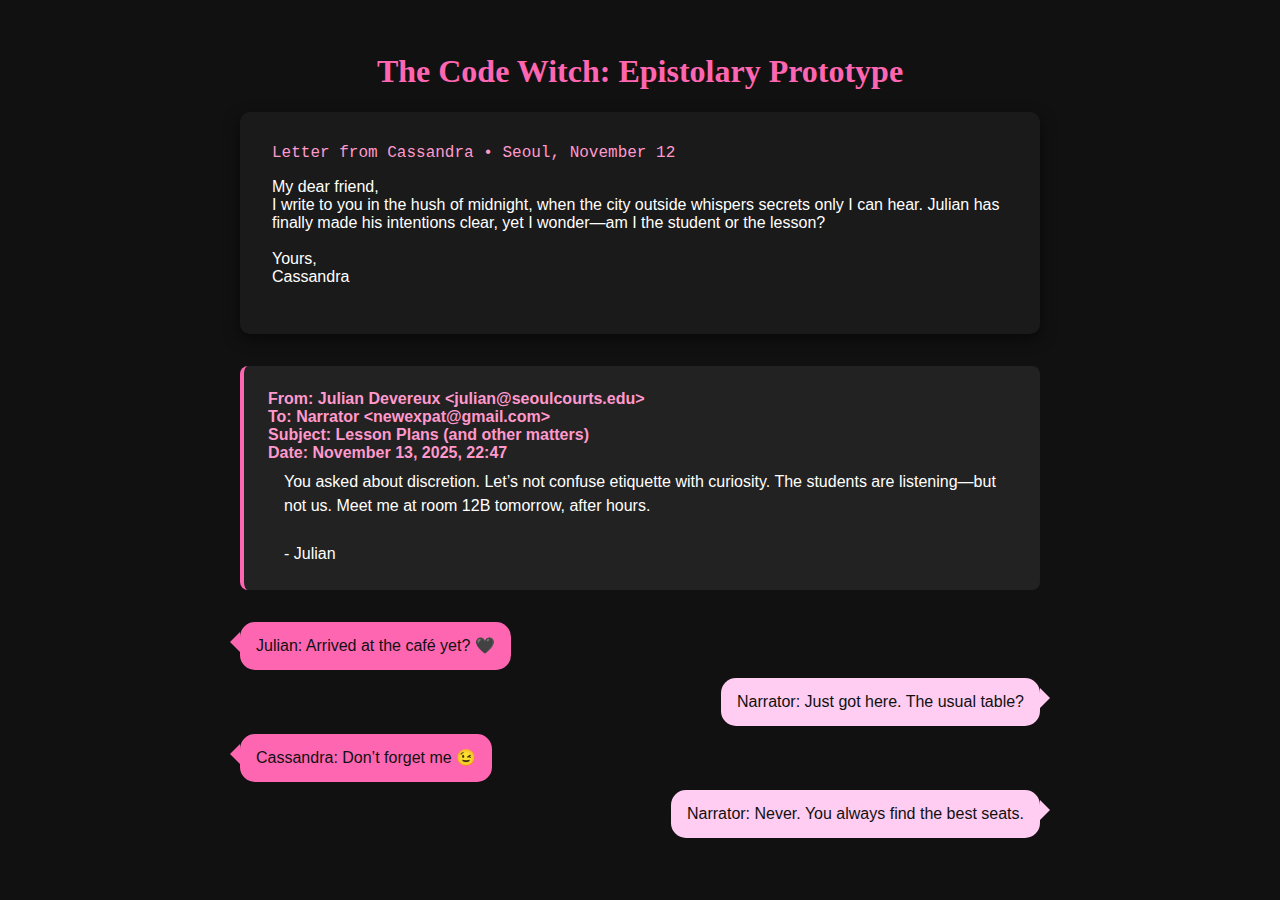
<file: Visualprototype.html>
<!DOCTYPE html>
<html lang="en">
<head>
<meta charset="UTF-8">
<meta name="viewport" content="width=device-width, initial-scale=1.0">
<title>The Code Witch - Epistolary Prototype</title>
<style>
    body {
        font-family: 'Arial', sans-serif;
        background: #111;
        color: #fff;
        margin: 0;
        padding: 2em;
    }
    h1 {
        text-align: center;
        color: #ff66b2;
        font-family: 'Georgia', serif;
    }
    .story-timeline {
        display: flex;
        flex-direction: column;
        gap: 2em;
        max-width: 800px;
        margin: 0 auto;
    }
    /* Letters */
    .letter {
        background: #1a1a1a url('https://www.transparenttextures.com/patterns/paper-fibers.png') repeat;
        border-radius: 10px;
        padding: 2em;
        box-shadow: 0 5px 15px rgba(0,0,0,0.5);
        cursor: pointer;
        transition: transform 0.3s;
    }
    .letter:hover {
        transform: scale(1.02);
    }
    .letter-header {
        font-family: 'Courier New', monospace;
        color: #ff99cc;
        margin-bottom: 1em;
    }
    /* Emails */
    .email {
        background: #222;
        border-left: 4px solid #ff66b2;
        padding: 1.5em;
        border-radius: 8px;
        transition: background 0.3s;
        cursor: pointer;
    }
    .email:hover {
        background: #333;
    }
    .email-header {
        font-weight: bold;
        color: #ff99cc;
        margin-bottom: 0.5em;
    }
    .email-body {
        margin-left: 1em;
        line-height: 1.5;
    }
    /* Chat Threads */
    .chat {
        display: flex;
        flex-direction: column;
        gap: 0.5em;
    }
    .bubble {
        max-width: 60%;
        padding: 0.8em 1em;
        border-radius: 15px;
        line-height: 1.4;
        position: relative;
    }
    .left {
        background: #ff66b2;
        color: #111;
        align-self: flex-start;
    }
    .right {
        background: #ffccf2;
        color: #111;
        align-self: flex-end;
    }
    .bubble::after {
        content: "";
        position: absolute;
        width: 0;
        height: 0;
        border-style: solid;
    }
    .left::after {
        border-width: 10px 10px 10px 0;
        border-color: transparent #ff66b2 transparent transparent;
        left: -10px;
        top: 10px;
    }
    .right::after {
        border-width: 10px 0 10px 10px;
        border-color: transparent transparent transparent #ffccf2;
        right: -10px;
        top: 10px;
    }
</style>
</head>
<body>
<h1>The Code Witch: Epistolary Prototype</h1>
<div class="story-timeline">

    <!-- Letter -->
    <div class="letter">
        <div class="letter-header">Letter from Cassandra • Seoul, November 12</div>
        <p>My dear friend,<br>
        I write to you in the hush of midnight, when the city outside whispers secrets only I can hear. Julian has finally made his intentions clear, yet I wonder—am I the student or the lesson?<br><br>
        Yours,<br>
        Cassandra</p>
    </div>

    <!-- Email -->
    <div class="email">
        <div class="email-header">From: Julian Devereux &lt;julian@seoulcourts.edu&gt;<br>
            To: Narrator &lt;newexpat@gmail.com&gt;<br>
            Subject: Lesson Plans (and other matters)<br>
            Date: November 13, 2025, 22:47
        </div>
        <div class="email-body">
            You asked about discretion. Let’s not confuse etiquette with curiosity. The students are listening—but not us. Meet me at room 12B tomorrow, after hours.<br><br>
            - Julian
        </div>
    </div>

    <!-- Chat Thread -->
    <div class="chat">
        <div class="bubble left">Julian: Arrived at the café yet? 🖤</div>
        <div class="bubble right">Narrator: Just got here. The usual table?</div>
        <div class="bubble left">Cassandra: Don’t forget me 😉</div>
        <div class="bubble right">Narrator: Never. You always find the best seats.</div>
    </div>

</div>
</body>
</html>
</file>
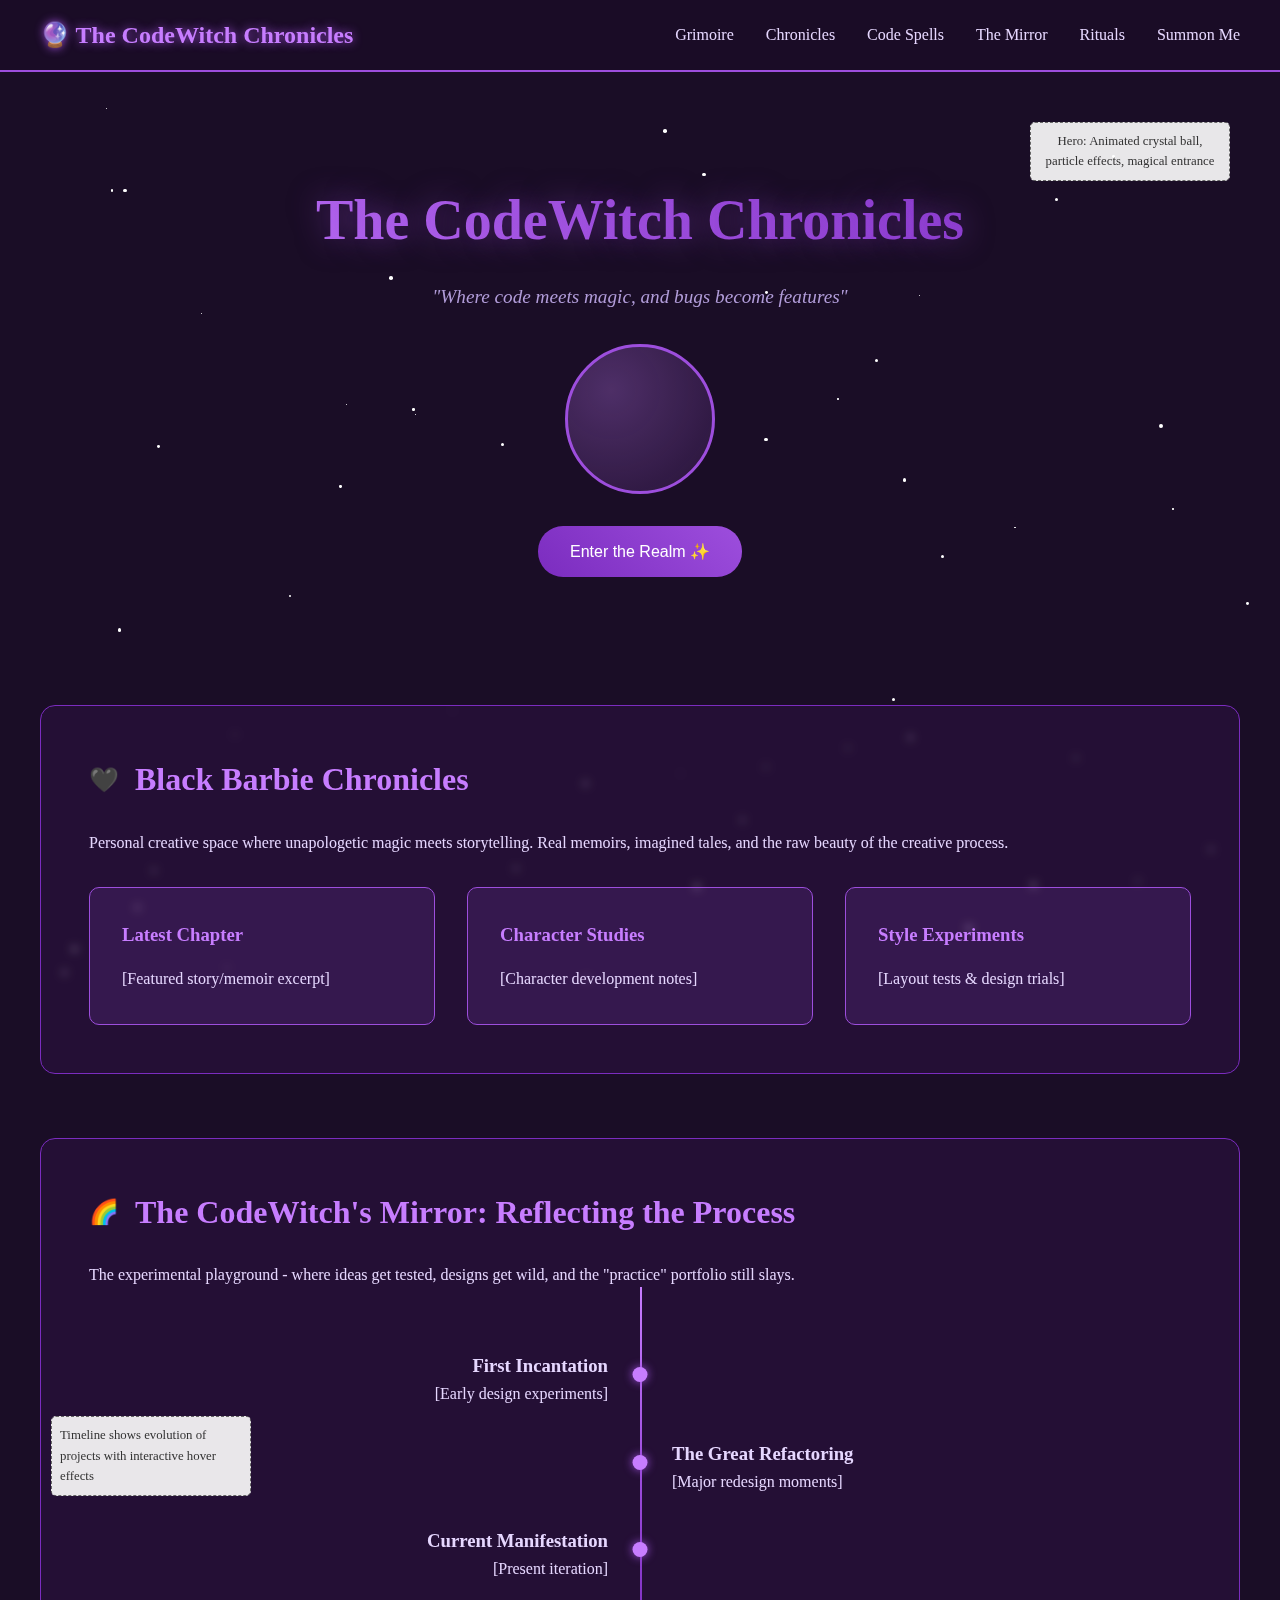
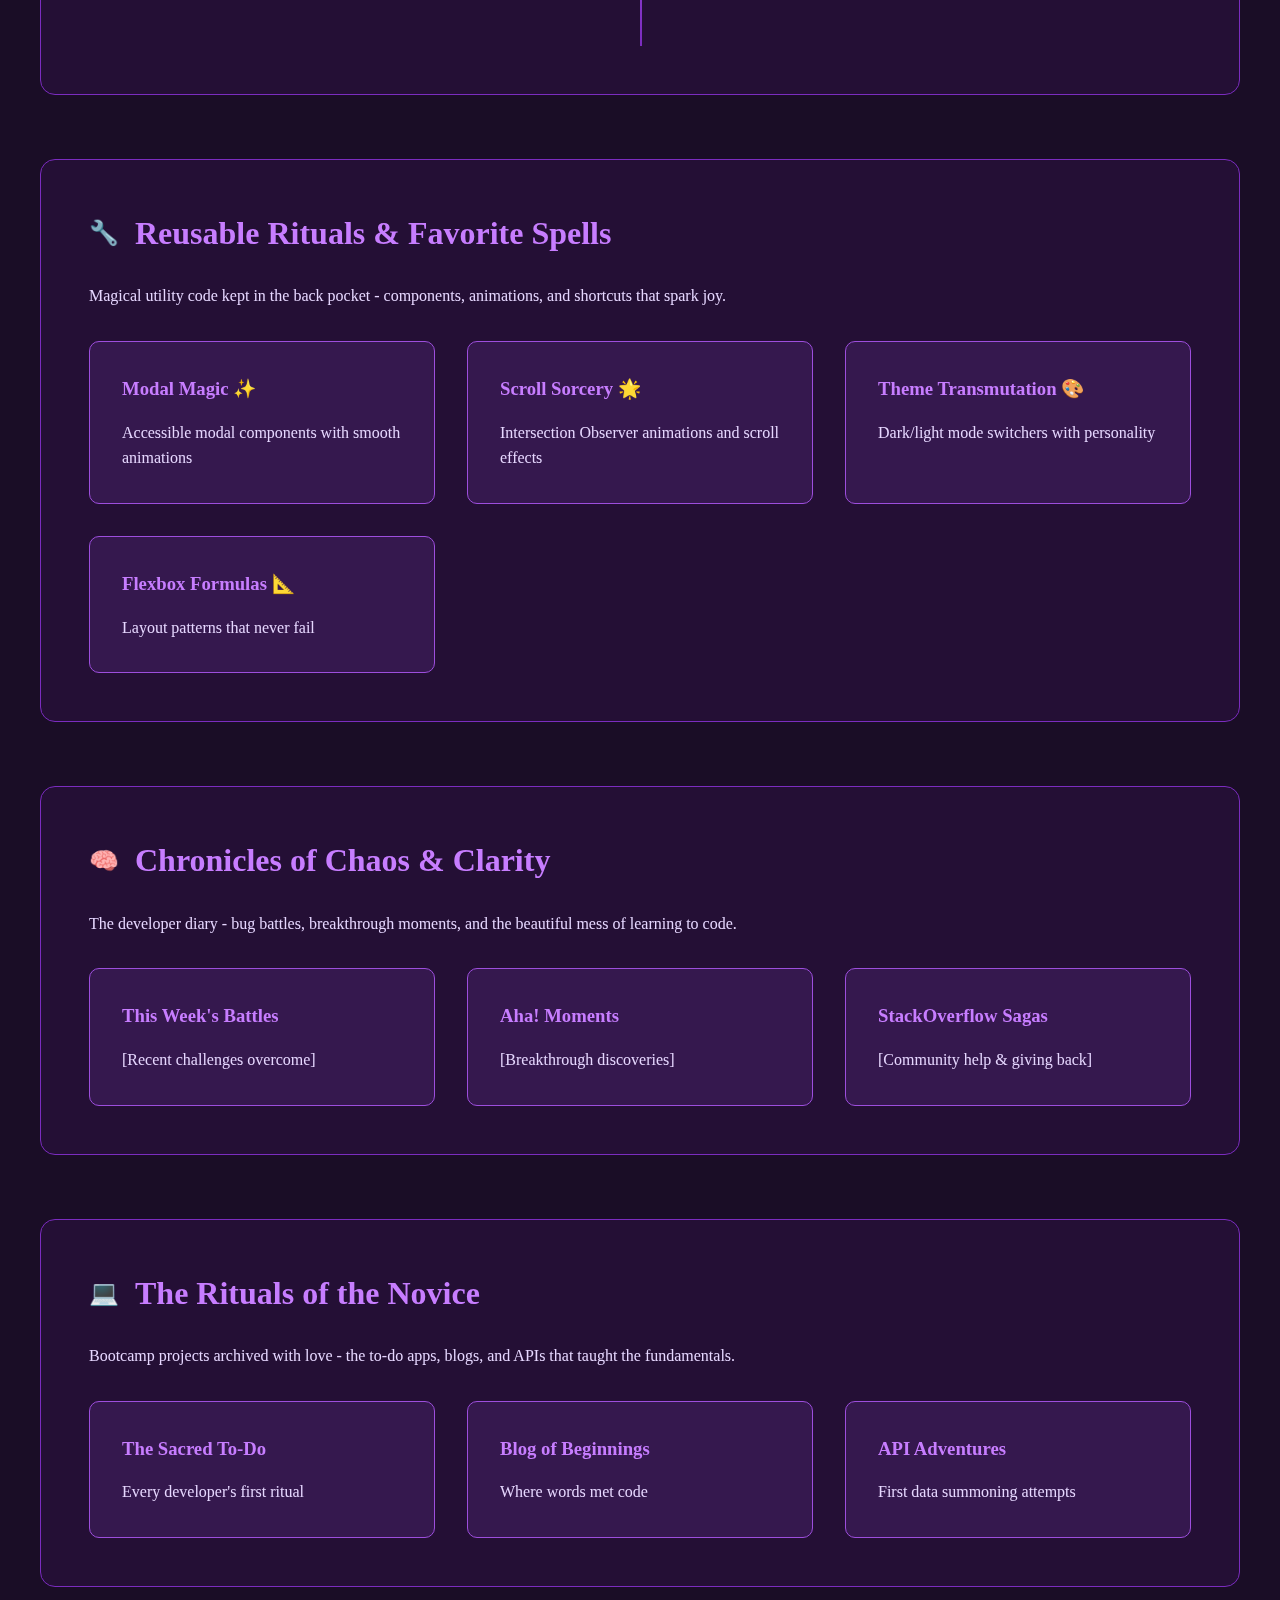
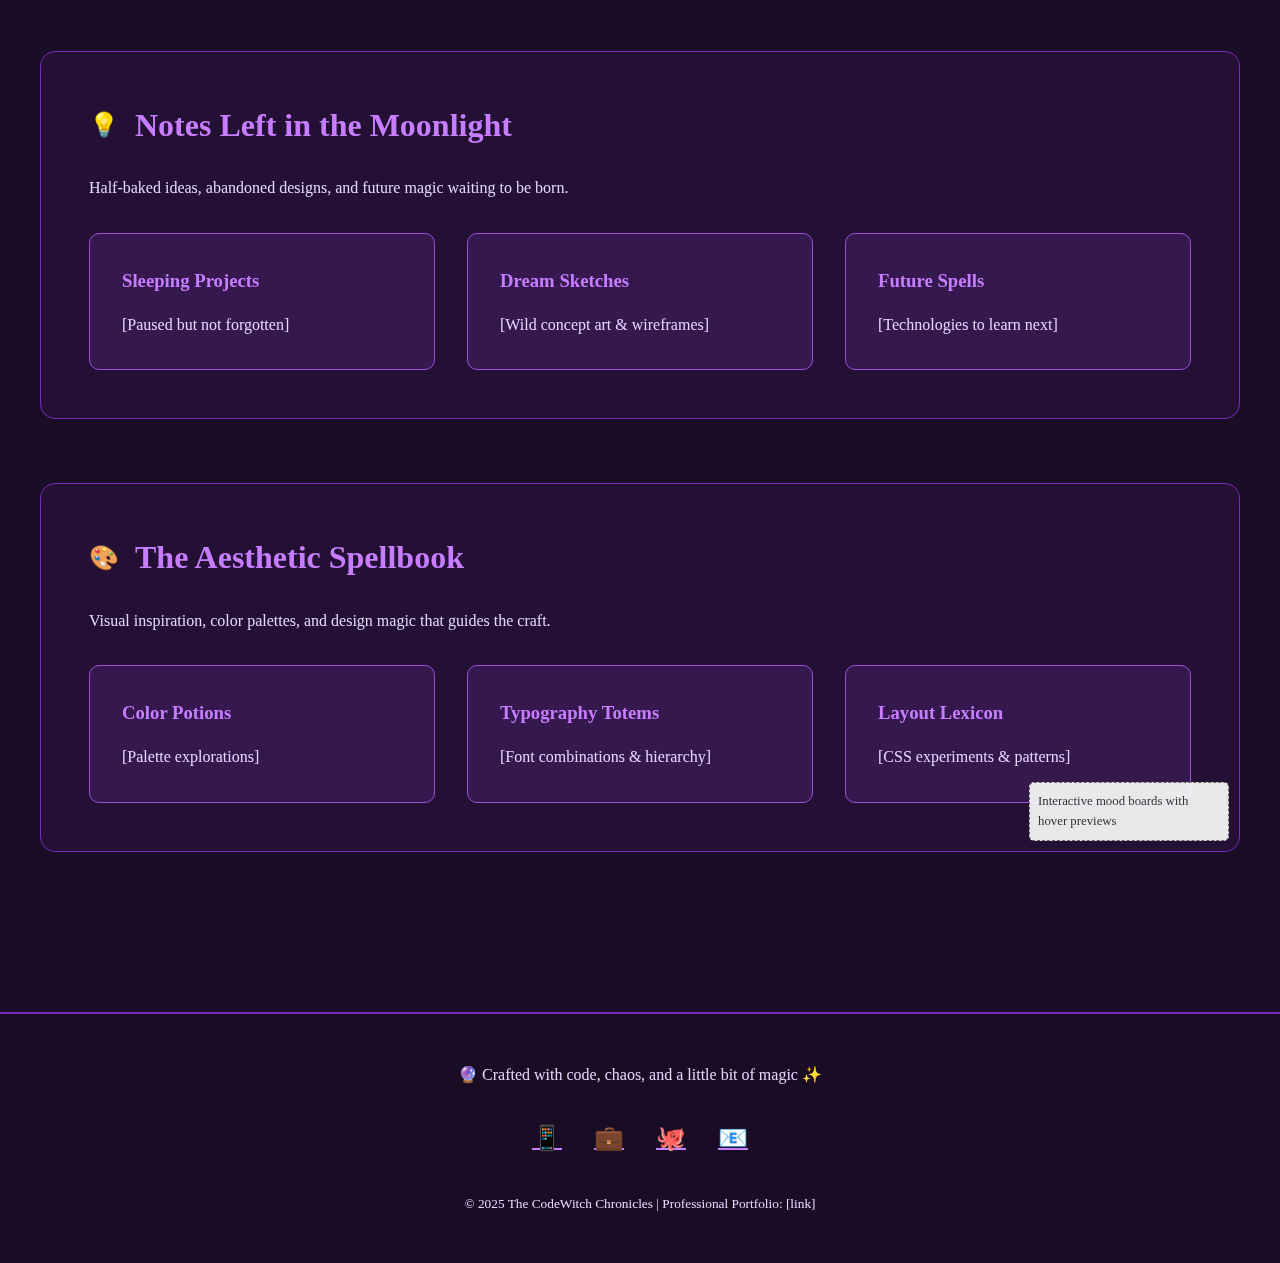
<file: Wireframe.html>
<!DOCTYPE html>
<html lang="en">
<head>
    <meta charset="UTF-8">
    <meta name="viewport" content="width=device-width, initial-scale=1.0">
    <title>CodeWitch Chronicles - Wireframe</title>
    <style>
        * {
            margin: 0;
            padding: 0;
            box-sizing: border-box;
        }

        body {
            font-family: 'Georgia', serif;
            background: #1a0d26;
            color: #e6d7ff;
            line-height: 1.6;
            overflow-x: hidden;
        }

        /* Magical background effects */
        .stars {
            position: fixed;
            width: 100%;
            height: 100%;
            z-index: -1;
        }

        .star {
            position: absolute;
            background: #fff;
            border-radius: 50%;
            animation: twinkle 3s infinite alternate;
        }

        @keyframes twinkle {
            0% { opacity: 0.3; transform: scale(1); }
            100% { opacity: 1; transform: scale(1.2); }
        }

        /* Header */
        .header {
            position: fixed;
            top: 0;
            width: 100%;
            background: rgba(26, 13, 38, 0.95);
            backdrop-filter: blur(10px);
            z-index: 1000;
            padding: 1rem 2rem;
            border-bottom: 2px solid #9d4edd;
        }

        .nav {
            display: flex;
            justify-content: space-between;
            align-items: center;
            max-width: 1200px;
            margin: 0 auto;
        }

        .logo {
            font-size: 1.5rem;
            font-weight: bold;
            color: #c77dff;
            text-shadow: 0 0 10px #9d4edd;
        }

        .nav-links {
            display: flex;
            gap: 2rem;
            list-style: none;
        }

        .nav-links a {
            color: #e6d7ff;
            text-decoration: none;
            transition: all 0.3s ease;
            position: relative;
        }

        .nav-links a:hover {
            color: #c77dff;
            text-shadow: 0 0 5px #9d4edd;
        }

        /* Main content */
        .main {
            margin-top: 80px;
            padding: 2rem;
        }

        .container {
            max-width: 1200px;
            margin: 0 auto;
        }

        /* Hero section */
        .hero {
            text-align: center;
            padding: 4rem 0;
            position: relative;
        }

        .hero h1 {
            font-size: 3.5rem;
            margin-bottom: 1rem;
            background: linear-gradient(45deg, #c77dff, #9d4edd, #7b2cbf);
            -webkit-background-clip: text;
            -webkit-text-fill-color: transparent;
            text-shadow: 0 0 30px rgba(157, 78, 221, 0.5);
        }

        .hero-subtitle {
            font-size: 1.2rem;
            margin-bottom: 2rem;
            font-style: italic;
            color: #b19cd9;
        }

        .crystal-ball {
            width: 150px;
            height: 150px;
            background: radial-gradient(circle at 30% 30%, rgba(199, 125, 255, 0.3), rgba(157, 78, 221, 0.1));
            border-radius: 50%;
            margin: 2rem auto;
            border: 3px solid #9d4edd;
            position: relative;
            animation: float 6s ease-in-out infinite;
        }

        @keyframes float {
            0%, 100% { transform: translateY(0px); }
            50% { transform: translateY(-20px); }
        }

        /* Section styles */
        .section {
            margin: 4rem 0;
            padding: 3rem;
            background: rgba(123, 44, 191, 0.1);
            border-radius: 15px;
            border: 1px solid #7b2cbf;
            position: relative;
            backdrop-filter: blur(5px);
        }

        .section h2 {
            font-size: 2rem;
            margin-bottom: 1.5rem;
            color: #c77dff;
            display: flex;
            align-items: center;
            gap: 1rem;
        }

        .section-icon {
            font-size: 1.5rem;
        }

        /* Grid layouts */
        .spell-grid {
            display: grid;
            grid-template-columns: repeat(auto-fit, minmax(300px, 1fr));
            gap: 2rem;
            margin-top: 2rem;
        }

        .spell-card {
            background: rgba(157, 78, 221, 0.15);
            padding: 2rem;
            border-radius: 10px;
            border: 1px solid #9d4edd;
            transition: all 0.3s ease;
            cursor: pointer;
        }

        .spell-card:hover {
            transform: translateY(-5px);
            box-shadow: 0 10px 25px rgba(157, 78, 221, 0.3);
            border-color: #c77dff;
        }

        .spell-card h3 {
            color: #c77dff;
            margin-bottom: 1rem;
        }

        /* Timeline */
        .timeline {
            position: relative;
            padding: 2rem 0;
        }

        .timeline::before {
            content: '';
            position: absolute;
            left: 50%;
            top: 0;
            bottom: 0;
            width: 2px;
            background: linear-gradient(to bottom, #c77dff, #9d4edd, #7b2cbf);
        }

        .timeline-item {
            position: relative;
            margin: 2rem 0;
            padding: 0 2rem;
        }

        .timeline-item:nth-child(odd) {
            text-align: right;
            padding-right: calc(50% + 2rem);
        }

        .timeline-item:nth-child(even) {
            text-align: left;
            padding-left: calc(50% + 2rem);
        }

        .timeline-dot {
            position: absolute;
            left: 50%;
            top: 1rem;
            width: 15px;
            height: 15px;
            background: #c77dff;
            border-radius: 50%;
            transform: translateX(-50%);
            box-shadow: 0 0 10px #9d4edd;
        }

        /* Buttons */
        .spell-button {
            background: linear-gradient(45deg, #7b2cbf, #9d4edd);
            color: white;
            border: none;
            padding: 1rem 2rem;
            border-radius: 25px;
            cursor: pointer;
            font-size: 1rem;
            transition: all 0.3s ease;
            position: relative;
            overflow: hidden;
        }

        .spell-button:hover {
            transform: translateY(-2px);
            box-shadow: 0 10px 25px rgba(157, 78, 221, 0.4);
        }

        .spell-button::before {
            content: '';
            position: absolute;
            top: 0;
            left: -100%;
            width: 100%;
            height: 100%;
            background: linear-gradient(90deg, transparent, rgba(255,255,255,0.2), transparent);
            transition: left 0.5s;
        }

        .spell-button:hover::before {
            left: 100%;
        }

        /* Footer */
        .footer {
            text-align: center;
            padding: 3rem 2rem;
            background: rgba(26, 13, 38, 0.8);
            border-top: 2px solid #7b2cbf;
            margin-top: 4rem;
        }

        .social-links {
            display: flex;
            justify-content: center;
            gap: 2rem;
            margin: 2rem 0;
        }

        .social-links a {
            color: #c77dff;
            font-size: 1.5rem;
            transition: all 0.3s ease;
        }

        .social-links a:hover {
            color: #e0aaff;
            transform: scale(1.2);
        }

        /* Responsive */
        @media (max-width: 768px) {
            .nav-links {
                gap: 1rem;
                font-size: 0.9rem;
            }

            .hero h1 {
                font-size: 2.5rem;
            }

            .timeline::before {
                left: 2rem;
            }

            .timeline-item {
                padding-left: 4rem !important;
                padding-right: 2rem !important;
                text-align: left !important;
            }

            .timeline-dot {
                left: 2rem !important;
                transform: translateX(-50%);
            }
        }

        /* Wireframe annotations */
        .wireframe-note {
            position: absolute;
            background: rgba(255, 255, 255, 0.9);
            color: #333;
            padding: 0.5rem;
            border-radius: 5px;
            font-size: 0.8rem;
            border: 1px dashed #666;
            max-width: 200px;
        }

        .note-1 { top: 10px; right: 10px; }
        .note-2 { top: 50%; left: 10px; }
        .note-3 { bottom: 10px; right: 10px; }
    </style>
</head>
<body>
    <div class="stars" id="stars"></div>

    <!-- Header -->
    <header class="header">
        <nav class="nav">
            <div class="logo">🔮 The CodeWitch Chronicles</div>
            <ul class="nav-links">
                <li><a href="#grimoire">Grimoire</a></li>
                <li><a href="#chronicles">Chronicles</a></li>
                <li><a href="#spells">Code Spells</a></li>
                <li><a href="#mirror">The Mirror</a></li>
                <li><a href="#rituals">Rituals</a></li>
                <li><a href="#contact">Summon Me</a></li>
            </ul>
        </nav>
    </header>

    <main class="main">
        <div class="container">
            
            <!-- Hero Section -->
            <section class="hero">
                <h1>The CodeWitch Chronicles</h1>
                <p class="hero-subtitle">"Where code meets magic, and bugs become features"</p>
                <div class="crystal-ball"></div>
                <button class="spell-button">Enter the Realm ✨</button>
                <div class="wireframe-note note-1">Hero: Animated crystal ball, particle effects, magical entrance</div>
            </section>

            <!-- Black Barbie Chronicles Section -->
            <section id="chronicles" class="section">
                <h2><span class="section-icon">🖤</span> Black Barbie Chronicles</h2>
                <p>Personal creative space where unapologetic magic meets storytelling. Real memoirs, imagined tales, and the raw beauty of the creative process.</p>
                
                <div class="spell-grid">
                    <div class="spell-card">
                        <h3>Latest Chapter</h3>
                        <p>[Featured story/memoir excerpt]</p>
                    </div>
                    <div class="spell-card">
                        <h3>Character Studies</h3>
                        <p>[Character development notes]</p>
                    </div>
                    <div class="spell-card">
                        <h3>Style Experiments</h3>
                        <p>[Layout tests & design trials]</p>
                    </div>
                </div>
            </section>

            <!-- The Mirror (Practice Portfolio) -->
            <section id="mirror" class="section">
                <h2><span class="section-icon">🌈</span> The CodeWitch's Mirror: Reflecting the Process</h2>
                <p>The experimental playground - where ideas get tested, designs get wild, and the "practice" portfolio still slays.</p>
                
                <div class="timeline">
                    <div class="timeline-item">
                        <div class="timeline-dot"></div>
                        <h3>First Incantation</h3>
                        <p>[Early design experiments]</p>
                    </div>
                    <div class="timeline-item">
                        <div class="timeline-dot"></div>
                        <h3>The Great Refactoring</h3>
                        <p>[Major redesign moments]</p>
                    </div>
                    <div class="timeline-item">
                        <div class="timeline-dot"></div>
                        <h3>Current Manifestation</h3>
                        <p>[Present iteration]</p>
                    </div>
                </div>
                <div class="wireframe-note note-2">Timeline shows evolution of projects with interactive hover effects</div>
            </section>

            <!-- Code Spells & Snippets -->
            <section id="spells" class="section">
                <h2><span class="section-icon">🔧</span> Reusable Rituals & Favorite Spells</h2>
                <p>Magical utility code kept in the back pocket - components, animations, and shortcuts that spark joy.</p>
                
                <div class="spell-grid">
                    <div class="spell-card">
                        <h3>Modal Magic ✨</h3>
                        <p>Accessible modal components with smooth animations</p>
                    </div>
                    <div class="spell-card">
                        <h3>Scroll Sorcery 🌟</h3>
                        <p>Intersection Observer animations and scroll effects</p>
                    </div>
                    <div class="spell-card">
                        <h3>Theme Transmutation 🎨</h3>
                        <p>Dark/light mode switchers with personality</p>
                    </div>
                    <div class="spell-card">
                        <h3>Flexbox Formulas 📐</h3>
                        <p>Layout patterns that never fail</p>
                    </div>
                </div>
            </section>

            <!-- Dev Diary -->
            <section id="grimoire" class="section">
                <h2><span class="section-icon">🧠</span> Chronicles of Chaos & Clarity</h2>
                <p>The developer diary - bug battles, breakthrough moments, and the beautiful mess of learning to code.</p>
                
                <div class="spell-grid">
                    <div class="spell-card">
                        <h3>This Week's Battles</h3>
                        <p>[Recent challenges overcome]</p>
                    </div>
                    <div class="spell-card">
                        <h3>Aha! Moments</h3>
                        <p>[Breakthrough discoveries]</p>
                    </div>
                    <div class="spell-card">
                        <h3>StackOverflow Sagas</h3>
                        <p>[Community help & giving back]</p>
                    </div>
                </div>
            </section>

            <!-- Bootcamp Archive -->
            <section id="rituals" class="section">
                <h2><span class="section-icon">💻</span> The Rituals of the Novice</h2>
                <p>Bootcamp projects archived with love - the to-do apps, blogs, and APIs that taught the fundamentals.</p>
                
                <div class="spell-grid">
                    <div class="spell-card">
                        <h3>The Sacred To-Do</h3>
                        <p>Every developer's first ritual</p>
                    </div>
                    <div class="spell-card">
                        <h3>Blog of Beginnings</h3>
                        <p>Where words met code</p>
                    </div>
                    <div class="spell-card">
                        <h3>API Adventures</h3>
                        <p>First data summoning attempts</p>
                    </div>
                </div>
            </section>

            <!-- Idea Graveyard -->
            <section class="section">
                <h2><span class="section-icon">💡</span> Notes Left in the Moonlight</h2>
                <p>Half-baked ideas, abandoned designs, and future magic waiting to be born.</p>
                
                <div class="spell-grid">
                    <div class="spell-card">
                        <h3>Sleeping Projects</h3>
                        <p>[Paused but not forgotten]</p>
                    </div>
                    <div class="spell-card">
                        <h3>Dream Sketches</h3>
                        <p>[Wild concept art & wireframes]</p>
                    </div>
                    <div class="spell-card">
                        <h3>Future Spells</h3>
                        <p>[Technologies to learn next]</p>
                    </div>
                </div>
            </section>

            <!-- Theme Concepts -->
            <section class="section">
                <h2><span class="section-icon">🎨</span> The Aesthetic Spellbook</h2>
                <p>Visual inspiration, color palettes, and design magic that guides the craft.</p>
                
                <div class="spell-grid">
                    <div class="spell-card">
                        <h3>Color Potions</h3>
                        <p>[Palette explorations]</p>
                    </div>
                    <div class="spell-card">
                        <h3>Typography Totems</h3>
                        <p>[Font combinations & hierarchy]</p>
                    </div>
                    <div class="spell-card">
                        <h3>Layout Lexicon</h3>
                        <p>[CSS experiments & patterns]</p>
                    </div>
                </div>
                <div class="wireframe-note note-3">Interactive mood boards with hover previews</div>
            </section>

        </div>
    </main>

    <!-- Footer -->
    <footer class="footer">
        <p>🔮 Crafted with code, chaos, and a little bit of magic ✨</p>
        <div class="social-links">
            <a href="#">📱</a>
            <a href="#">💼</a>
            <a href="#">🐙</a>
            <a href="#">📧</a>
        </div>
        <p><small>© 2025 The CodeWitch Chronicles | Professional Portfolio: [link]</small></p>
    </footer>

    <script>
        // Create floating stars
        function createStars() {
            const starsContainer = document.getElementById('stars');
            const numStars = 50;
            
            for (let i = 0; i < numStars; i++) {
                const star = document.createElement('div');
                star.className = 'star';
                star.style.left = Math.random() * 100 + '%';
                star.style.top = Math.random() * 100 + '%';
                star.style.width = star.style.height = Math.random() * 3 + 1 + 'px';
                star.style.animationDelay = Math.random() * 3 + 's';
                starsContainer.appendChild(star);
            }
        }

        // Smooth scrolling for navigation
        document.querySelectorAll('a[href^="#"]').forEach(anchor => {
            anchor.addEventListener('click', function (e) {
                e.preventDefault();
                const target = document.querySelector(this.getAttribute('href'));
                if (target) {
                    target.scrollIntoView({
                        behavior: 'smooth',
                        block: 'start'
                    });
                }
            });
        });

        // Initialize
        createStars();

        // Add magical hover effects to spell cards
        document.querySelectorAll('.spell-card').forEach(card => {
            card.addEventListener('mouseenter', function() {
                this.style.background = 'rgba(199, 125, 255, 0.2)';
            });
            
            card.addEventListener('mouseleave', function() {
                this.style.background = 'rgba(157, 78, 221, 0.15)';
            });
        });
    </script>
</body>
</html>
</file>
<file: chronicles-style.css>
/* Reset and Base Styles */
* {
    margin: 0;
    padding: 0;
    box-sizing: border-box;
}

/* CSS Custom Properties (Variables) */
:root {
    --midnight: #0a0a0f;
    --deep-purple: #1a0d2e;
    --witch-purple: #2d1b4e;
    --neon-pink: #ff006e;
    --electric-blue: #8338ec;
    --gold: #ffbe0b;
    --silver: #c7d2fe;
    --blood: #c1121f;
    --smoke: rgba(255, 255, 255, 0.1);
    --glass: rgba(255, 255, 255, 0.05);
}

/* Body and Base Typography */
body {
    font-family: 'Crimson Text', serif;
    background: linear-gradient(135deg, var(--blood) 0%, var(--deep-purple) 50%, var(--midnight) 100%);
    color: var(--silver);
    line-height: 1.6;
    overflow-x: hidden;
    min-height: 100vh;
}

/* Magical background effects */
body::before {
    content: '';
    position: fixed;
    top: 0;
    left: 0;
    width: 100%;
    height: 100%;
    background: 
        radial-gradient(circle at 20% 80%, rgba(255, 0, 110, 0.15) 0%, transparent 50%),
        radial-gradient(circle at 80% 20%, rgba(193, 18, 31, 0.1) 0%, transparent 50%),
        radial-gradient(circle at 40% 40%, rgba(255, 190, 11, 0.05) 0%, transparent 50%);
    pointer-events: none;
    z-index: -1;
}

/* Navigation Styles */
.main-nav {
    position: fixed;
    top: 0;
    width: 100%;
    background: rgba(10, 10, 15, 0.95);
    backdrop-filter: blur(20px);
    border-bottom: 1px solid var(--smoke);
    z-index: 1000;
    padding: 1rem 0;
}

.nav-container {
    max-width: 1200px;
    margin: 0 auto;
    padding: 0 2rem;
    display: flex;
    justify-content: space-between;
    align-items: center;
}

.logo h1 {
    font-family: 'Playfair Display', serif;
    font-size: 1.3rem;
    color: var(--neon-pink);
    text-shadow: 0 0 20px rgba(255, 0, 110, 0.5);
}

.nav-actions {
    display: flex;
    gap: 1rem;
    align-items: center;
}

.back-link {
    color: var(--silver);
    text-decoration: none;
    transition: all 0.3s ease;
    font-weight: 600;
    padding: 0.5rem 1rem;
    border: 1px solid var(--smoke);
    border-radius: 25px;
    background: var(--glass);
    backdrop-filter: blur(10px);
}

.back-link:hover {
    color: var(--gold);
    border-color: var(--gold);
    box-shadow: 0 5px 20px rgba(255, 190, 11, 0.2);
    transform: translateY(-2px);
}

.home-link {
    color: var(--electric-blue);
    border-color: var(--electric-blue);
}

.home-link:hover {
    color: var(--neon-pink);
    border-color: var(--neon-pink);
    box-shadow: 0 5px 20px rgba(255, 0, 110, 0.2);
}

/* Hero Section */
.hero {
    height: 80vh;
    display: flex;
    align-items: center;
    justify-content: center;
    text-align: center;
    position: relative;
    overflow: hidden;
    margin-top: 80px;
}

.hero-content {
    z-index: 2;
    max-width: 900px;
    padding: 2rem;
}

.hero-title {
    font-family: 'Playfair Display', serif;
    font-size: 3.5rem;
    font-weight: 900;
    background: linear-gradient(45deg, var(--blood), var(--neon-pink), var(--gold));
    background-clip: text;
    -webkit-background-clip: text;
    -webkit-text-fill-color: transparent;
    margin-bottom: 1rem;
    text-shadow: 0 0 40px rgba(193, 18, 31, 0.3);
    animation: pulse 3s ease-in-out infinite alternate;
}

@keyframes pulse {
    from { filter: brightness(1); }
    to { filter: brightness(1.3); }
}

.hero-subtitle {
    font-size: 1.8rem;
    color: var(--silver);
    margin-bottom: 1rem;
    font-style: italic;
}

.hero-description {
    font-size: 1.1rem;
    color: var(--silver);
    opacity: 0.9;
    max-width: 700px;
    margin: 0 auto 2rem;
    line-height: 1.8;
}

.danger-warning {
    background: rgba(193, 18, 31, 0.2);
    border: 1px solid var(--blood);
    border-radius: 15px;
    padding: 1.5rem;
    margin: 2rem auto;
    max-width: 600px;
    text-align: center;
}

.danger-warning h3 {
    color: var(--blood);
    font-family: 'Playfair Display', serif;
    margin-bottom: 0.5rem;
    font-size: 1.2rem;
}

.danger-warning p {
    font-size: 0.95rem;
    color: var(--silver);
    opacity: 0.9;
}

/* Stories Grid Section */
.stories-section {
    padding: 4rem 0;
}

.container {
    max-width: 1200px;
    margin: 0 auto;
    padding: 0 2rem;
}

.stories-grid {
    display: grid;
    grid-template-columns: repeat(auto-fit, minmax(350px, 1fr));
    gap: 2rem;
    margin-top: 3rem;
}

/* Story Cards */
.story-card {
    background: var(--glass);
    backdrop-filter: blur(20px);
    border: 1px solid var(--smoke);
    border-radius: 20px;
    padding: 2.5rem;
    transition: all 0.4s ease;
    position: relative;
    overflow: hidden;
    height: fit-content;
}

.story-card::before {
    content: '';
    position: absolute;
    top: 0;
    left: 0;
    width: 100%;
    height: 3px;
    background: linear-gradient(90deg, var(--blood), var(--neon-pink), var(--gold));
    opacity: 0;
    transition: opacity 0.3s ease;
}

.story-card:hover::before {
    opacity: 1;
}

.story-card:hover {
    transform: translateY(-10px);
    box-shadow: 0 25px 50px rgba(193, 18, 31, 0.2);
    border-color: var(--blood);
    background: rgba(193, 18, 31, 0.1);
}

.story-card.available:hover {
    border-color: var(--neon-pink);
    background: rgba(255, 0, 110, 0.1);
}

/* Story Card Content */
.story-header {
    display: flex;
    align-items: flex-start;
    justify-content: space-between;
    margin-bottom: 1.5rem;
}

.story-card h3 {
    font-family: 'Playfair Display', serif;
    font-size: 1.5rem;
    color: var(--neon-pink);
    margin-bottom: 0.5rem;
    flex: 1;
}

.story-status {
    padding: 0.3rem 0.8rem;
    border-radius: 15px;
    font-size: 0.8rem;
    font-weight: 600;
    text-transform: uppercase;
    letter-spacing: 0.5px;
}

.status-available {
    background: rgba(255, 0, 110, 0.2);
    color: var(--neon-pink);
    border: 1px solid var(--neon-pink);
}

.status-coming {
    background: rgba(255, 190, 11, 0.2);
    color: var(--gold);
    border: 1px solid var(--gold);
}

.story-genre {
    font-size: 0.9rem;
    color: var(--electric-blue);
    margin-bottom: 1rem;
    font-style: italic;
    font-weight: 600;
}

.story-card p {
    color: var(--silver);
    margin-bottom: 1.5rem;
    line-height: 1.7;
    font-size: 1rem;
}

.story-details {
    display: flex;
    flex-wrap: wrap;
    gap: 0.5rem;
    margin-bottom: 1.5rem;
}

.detail-tag {
    padding: 0.2rem 0.6rem;
    background: rgba(131, 56, 236, 0.2);
    color: var(--electric-blue);
    border-radius: 10px;
    font-size: 0.8rem;
    border: 1px solid rgba(131, 56, 236, 0.3);
}

/* Story Links */
.card-link {
    display: inline-block;
    color: var(--blood);
    text-decoration: none;
    font-weight: 600;
    transition: all 0.3s ease;
    position: relative;
    padding: 0.8rem 1.5rem;
    border: 2px solid var(--blood);
    border-radius: 25px;
    background: rgba(193, 18, 31, 0.1);
    text-align: center;
}

.card-link.available {
    color: var(--neon-pink);
    border-color: var(--neon-pink);
    background: rgba(255, 0, 110, 0.1);
}

.card-link:hover {
    transform: translateY(-2px);
    box-shadow: 0 10px 30px rgba(193, 18, 31, 0.3);
    background: var(--blood);
    color: white;
}

.card-link.available:hover {
    box-shadow: 0 10px 30px rgba(255, 0, 110, 0.3);
    background: var(--neon-pink);
    color: white;
}

.card-link.disabled {
    opacity: 0.6;
    cursor: not-allowed;
    color: var(--gold);
    border-color: var(--gold);
    background: rgba(255, 190, 11, 0.1);
}

.card-link.disabled:hover {
    transform: none;
    box-shadow: none;
    background: rgba(255, 190, 11, 0.1);
    color: var(--gold);
}

/* Featured Story Styling */
.featured-story {
    grid-column: 1 / -1;
    background: linear-gradient(135deg, rgba(193, 18, 31, 0.2), rgba(255, 0, 110, 0.1));
    border: 2px solid var(--neon-pink);
    position: relative;
}

.featured-badge {
    position: absolute;
    top: -10px;
    right: 2rem;
    background: var(--neon-pink);
    color: white;
    padding: 0.5rem 1rem;
    border-radius: 15px;
    font-size: 0.8rem;
    font-weight: 700;
    text-transform: uppercase;
    letter-spacing: 1px;
}

/* About Section */
.about-chronicles {
    background: var(--glass);
    backdrop-filter: blur(20px);
    border-top: 1px solid var(--smoke);
    padding: 4rem 0;
    margin-top: 4rem;
}

.about-content {
    max-width: 800px;
    margin: 0 auto;
    text-align: center;
}

.about-content h2 {
    font-family: 'Playfair Display', serif;
    font-size: 2.2rem;
    color: var(--gold);
    margin-bottom: 2rem;
}

.about-content p {
    margin-bottom: 1.5rem;
    font-size: 1.1rem;
    line-height: 1.8;
}

/* Animation Effects */
@keyframes sparkle {
    0%, 100% { opacity: 0; transform: scale(0) rotate(0deg); }
    50% { opacity: 1; transform: scale(1) rotate(180deg); }
}

.sparkle {
    position: absolute;
    width: 4px;
    height: 4px;
    background: var(--gold);
    border-radius: 50%;
    animation: sparkle 2s infinite;
    pointer-events: none;
}

@keyframes shake {
    0%, 100% { transform: translateX(0); }
    25% { transform: translateX(-5px); }
    75% { transform: translateX(5px); }
}

/* Mobile Responsiveness */
@media (max-width: 768px) {
    .hero-title {
        font-size: 2.5rem;
    }

    .hero-subtitle {
        font-size: 1.3rem;
    }

    .stories-grid {
        grid-template-columns: 1fr;
        gap: 1.5rem;
    }

    .featured-story {
        grid-column: 1;
    }

    .story-header {
        flex-direction: column;
        align-items: flex-start;
    }

    .story-status {
        align-self: flex-end;
        margin-top: 0.5rem;
    }

    .nav-container {
        padding: 0 1rem;
    }

    .nav-actions {
        gap: 0.5rem;
    }

    .back-link {
        padding: 0.4rem 0.8rem;
        font-size: 0.9rem;
    }
}
</file>
<file: story-style.css>
/* Reset and Base Styles */
* {
    margin: 0;
    padding: 0;
    box-sizing: border-box;
}

/* CSS Custom Properties (Variables) */
:root {
    --midnight: #0a0a0f;
    --deep-purple: #1a0d2e;
    --witch-purple: #2d1b4e;
    --neon-pink: #ff006e;
    --electric-blue: #8338ec;
    --gold: #ffbe0b;
    --silver: #c7d2fe;
    --blood: #c1121f;
    --smoke: rgba(255, 255, 255, 0.1);
    --glass: rgba(255, 255, 255, 0.05);
}

/* Body and Base Typography */
body {
    font-family: 'Crimson Text', serif;
    background: linear-gradient(135deg, var(--midnight) 0%, var(--deep-purple) 50%, var(--witch-purple) 100%);
    color: var(--silver);
    line-height: 1.7;
    overflow-x: hidden;
    min-height: 100vh;
}

/* Reading progress bar */
.reading-progress {
    position: fixed;
    top: 0;
    left: 0;
    width: 0%;
    height: 3px;
    background: linear-gradient(90deg, var(--neon-pink), var(--electric-blue), var(--gold));
    z-index: 1001;
    transition: width 0.3s ease;
}

/* Navigation Styles */
.main-nav {
    position: fixed;
    top: 0;
    width: 100%;
    background: rgba(10, 10, 15, 0.9);
    backdrop-filter: blur(20px);
    border-bottom: 1px solid var(--smoke);
    z-index: 1000;
    padding: 1rem 0;
    transition: all 0.3s ease;
}

.main-nav.scrolled {
    background: rgba(10, 10, 15, 0.98);
    padding: 0.8rem 0;
}

.nav-container {
    max-width: 1000px;
    margin: 0 auto;
    padding: 0 2rem;
    display: flex;
    justify-content: space-between;
    align-items: center;
}

.logo h1 {
    font-family: 'Playfair Display', serif;
    font-size: 1.2rem;
    color: var(--neon-pink);
    text-shadow: 0 0 20px rgba(255, 0, 110, 0.5);
}

.nav-actions {
    display: flex;
    gap: 1rem;
    align-items: center;
}

.back-link {
    color: var(--silver);
    text-decoration: none;
    transition: all 0.3s ease;
    font-weight: 600;
    padding: 0.4rem 1rem;
    border: 1px solid var(--smoke);
    border-radius: 20px;
    background: var(--glass);
    backdrop-filter: blur(10px);
    font-size: 0.9rem;
}

.back-link:hover {
    color: var(--gold);
    border-color: var(--gold);
    box-shadow: 0 5px 15px rgba(255, 190, 11, 0.2);
    transform: translateY(-2px);
}

.home-link {
    color: var(--electric-blue);
    border-color: var(--electric-blue);
}

.home-link:hover {
    color: var(--neon-pink);
    border-color: var(--neon-pink);
    box-shadow: 0 5px 15px rgba(255, 0, 110, 0.2);
}

/* Story Header */
.story-header {
    padding: 8rem 2rem 4rem;
    text-align: center;
    position: relative;
    background: 
        radial-gradient(circle at 30% 20%, rgba(193, 18, 31, 0.1) 0%, transparent 50%),
        radial-gradient(circle at 70% 80%, rgba(255, 0, 110, 0.08) 0%, transparent 50%);
}

.header-content {
    max-width: 800px;
    margin: 0 auto;
}

.story-meta {
    display: flex;
    justify-content: center;
    gap: 2rem;
    margin-bottom: 2rem;
    flex-wrap: wrap;
}

.genre-tag, .reading-time {
    font-size: 0.9rem;
    padding: 0.4rem 1rem;
    border-radius: 15px;
    font-weight: 600;
}

.genre-tag {
    background: rgba(131, 56, 236, 0.2);
    color: var(--electric-blue);
    border: 1px solid var(--electric-blue);
}

.reading-time {
    background: rgba(255, 190, 11, 0.2);
    color: var(--gold);
    border: 1px solid var(--gold);
}

.story-title {
    font-family: 'Playfair Display', serif;
    font-size: 3rem;
    font-weight: 900;
    background: linear-gradient(45deg, var(--neon-pink), var(--electric-blue), var(--gold));
    background-clip: text;
    -webkit-background-clip: text;
    -webkit-text-fill-color: transparent;
    margin-bottom: 1rem;
    text-shadow: 0 0 30px rgba(255, 0, 110, 0.3);
}

.story-subtitle {
    font-size: 1.3rem;
    color: var(--silver);
    font-style: italic;
    margin-bottom: 3rem;
    opacity: 0.9;
}

.content-warning {
    background: rgba(193, 18, 31, 0.15);
    border: 1px solid var(--blood);
    border-radius: 15px;
    padding: 1.5rem;
    max-width: 600px;
    margin: 0 auto;
    text-align: center;
}

.content-warning h3 {
    color: var(--blood);
    font-family: 'Playfair Display', serif;
    margin-bottom: 0.5rem;
    font-size: 1.1rem;
}

.content-warning p {
    font-size: 0.95rem;
    color: var(--silver);
    opacity: 0.9;
}

/* Main Story Content */
.story-content {
    padding: 2rem 0 4rem;
}

.story-container {
    max-width: 700px;
    margin: 0 auto;
    padding: 0 2rem;
}

.story-section {
    margin-bottom: 4rem;
}

.section-title {
    font-family: 'Playfair Display', serif;
    font-size: 1.8rem;
    color: var(--gold);
    margin-bottom: 2rem;
    text-align: center;
    position: relative;
}

.section-title::after {
    content: '';
    position: absolute;
    bottom: -10px;
    left: 50%;
    transform: translateX(-50%);
    width: 60px;
    height: 2px;
    background: linear-gradient(90deg, var(--neon-pink), var(--gold));
}

/* Story Text Styling */
.story-text {
    font-size: 1.1rem;
    line-height: 1.8;
}

.story-text p {
    margin-bottom: 1.5rem;
    text-align: justify;
}

.story-text p:first-child::first-letter {
    font-size: 3.5rem;
    font-family: 'Playfair Display', serif;
    float: left;
    line-height: 1;
    margin: 0.1rem 0.8rem 0 0;
    color: var(--neon-pink);
    text-shadow: 0 0 10px rgba(255, 0, 110, 0.3);
}

.story-text em {
    font-style: italic;
    color: var(--electric-blue);
}

.story-text strong {
    font-weight: 600;
    color: var(--gold);
}

.story-break {
    text-align: center;
    font-size: 1.5rem;
    color: var(--neon-pink);
    margin: 3rem 0;
    opacity: 0.7;
}

/* Quote styling for dialogue */
.story-text p:has-text("") {
    font-style: italic;
    margin-left: 1rem;
    border-left: 3px solid var(--neon-pink);
    padding-left: 1rem;
    background: rgba(255, 0, 110, 0.05);
}

/* Story Footer */
.story-footer {
    background: var(--glass);
    backdrop-filter: blur(20px);
    border-top: 1px solid var(--smoke);
    padding: 3rem 0;
    margin-top: 4rem;
}

.footer-container {
    max-width: 1000px;
    margin: 0 auto;
    padding: 0 2rem;
}

.author-note {
    background: rgba(255, 190, 11, 0.1);
    border: 1px solid rgba(255, 190, 11, 0.3);
    border-radius: 15px;
    padding: 2rem;
    margin-bottom: 3rem;
    text-align: center;
}

.author-note h3 {
    font-family: 'Playfair Display', serif;
    color: var(--gold);
    margin-bottom: 1rem;
    font-size: 1.3rem;
}

.author-note p {
    font-style: italic;
    line-height: 1.6;
    color: var(--silver);
}

.story-navigation {
    display: grid;
    grid-template-columns: 1fr 1fr;
    gap: 3rem;
}

.nav-section h4 {
    font-family: 'Playfair Display', serif;
    color: var(--neon-pink);
    margin-bottom: 1rem;
    font-size: 1.2rem;
    text-align: center;
}

.story-links, .site-links {
    display: flex;
    flex-direction: column;
    gap: 0.8rem;
    align-items: center;
}

.nav-story-link, .nav-link {
    color: var(--silver);
    text-decoration: none;
    padding: 0.6rem 1.2rem;
    border: 1px solid var(--smoke);
    border-radius: 20px;
    background: var(--glass);
    backdrop-filter: blur(10px);
    transition: all 0.3s ease;
    text-align: center;
    width: 100%;
    max-width: 250px;
}

.nav-story-link:hover, .nav-link:hover {
    color: var(--neon-pink);
    border-color: var(--neon-pink);
    background: rgba(255, 0, 110, 0.1);
    transform: translateY(-2px);
    box-shadow: 0 5px 15px rgba(255, 0, 110, 0.2);
}

.nav-story-link.coming-soon {
    opacity: 0.6;
    color: var(--gold);
    border-color: var(--gold);
    cursor: not-allowed;
}

.nav-story-link.coming-soon:hover {
    transform: none;
    box-shadow: none;
    color: var(--gold);
    border-color: var(--gold);
}

/* Animation Effects */
@keyframes shake {
    0%, 100% { transform: translateX(0); }
    25% { transform: translateX(-3px); }
    75% { transform: translateX(3px); }
}

/* Mobile Responsiveness */
@media (max-width: 768px) {
    .story-title {
        font-size: 2.2rem;
    }

    .story-subtitle {
        font-size: 1.1rem;
    }

    .story-meta {
        flex-direction: column;
        gap: 1rem;
        align-items: center;
    }

    .story-navigation {
        grid-template-columns: 1fr;
        gap: 2rem;
    }

    .story-container {
        padding: 0 1.5rem;
    }

    .nav-container {
        padding: 0 1rem;
    }

    .nav-actions {
        gap: 0.5rem;
    }

    .back-link {
        padding: 0.3rem 0.8rem;
        font-size: 0.85rem;
    }

    .story-text p:first-child::first-letter {
        font-size: 2.8rem;
        margin-right: 0.5rem;
    }

    .content-warning {
        margin: 2rem 1rem 0;
    }

    .author-note {
        margin: 0 1rem 3rem;
    }
}

@media (max-width: 480px) {
    .story-header {
        padding: 6rem 1rem 3rem;
    }

    .story-title {
        font-size: 1.8rem;
    }

    .story-container {
        padding: 0 1rem;
    }

    .footer-container {
        padding: 0 1rem;
    }
}

/* Print Styles */
@media print {
    .main-nav,
    .story-footer,
    .reading-progress {
        display: none;
    }

    .story-header {
        padding-top: 2rem;
    }

    body {
        background: white;
        color: black;
    }

    .story-text {
        font-size: 12pt;
        line-height: 1.6;
    }
}
</file>
